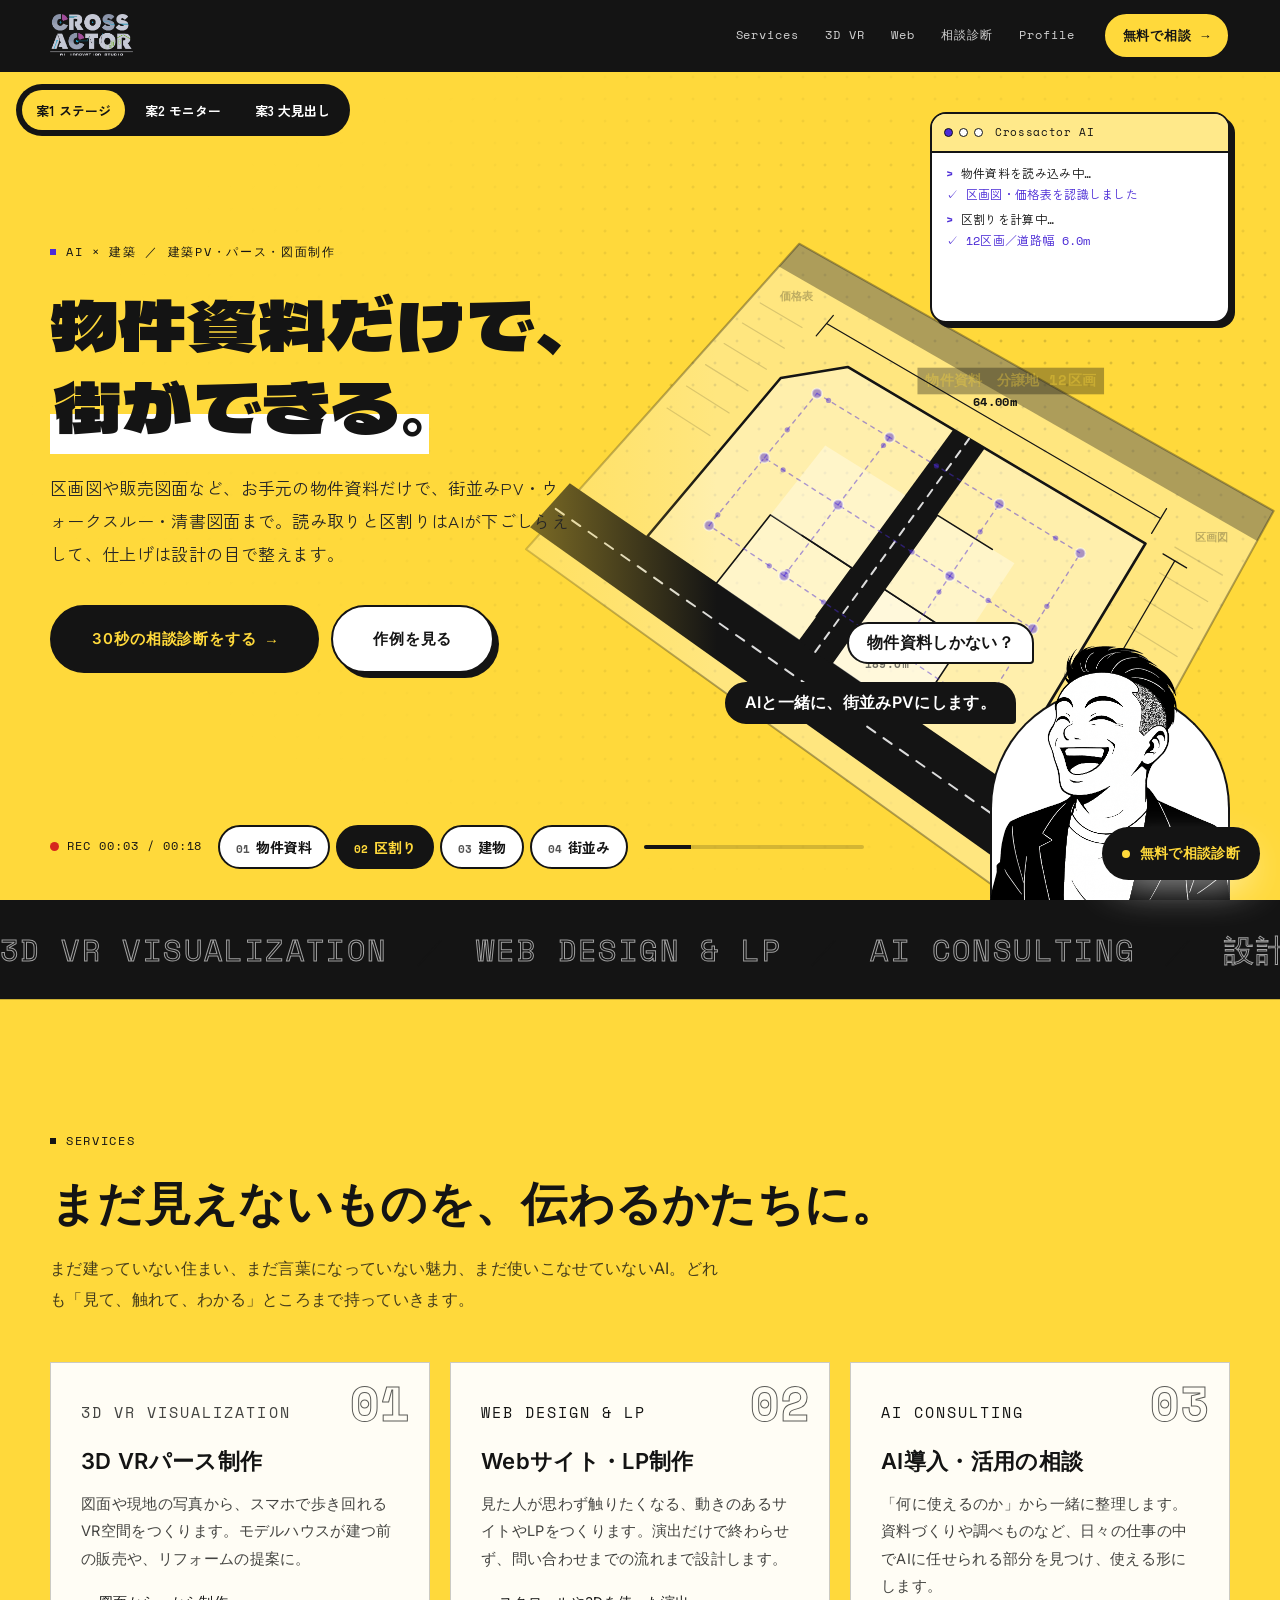
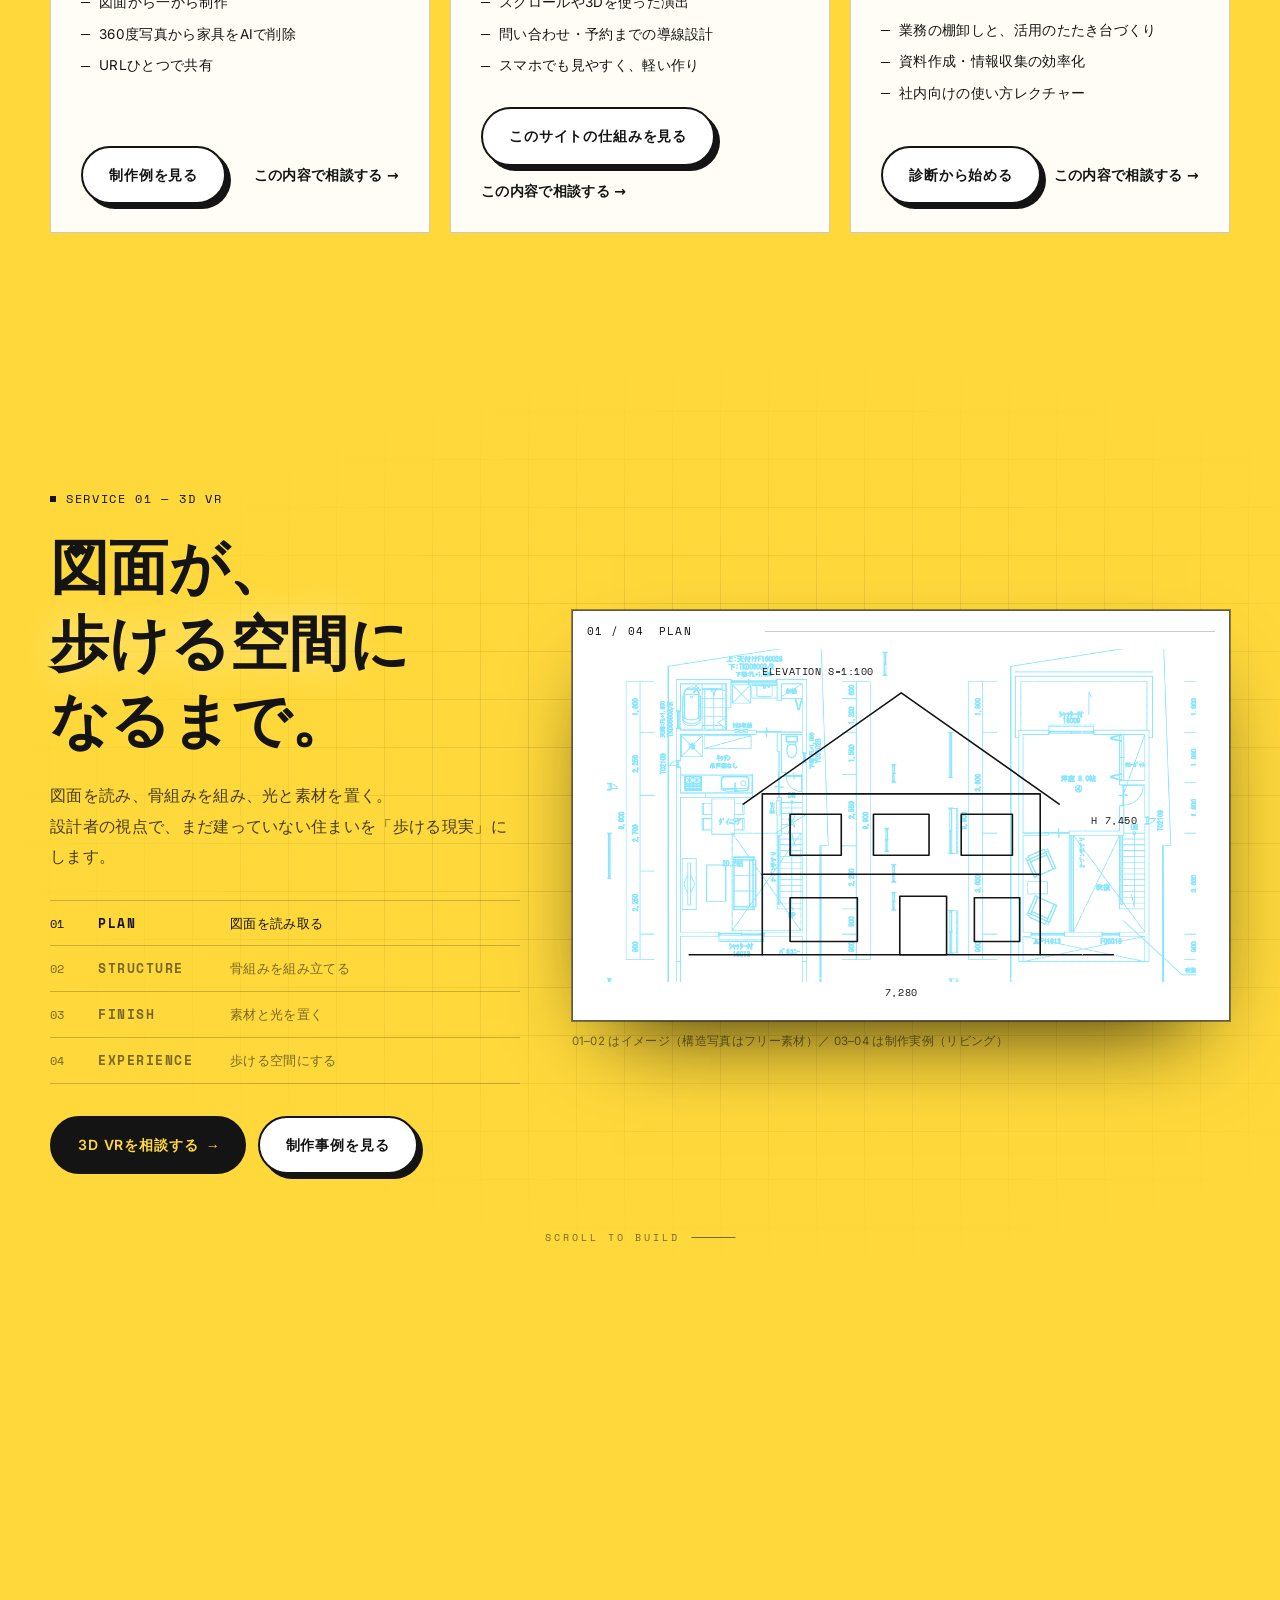
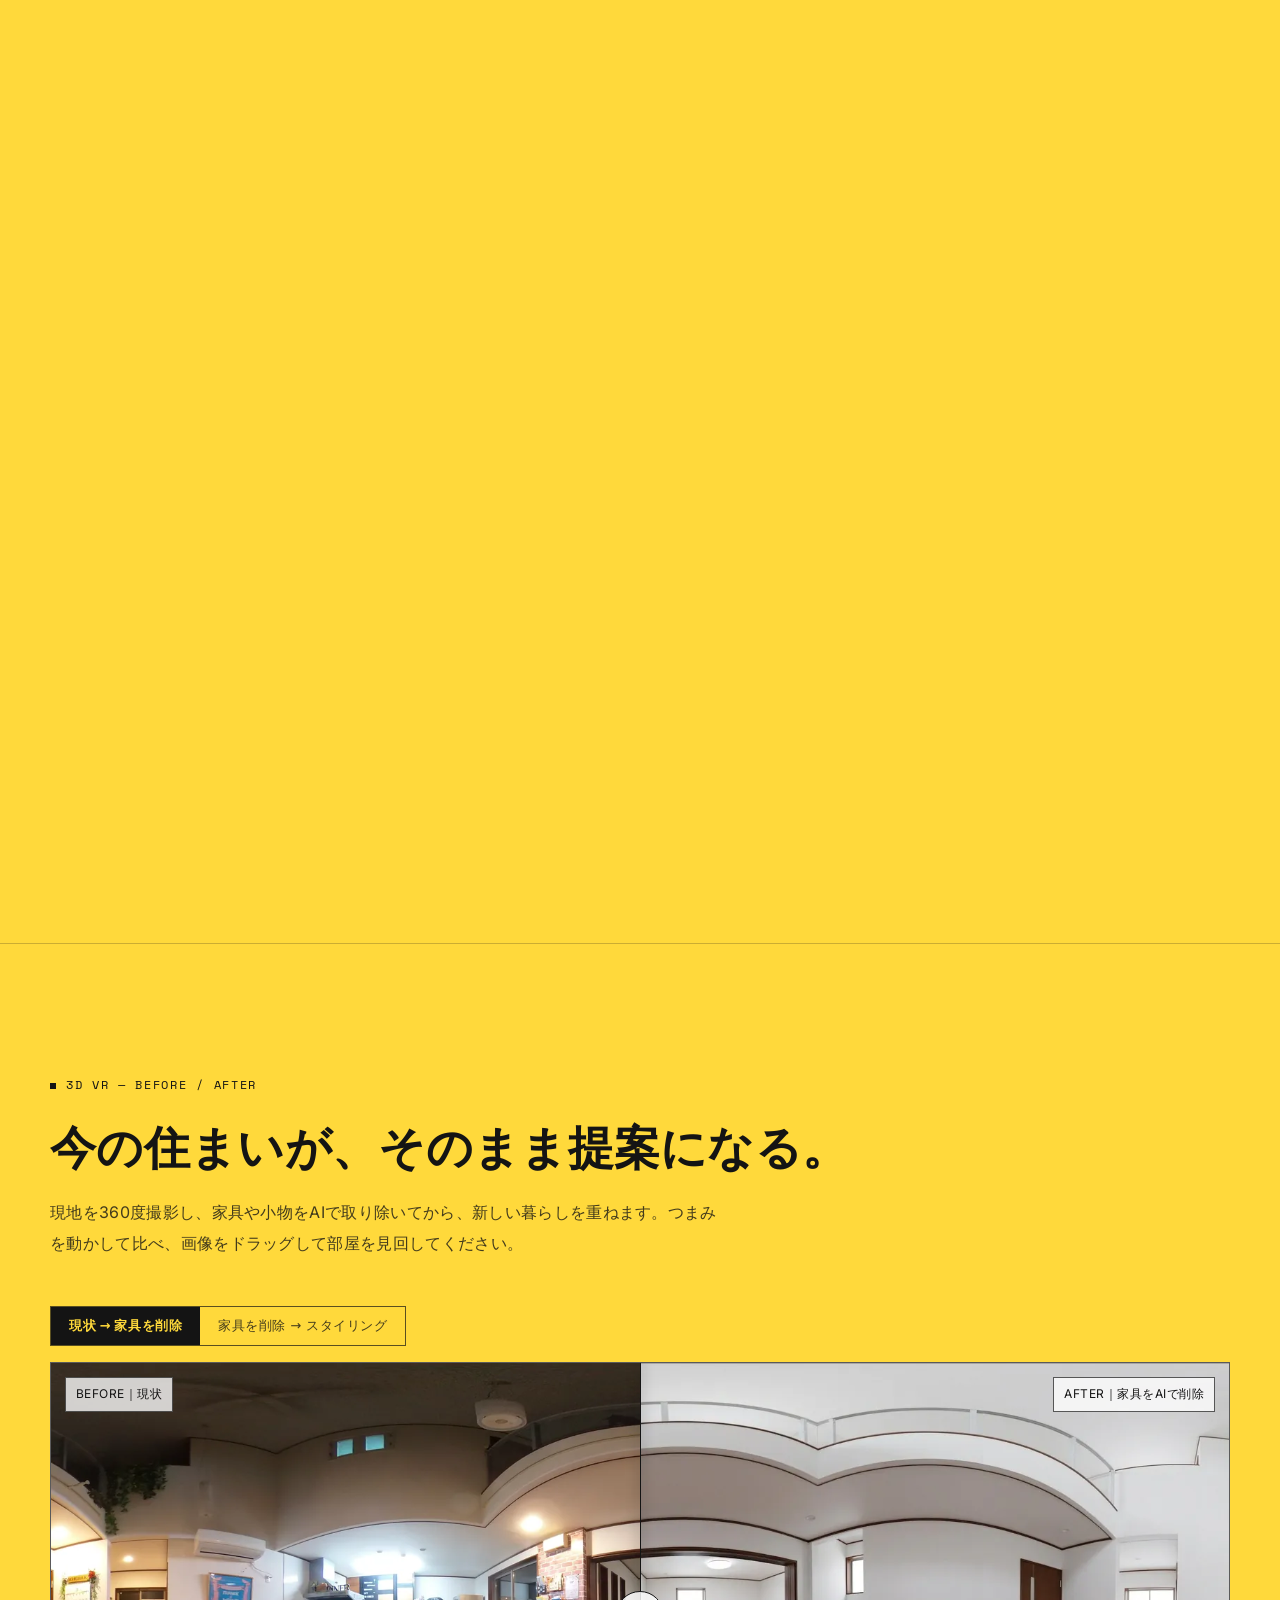
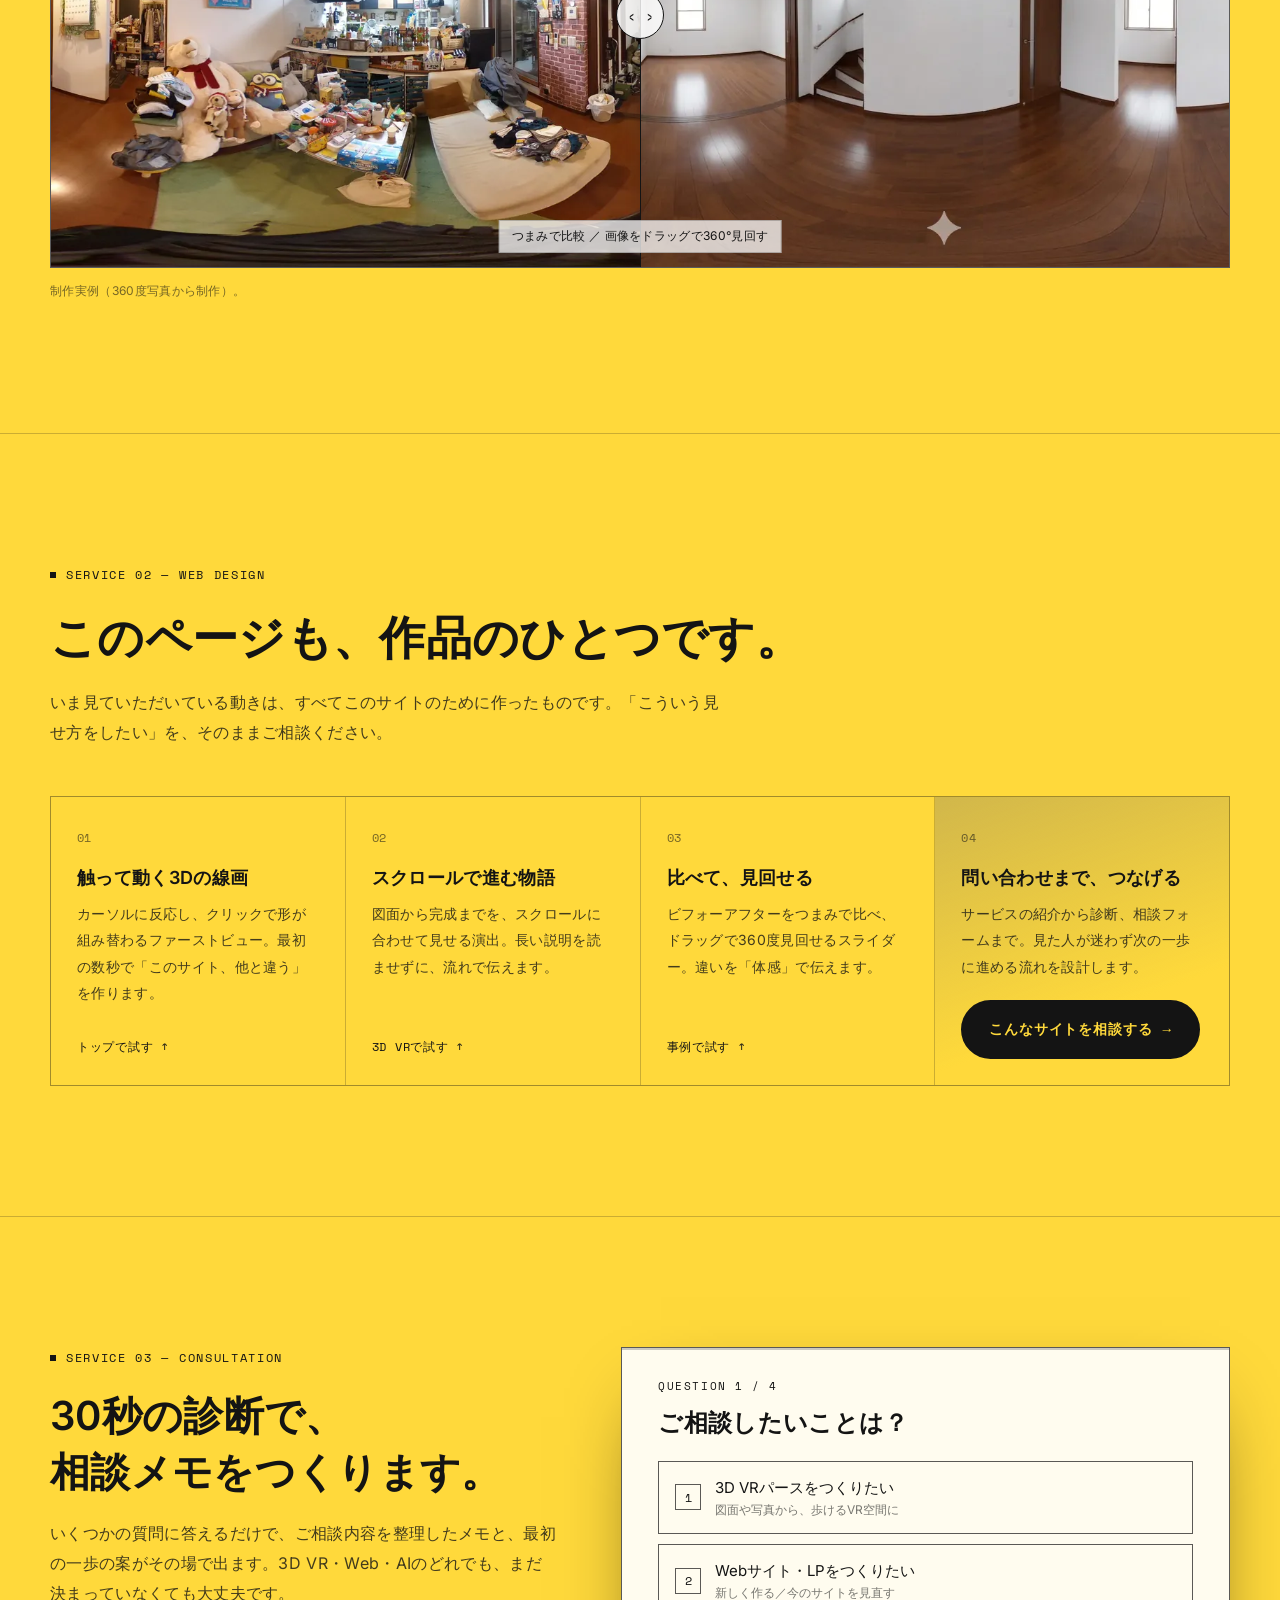
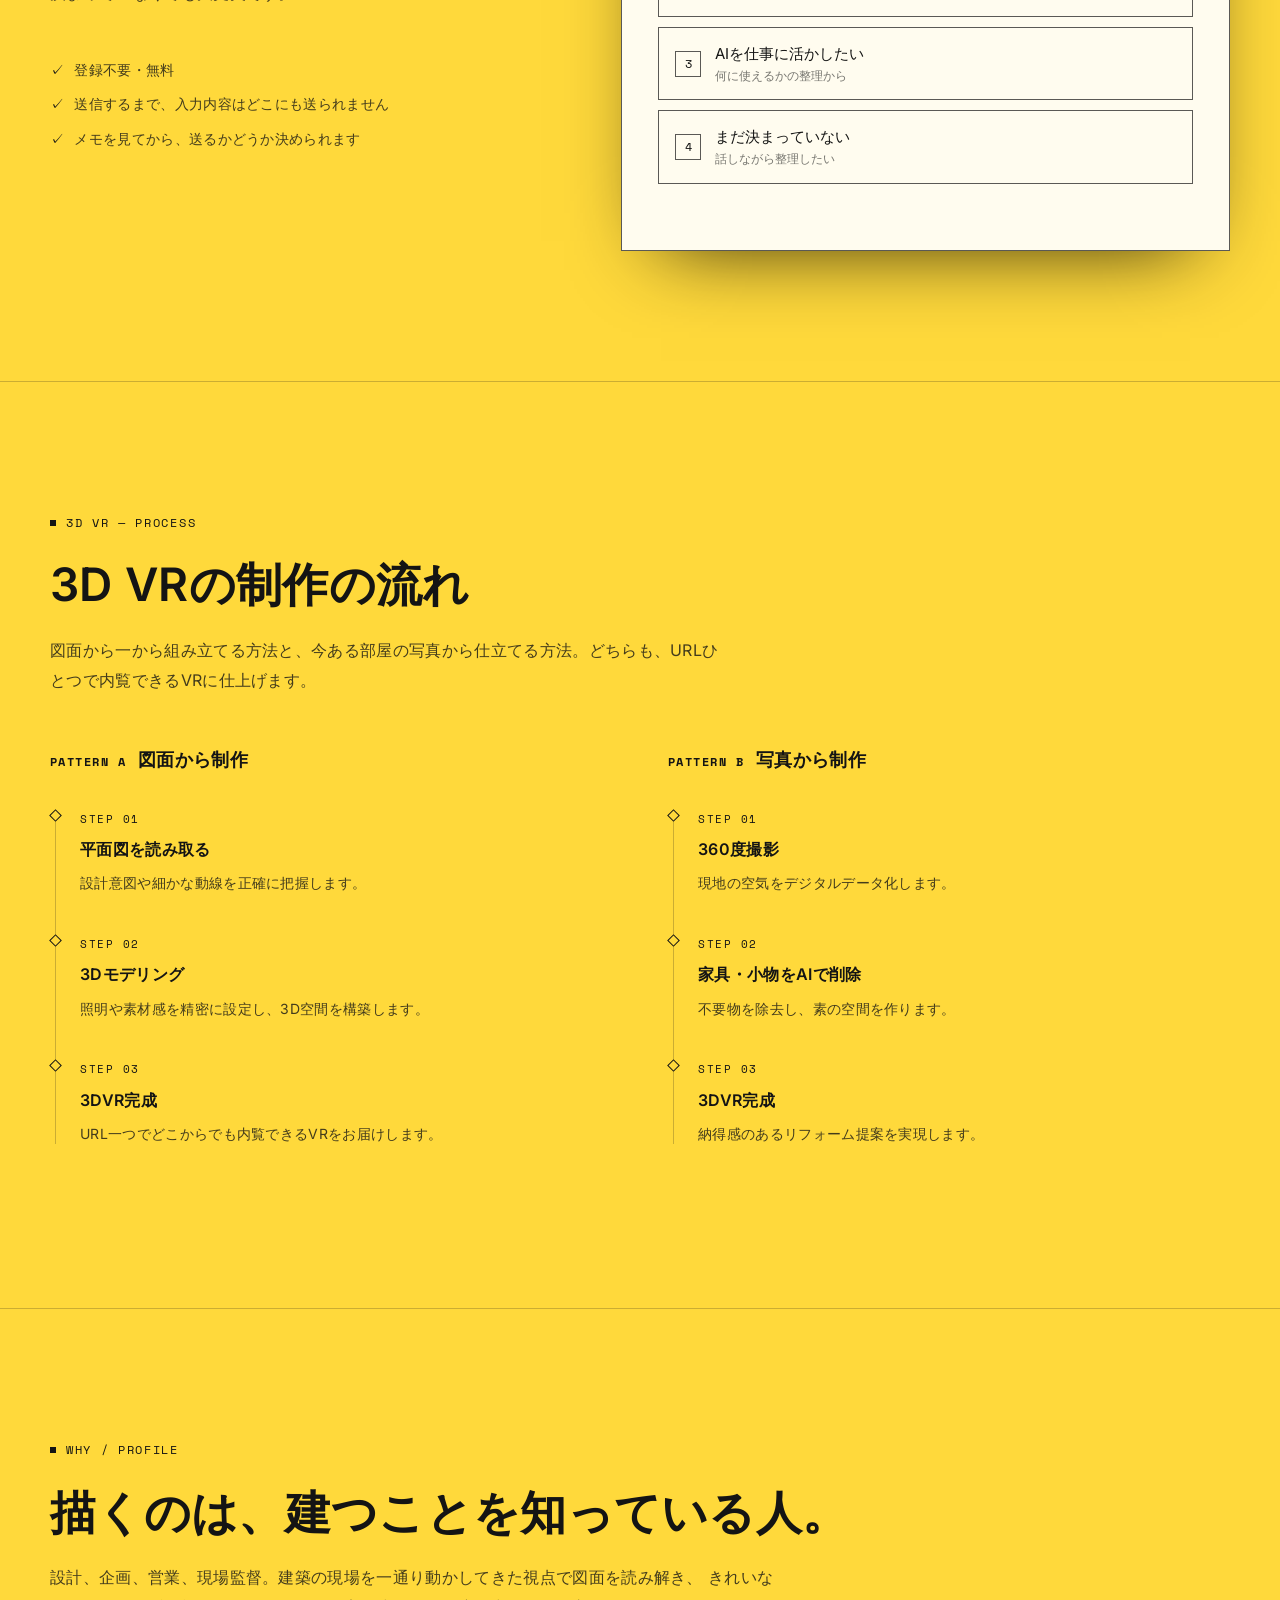
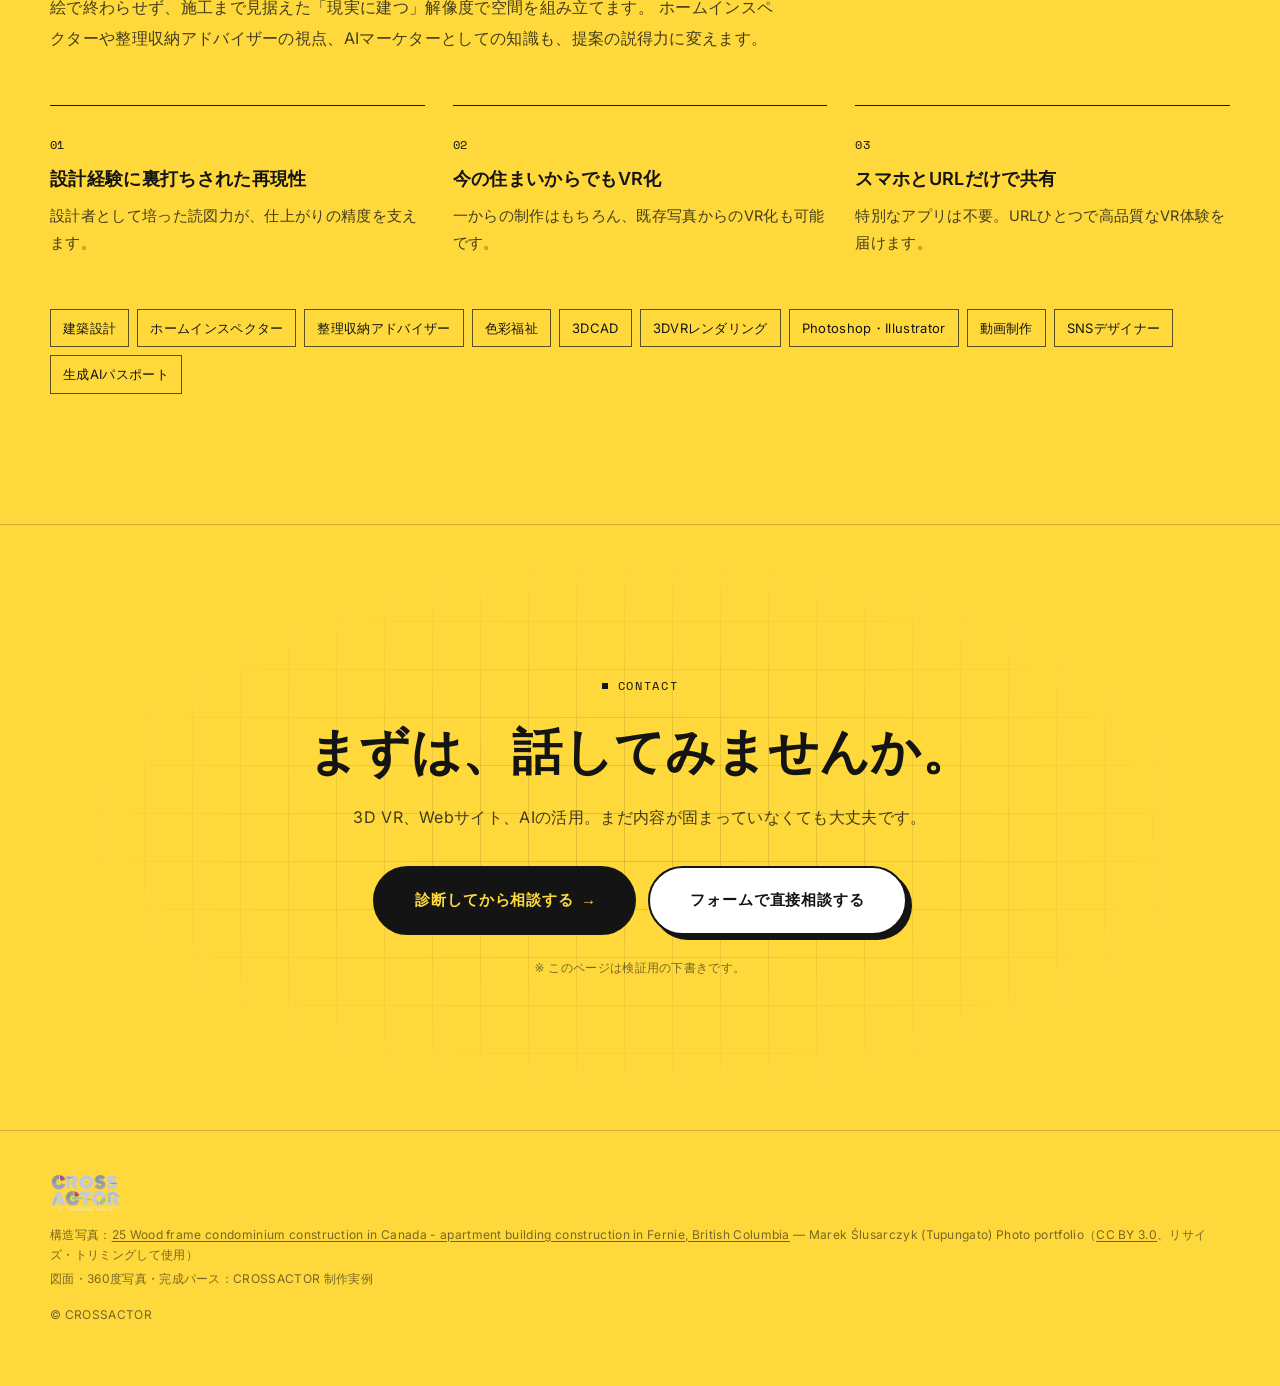
<file: index.html>
<!DOCTYPE html>
<html lang="ja">
<head>
<meta charset="UTF-8">
<meta name="viewport" content="width=device-width, initial-scale=1">
<title>CROSSACTOR — 建築も、Webも、AIも、体験に変える。</title>
<meta name="description" content="3D VRパース制作、動きのあるWebサイト・LP制作、AI導入・活用の相談。設計の現場で培った「伝わる」を、見て触れるかたちにするスタジオです。">
<link rel="stylesheet" href="styles.css">
<link rel="stylesheet" href="sections.css">
<link rel="stylesheet" href="kiiro.css">
<link rel="stylesheet" href="town.css">
</head>
<body>

<header class="nav">
  <a class="nav__logo" href="#top"><img src="assets/logo-light.png" alt="CROSSACTOR AI INNOVATION STUDIO" width="618" height="314"></a>
  <nav class="nav__links" aria-label="ページ内リンク">
    <a href="#services">Services</a>
    <a href="#vr">3D VR</a>
    <a href="#showcase">Web</a>
    <a href="#diagnosis">相談診断</a>
    <a href="#profile">Profile</a>
  </nav>
  <a class="btn btn--primary nav__cta" href="#diagnosis">無料で相談</a>
</header>

<main>

<!-- ============ HERO ============
     線だけの3Dモデルが 家 → Webサイト → AI と組み替わり、見出しの語も連動して入れ替わる -->
<section class="hero town" id="top" data-v="1">
  <canvas class="town__canvas" id="town-canvas" aria-hidden="true" data-zoom="0.6" data-cx="0.7" data-cy="0.6"></canvas>
  <p class="town__screen" aria-hidden="true">SAMPLE ／ 分譲地 12区画　PREVIEW</p>

  <div class="hero__inner">
    <p class="label rise" style="--d:.05s"><span class="label__dot"></span>AI × 建築 ／ 建築PV・パース・図面制作</p>
    <h1 class="hero__title rise tv tv1" style="--d:.15s">物件資料だけで、<br><span class="mk">街ができる。</span></h1>
    <h1 class="hero__title rise tv tv2" style="--d:.15s">物件資料から、<br><span class="mk">街並みPV</span>まで。</h1>
    <h1 class="hero__title rise tv tv3" style="--d:.15s">街は、<br>物件資料から建つ。</h1>
    <p class="hero__lead rise" style="--d:.28s">区画図や販売図面など、お手元の物件資料だけで、街並みPV・ウォークスルー・清書図面まで。読み取りと区割りはAIが下ごしらえして、仕上げは設計の目で整えます。</p>
    <div class="hero__actions rise" style="--d:.4s">
      <a class="btn btn--primary btn--lg" href="#diagnosis">30秒の相談診断をする</a>
      <a class="btn btn--line btn--lg" href="#showcase">作例を見る</a>
    </div>
  </div>

  <div class="town__ai" aria-hidden="true">
    <p class="town__ai-bar"><i></i><i></i><i></i><span>Crossactor AI</span></p>
    <div class="town__ai-log" id="town-log"></div>
  </div>

  <div class="town__hud">
    <p class="town__rec" aria-hidden="true"><i></i>REC <span id="town-tc">00:00</span> / 00:18</p>
    <ol class="town__steps" aria-label="街ができる順番。押すとその場面へ移ります">
      <li><button type="button" data-step="0"><span>01</span>物件資料</button></li>
      <li><button type="button" data-step="1"><span>02</span>区割り</button></li>
      <li><button type="button" data-step="2"><span>03</span>建物</button></li>
      <li><button type="button" data-step="3"><span>04</span>街並み</button></li>
    </ol>
    <div class="town__bar" aria-hidden="true"><i id="town-bar"></i></div>
  </div>

  <div class="hero__me" aria-hidden="true">
    <p class="bub bub1">物件資料しかない？</p>
    <p class="bub bub2">AIと一緒に、街並みPVにします。</p>
    <div class="arch"></div>
    <img src="assets/egao.png" alt="">
  </div>
</section>

<nav class="vswitch" aria-label="トップの案を切り替える（試作だけの表示）">
  <button type="button" data-v="1" aria-pressed="true">案1 ステージ</button>
  <button type="button" data-v="2" aria-pressed="false">案2 モニター</button>
  <button type="button" data-v="3" aria-pressed="false">案3 大見出し</button>
</nav>

<div class="marquee" aria-hidden="true">
  <div class="marquee__track">
    <div class="marquee__group"><span>3D VR VISUALIZATION</span><i>／</i><span>WEB DESIGN &amp; LP</span><i>／</i><span>AI CONSULTING</span><i>／</i><span>設計意図を、体験に変える</span><i>／</i></div>
    <div class="marquee__group"><span>3D VR VISUALIZATION</span><i>／</i><span>WEB DESIGN &amp; LP</span><i>／</i><span>AI CONSULTING</span><i>／</i><span>設計意図を、体験に変える</span><i>／</i></div>
  </div>
</div>

<!-- ============ SERVICES ============ -->
<section class="section" id="services">
  <div class="wrap">
    <p class="label reveal"><span class="label__dot"></span>SERVICES</p>
    <h2 class="h2 reveal">まだ見えないものを、<wbr>伝わるかたちに。</h2>
    <p class="lead reveal">まだ建っていない住まい、まだ言葉になっていない魅力、まだ使いこなせていないAI。どれも「見て、触れて、わかる」ところまで持っていきます。</p>

    <div class="svc">
      <div class="reveal">
        <article class="svc__card" data-kind="vr">
          <span class="svc__no" aria-hidden="true">01</span>
          <p class="svc__en">3D VR VISUALIZATION</p>
          <h3>3D VRパース制作</h3>
          <p>図面や現地の写真から、スマホで歩き回れるVR空間をつくります。モデルハウスが建つ前の販売や、リフォームの提案に。</p>
          <ul class="svc__list">
            <li>図面から一から制作</li>
            <li>360度写真から家具をAIで削除</li>
            <li>URLひとつで共有</li>
          </ul>
          <div class="svc__foot">
            <a class="btn btn--line" href="#vr">制作例を見る</a>
            <a class="svc__consult" href="#diagnosis" data-consult="vr">この内容で相談する →</a>
          </div>
        </article>
      </div>
      <div class="reveal" data-delay="90">
        <article class="svc__card" data-kind="web">
          <span class="svc__no" aria-hidden="true">02</span>
          <p class="svc__en">WEB DESIGN &amp; LP</p>
          <h3>Webサイト・LP制作</h3>
          <p>見た人が思わず触りたくなる、動きのあるサイトやLPをつくります。演出だけで終わらせず、問い合わせまでの流れまで設計します。</p>
          <ul class="svc__list">
            <li>スクロールや3Dを使った演出</li>
            <li>問い合わせ・予約までの導線設計</li>
            <li>スマホでも見やすく、軽い作り</li>
          </ul>
          <div class="svc__foot">
            <a class="btn btn--line" href="#showcase">このサイトの仕組みを見る</a>
            <a class="svc__consult" href="#diagnosis" data-consult="web">この内容で相談する →</a>
          </div>
        </article>
      </div>
      <div class="reveal" data-delay="180">
        <article class="svc__card" data-kind="ai">
          <span class="svc__no" aria-hidden="true">03</span>
          <p class="svc__en">AI CONSULTING</p>
          <h3>AI導入・活用の相談</h3>
          <p>「何に使えるのか」から一緒に整理します。資料づくりや調べものなど、日々の仕事の中でAIに任せられる部分を見つけ、使える形にします。</p>
          <ul class="svc__list">
            <li>業務の棚卸しと、活用のたたき台づくり</li>
            <li>資料作成・情報収集の効率化</li>
            <li>社内向けの使い方レクチャー</li>
          </ul>
          <div class="svc__foot">
            <a class="btn btn--line" href="#diagnosis" data-consult="ai">診断から始める</a>
            <a class="svc__consult" href="#diagnosis" data-consult="ai">この内容で相談する →</a>
          </div>
        </article>
      </div>
    </div>
  </div>
</section>

<!-- ============ 3D VR：SEQUENCE ============
     縦に長いセクションの中身を sticky で固定し、スクロール量で
     図面 → 構造 → 完成 → 体験 の順に建物が立ち上がっていく -->
<section class="seq" id="vr">
  <div class="seq__stage">
    <div class="grid" aria-hidden="true"></div>

    <div class="seq__copy">
      <p class="label"><span class="label__dot"></span>SERVICE 01 — 3D VR</p>
      <h2 class="seq__title">図面が、<br><span class="hl">歩ける空間</span>に<wbr>なるまで。</h2>
      <p class="seq__lead">
        図面を読み、骨組みを組み、光と素材を置く。<br>
        設計者の視点で、まだ建っていない住まいを「歩ける現実」にします。
      </p>

      <ol class="phases" aria-label="制作の段階">
        <li class="phase" data-phase="0"><span class="phase__no">01</span><span class="phase__en">PLAN</span><span class="phase__ja">図面を読み取る</span></li>
        <li class="phase" data-phase="1"><span class="phase__no">02</span><span class="phase__en">STRUCTURE</span><span class="phase__ja">骨組みを組み立てる</span></li>
        <li class="phase" data-phase="2"><span class="phase__no">03</span><span class="phase__en">FINISH</span><span class="phase__ja">素材と光を置く</span></li>
        <li class="phase" data-phase="3"><span class="phase__no">04</span><span class="phase__en">EXPERIENCE</span><span class="phase__ja">歩ける空間にする</span></li>
      </ol>

      <div class="seq__actions">
        <a class="btn btn--primary" href="#diagnosis" data-consult="vr">3D VRを相談する</a>
        <a class="btn btn--line" href="#compare">制作事例を見る</a>
      </div>
    </div>

    <div class="seq__view">
      <div class="frame" aria-hidden="true">
        <img class="layer layer--plan" src="assets/plan-lines.webp" alt="">
        <img class="layer layer--structure" src="assets/structure.webp" alt="">
        <svg class="layer layer--draw" id="drawing" viewBox="0 0 800 560" preserveAspectRatio="xMidYMid meet">
          <g id="g-plan"></g>
          <g id="g-struct"></g>
        </svg>
        <img class="layer layer--finish" src="assets/render-living.webp" alt="">

        <div class="vr">
          <span class="vr__c vr__c--tl"></span><span class="vr__c vr__c--tr"></span>
          <span class="vr__c vr__c--bl"></span><span class="vr__c vr__c--br"></span>
          <span class="vr__cross"></span>
          <span class="vr__read">VR VIEW ／ MOVE TO LOOK</span>
        </div>

        <div class="hud">
          <span class="hud__no">01 / 04</span>
          <span class="hud__name">PLAN</span>
          <span class="hud__bar"><i></i></span>
        </div>
      </div>
      <p class="view__caption">01–02 はイメージ（構造写真はフリー素材）／ 03–04 は制作実例（リビング）</p>
    </div>

    <div class="scrollcue" aria-hidden="true">SCROLL TO BUILD<span></span></div>
  </div>
</section>

<!-- ============ 3D VR：BEFORE / AFTER ============ -->
<section class="section" id="compare">
  <div class="wrap">
    <p class="label reveal"><span class="label__dot"></span>3D VR — BEFORE / AFTER</p>
    <h2 class="h2 reveal">今の住まいが、そのまま提案になる。</h2>
    <p class="lead reveal">現地を360度撮影し、家具や小物をAIで取り除いてから、新しい暮らしを重ねます。つまみを動かして比べ、画像をドラッグして部屋を見回してください。</p>

    <div class="cmp-tabs reveal" role="tablist" aria-label="比較する組み合わせ">
      <button class="cmp-tab" role="tab" aria-selected="true"
        data-a="assets/room-before.webp" data-b="assets/room-cleared.webp"
        data-la="BEFORE｜現状" data-lb="AFTER｜家具をAIで削除">現状 → 家具を削除</button>
      <button class="cmp-tab" role="tab" aria-selected="false"
        data-a="assets/room-cleared.webp" data-b="assets/room-styled.webp"
        data-la="BEFORE｜家具を削除" data-lb="AFTER｜スタイリング">家具を削除 → スタイリング</button>
    </div>

    <div class="cmp reveal" id="cmp">
      <div class="cmp__img cmp__img--a"></div>
      <div class="cmp__img cmp__img--b"></div>
      <span class="cmp__line"></span>
      <button class="cmp__handle" type="button" role="slider" aria-label="比較の位置" aria-valuemin="0" aria-valuemax="100" aria-valuenow="50">‹ ›</button>
      <span class="cmp__tag cmp__tag--a">BEFORE｜現状</span>
      <span class="cmp__tag cmp__tag--b">AFTER｜家具をAIで削除</span>
      <p class="cmp__hint">つまみで比較 ／ 画像をドラッグで360°見回す</p>
    </div>
    <p class="cmp-note">制作実例（360度写真から制作）。</p>
  </div>
</section>

<!-- ============ WEB：SHOWCASE ============ -->
<section class="section" id="showcase">
  <div class="wrap">
    <p class="label reveal"><span class="label__dot"></span>SERVICE 02 — WEB DESIGN</p>
    <h2 class="h2 reveal">このページも、<wbr>作品のひとつです。</h2>
    <p class="lead reveal">いま見ていただいている動きは、すべてこのサイトのために作ったものです。「こういう見せ方をしたい」を、そのままご相談ください。</p>

    <div class="show">
      <a class="show__item reveal" href="#top">
        <span class="show__no">01</span>
        <h3>触って動く3Dの線画</h3>
        <p>カーソルに反応し、クリックで形が組み替わるファーストビュー。最初の数秒で「このサイト、他と違う」を作ります。</p>
        <span class="show__go">トップで試す ↑</span>
      </a>
      <a class="show__item reveal" href="#vr" data-delay="80">
        <span class="show__no">02</span>
        <h3>スクロールで進む物語</h3>
        <p>図面から完成までを、スクロールに合わせて見せる演出。長い説明を読ませずに、流れで伝えます。</p>
        <span class="show__go">3D VRで試す ↑</span>
      </a>
      <a class="show__item reveal" href="#compare" data-delay="160">
        <span class="show__no">03</span>
        <h3>比べて、見回せる</h3>
        <p>ビフォーアフターをつまみで比べ、ドラッグで360度見回せるスライダー。違いを「体感」で伝えます。</p>
        <span class="show__go">事例で試す ↑</span>
      </a>
      <div class="show__item show__item--cta reveal" data-delay="240">
        <span class="show__no">04</span>
        <h3>問い合わせまで、つなげる</h3>
        <p>サービスの紹介から診断、相談フォームまで。見た人が迷わず次の一歩に進める流れを設計します。</p>
        <a class="btn btn--primary" href="#diagnosis" data-consult="web">こんなサイトを相談する</a>
      </div>
    </div>
  </div>
</section>

<!-- ============ 相談診断 ============ -->
<section class="section diag" id="diagnosis">
  <div class="wrap diag__wrap">
    <div class="diag__intro">
      <p class="label reveal"><span class="label__dot"></span>SERVICE 03 — CONSULTATION</p>
      <h2 class="h2 reveal">30秒の診断で、<br>相談メモを<wbr>つくります。</h2>
      <p class="lead reveal">いくつかの質問に答えるだけで、ご相談内容を整理したメモと、最初の一歩の案がその場で出ます。3D VR・Web・AIのどれでも、まだ決まっていなくても大丈夫です。</p>
      <ul class="diag__points reveal">
        <li>登録不要・無料</li>
        <li>送信するまで、入力内容はどこにも送られません</li>
        <li>メモを見てから、送るかどうか決められます</li>
      </ul>
    </div>

    <div class="diag__panel reveal" id="diag">
      <div class="diag__bar"><i id="diag-bar"></i></div>
      <div class="diag__view" id="diag-view" aria-live="polite"></div>
      <div class="diag__nav"><button type="button" class="diag__back" id="diag-back" hidden>← ひとつ戻る</button></div>
      <noscript><p class="diag__msg">診断には JavaScript が必要です。下のフォームから直接ご相談ください。</p></noscript>
    </div>
  </div>
</section>

<!-- ============ 3D VR：PROCESS ============ -->
<section class="section" id="process">
  <div class="wrap">
    <p class="label reveal"><span class="label__dot"></span>3D VR — PROCESS</p>
    <h2 class="h2 reveal">3D VRの制作の流れ</h2>
    <p class="lead reveal">図面から一から組み立てる方法と、今ある部屋の写真から仕立てる方法。どちらも、URLひとつで内覧できるVRに仕上げます。</p>

    <div class="tracks">
      <div class="track reveal">
        <h3><small>PATTERN A</small>図面から制作</h3>
        <ol class="steps">
          <li class="step"><span class="step__no">STEP 01</span><h4>平面図を読み取る</h4><p>設計意図や細かな動線を正確に把握します。</p></li>
          <li class="step"><span class="step__no">STEP 02</span><h4>3Dモデリング</h4><p>照明や素材感を精密に設定し、3D空間を構築します。</p></li>
          <li class="step"><span class="step__no">STEP 03</span><h4>3DVR完成</h4><p>URL一つでどこからでも内覧できるVRをお届けします。</p></li>
        </ol>
      </div>
      <div class="track reveal" data-delay="120">
        <h3><small>PATTERN B</small>写真から制作</h3>
        <ol class="steps">
          <li class="step"><span class="step__no">STEP 01</span><h4>360度撮影</h4><p>現地の空気をデジタルデータ化します。</p></li>
          <li class="step"><span class="step__no">STEP 02</span><h4>家具・小物をAIで削除</h4><p>不要物を除去し、素の空間を作ります。</p></li>
          <li class="step"><span class="step__no">STEP 03</span><h4>3DVR完成</h4><p>納得感のあるリフォーム提案を実現します。</p></li>
        </ol>
      </div>
    </div>
  </div>
</section>

<!-- ============ PROFILE ============ -->
<section class="section" id="profile">
  <div class="wrap">
    <p class="label reveal"><span class="label__dot"></span>WHY / PROFILE</p>
    <h2 class="h2 reveal">描くのは、建つことを<wbr>知っている人。</h2>
    <p class="profile__text reveal">
      設計、企画、営業、現場監督。建築の現場を一通り動かしてきた視点で図面を読み解き、
      きれいな絵で終わらせず、施工まで見据えた「現実に建つ」解像度で空間を組み立てます。
      ホームインスペクターや整理収納アドバイザーの視点、AIマーケターとしての知識も、提案の説得力に変えます。
    </p>

    <div class="why">
      <div class="why__item reveal"><span class="why__no">01</span><h3>設計経験に裏打ちされた再現性</h3><p>設計者として培った読図力が、仕上がりの精度を支えます。</p></div>
      <div class="why__item reveal" data-delay="90"><span class="why__no">02</span><h3>今の住まいからでもVR化</h3><p>一からの制作はもちろん、既存写真からのVR化も可能です。</p></div>
      <div class="why__item reveal" data-delay="180"><span class="why__no">03</span><h3>スマホとURLだけで共有</h3><p>特別なアプリは不要。URLひとつで高品質なVR体験を届けます。</p></div>
    </div>

    <ul class="skills reveal" aria-label="スキルと資格">
      <li>建築設計</li><li>ホームインスペクター</li><li>整理収納アドバイザー</li><li>色彩福祉</li>
      <li>3DCAD</li><li>3DVRレンダリング</li><li>Photoshop・Illustrator</li><li>動画制作</li>
      <li>SNSデザイナー</li><li>生成AIパスポート</li>
    </ul>
  </div>
</section>

<!-- ============ CONTACT ============ -->
<section class="cta" id="contact">
  <div class="wrap cta__inner">
    <p class="label label--center reveal"><span class="label__dot"></span>CONTACT</p>
    <h2 class="cta__title reveal">まずは、話してみませんか。</h2>
    <p class="cta__lead reveal">3D VR、Webサイト、AIの活用。まだ内容が固まっていなくても大丈夫です。</p>
    <div class="cta__actions reveal">
      <a class="btn btn--primary btn--lg" href="#diagnosis">診断してから相談する</a>
      <a class="btn btn--line btn--lg" id="form-direct" href="#contact">フォームで直接相談する</a>
    </div>
    <p class="cta__note" id="form-note">※ このページは検証用の下書きです。</p>
  </div>
</section>

</main>

<a class="float-cta" id="float-cta" href="#diagnosis"><span class="float-cta__dot" aria-hidden="true"></span>無料で相談診断</a>

<footer class="foot">
  <div class="wrap foot__inner">
    <img class="foot__logo" src="assets/logo-light.png" alt="CROSSACTOR" width="618" height="314">
    <ul class="credits">
      <li>構造写真：<a href="https://commons.wikimedia.org/wiki/File:25_Wood_frame_condominium_construction_in_Canada_-_apartment_building_construction_in_Fernie,_British_Columbia.jpg" rel="noopener">25 Wood frame condominium construction in Canada - apartment building construction in Fernie, British Columbia</a> — Marek Ślusarczyk (Tupungato) Photo portfolio（<a href="https://creativecommons.org/licenses/by/3.0" rel="noopener license">CC BY 3.0</a>、リサイズ・トリミングして使用）</li>
      <li>図面・360度写真・完成パース：CROSSACTOR 制作実例</li>
    </ul>
    <p class="foot__copy">© CROSSACTOR</p>
  </div>
</footer>

<script src="hero3d.js"></script>
<script src="town.js"></script>
<script src="town-ui.js"></script>
<script src="app.js"></script>
<script src="top.js"></script>
<script src="consult.js"></script>
</body>
</html>
</file>
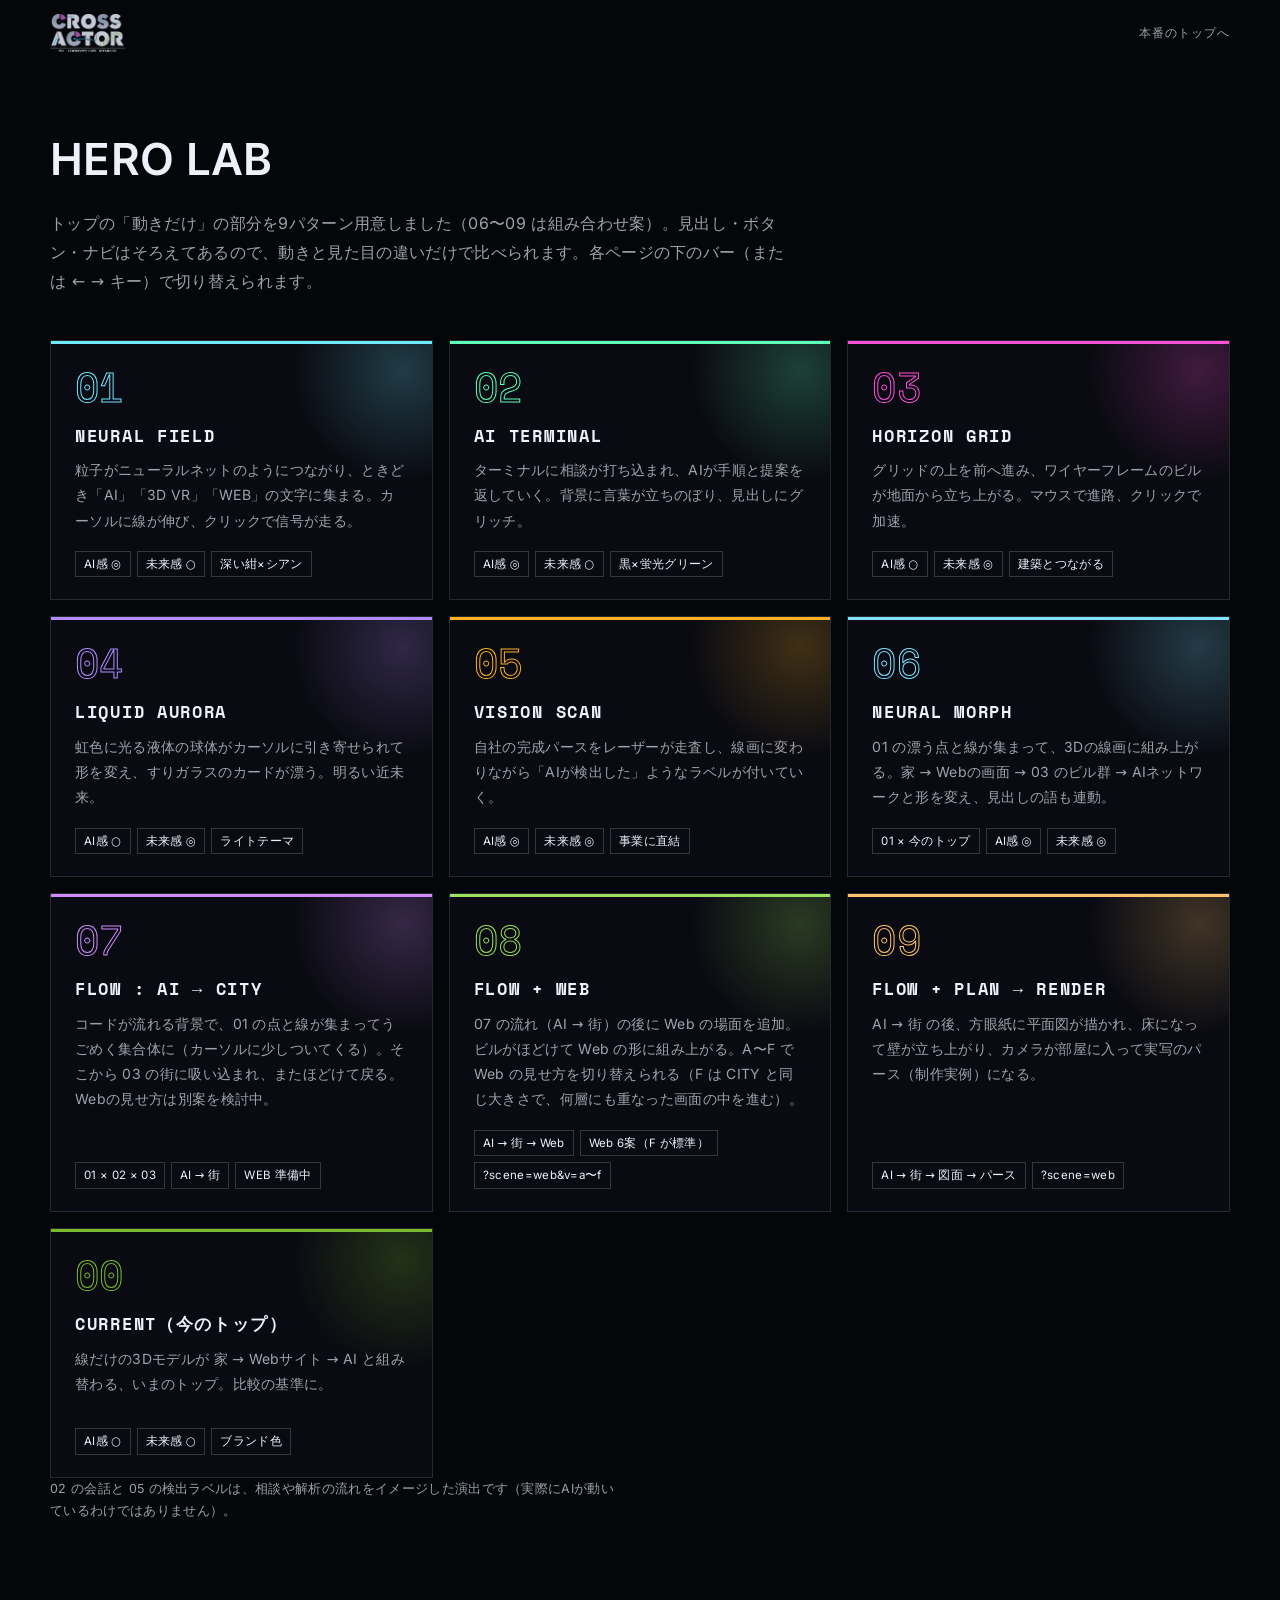
<file: hero-lab/index.html>
<!DOCTYPE html>
<html lang="ja">
<head>
<meta charset="UTF-8">
<meta name="viewport" content="width=device-width, initial-scale=1">
<title>HERO LAB — CROSSACTOR トップの9パターン</title>
<link rel="stylesheet" href="lab.css">
<style>
  body{ background:#05060a; }
  .gallery{ width:min(100% - 48px, 1180px); margin:0 auto; padding:120px 0 80px; }
  .gallery h1{ margin:0 0 10px; font-size:clamp(28px, 4vw, 44px); }
  .gallery > p{ margin:0 0 44px; color:var(--muted); max-width:46em; }
  .cards{ display:grid; grid-template-columns:repeat(auto-fit, minmax(300px, 1fr)); gap:16px; }
  .card{
    position:relative; overflow:hidden; display:flex; flex-direction:column;
    min-height:250px; padding:26px 24px 22px; text-decoration:none;
    border:1px solid rgba(255,255,255,.12); background:#0a0b12;
    transition:transform .4s var(--ease), border-color .4s var(--ease);
  }
  .card::before{ content:""; position:absolute; inset:0 0 auto 0; height:3px; background:var(--c); }
  .card::after{
    content:""; position:absolute; right:-80px; top:-80px; width:220px; height:220px; border-radius:50%;
    background:radial-gradient(circle, var(--c), transparent 70%); opacity:.22; pointer-events:none;
  }
  .card:hover{ transform:translateY(-4px); border-color:rgba(255,255,255,.3); }
  .card__no{ font-family:var(--mono); font-size:40px; line-height:1; color:transparent; -webkit-text-stroke:1px var(--c); }
  .card h2{ margin:14px 0 6px; font-family:var(--mono); font-size:17px; letter-spacing:.1em; }
  .card p{ margin:0 0 18px; color:var(--muted); font-size:14px; line-height:1.8; }
  .tags{ display:flex; flex-wrap:wrap; gap:6px; margin-top:auto; }
  .tags span{ padding:2px 8px; font-size:11.5px; border:1px solid rgba(255,255,255,.18); color:var(--text); }
  .card--now{ --c:#7aba2a; }
  .note{ margin:36px 0 0; font-size:12.5px; color:var(--faint); }
</style>
</head>
<body>

<header class="lab-nav">
  <a class="lab-nav__logo" href="../index.html"><img src="../assets/logo-light.png" alt="CROSSACTOR" width="618" height="314"></a>
  <nav class="lab-nav__links" aria-label="サイト"><a href="../index.html">本番のトップへ</a></nav>
</header>

<main class="gallery">
  <h1>HERO LAB</h1>
  <p>トップの「動きだけ」の部分を9パターン用意しました（06〜09 は組み合わせ案）。見出し・ボタン・ナビはそろえてあるので、動きと見た目の違いだけで比べられます。各ページの下のバー（または ← → キー）で切り替えられます。</p>

  <div class="cards">
    <a class="card" href="01-neural.html" style="--c:#6ee7ff">
      <span class="card__no">01</span>
      <h2>NEURAL FIELD</h2>
      <p>粒子がニューラルネットのようにつながり、ときどき「AI」「3D VR」「WEB」の文字に集まる。カーソルに線が伸び、クリックで信号が走る。</p>
      <div class="tags"><span>AI感 ◎</span><span>未来感 ○</span><span>深い紺×シアン</span></div>
    </a>
    <a class="card" href="02-terminal.html" style="--c:#5dffb6">
      <span class="card__no">02</span>
      <h2>AI TERMINAL</h2>
      <p>ターミナルに相談が打ち込まれ、AIが手順と提案を返していく。背景に言葉が立ちのぼり、見出しにグリッチ。</p>
      <div class="tags"><span>AI感 ◎</span><span>未来感 ○</span><span>黒×蛍光グリーン</span></div>
    </a>
    <a class="card" href="03-grid.html" style="--c:#ff4fd8">
      <span class="card__no">03</span>
      <h2>HORIZON GRID</h2>
      <p>グリッドの上を前へ進み、ワイヤーフレームのビルが地面から立ち上がる。マウスで進路、クリックで加速。</p>
      <div class="tags"><span>AI感 ○</span><span>未来感 ◎</span><span>建築とつながる</span></div>
    </a>
    <a class="card" href="04-aurora.html" style="--c:#b18cff">
      <span class="card__no">04</span>
      <h2>LIQUID AURORA</h2>
      <p>虹色に光る液体の球体がカーソルに引き寄せられて形を変え、すりガラスのカードが漂う。明るい近未来。</p>
      <div class="tags"><span>AI感 ○</span><span>未来感 ◎</span><span>ライトテーマ</span></div>
    </a>
    <a class="card" href="05-scan.html" style="--c:#ffb020">
      <span class="card__no">05</span>
      <h2>VISION SCAN</h2>
      <p>自社の完成パースをレーザーが走査し、線画に変わりながら「AIが検出した」ようなラベルが付いていく。</p>
      <div class="tags"><span>AI感 ◎</span><span>未来感 ◎</span><span>事業に直結</span></div>
    </a>
    <a class="card" href="06-neural-morph.html" style="--c:#7fe3ff">
      <span class="card__no">06</span>
      <h2>NEURAL MORPH</h2>
      <p>01 の漂う点と線が集まって、3Dの線画に組み上がる。家 → Webの画面 → 03 のビル群 → AIネットワークと形を変え、見出しの語も連動。</p>
      <div class="tags"><span>01 × 今のトップ</span><span>AI感 ◎</span><span>未来感 ◎</span></div>
    </a>
    <a class="card" href="07-flow.html" style="--c:#cf8bff">
      <span class="card__no">07</span>
      <h2>FLOW : AI → CITY</h2>
      <p>コードが流れる背景で、01 の点と線が集まってうごめく集合体に（カーソルに少しついてくる）。そこから 03 の街に吸い込まれ、またほどけて戻る。Webの見せ方は別案を検討中。</p>
      <div class="tags"><span>01 × 02 × 03</span><span>AI → 街</span><span>WEB 準備中</span></div>
    </a>
    <a class="card" href="08-flow-web.html" style="--c:#9be15d">
      <span class="card__no">08</span>
      <h2>FLOW + WEB</h2>
      <p>07 の流れ（AI → 街）の後に Web の場面を追加。ビルがほどけて Web の形に組み上がる。A〜F で Web の見せ方を切り替えられる（F は CITY と同じ大きさで、何層にも重なった画面の中を進む）。</p>
      <div class="tags"><span>AI → 街 → Web</span><span>Web 6案（F が標準）</span><span>?scene=web&amp;v=a〜f</span></div>
    </a>
    <a class="card" href="09-flow-plan.html" style="--c:#ffc46b">
      <span class="card__no">09</span>
      <h2>FLOW + PLAN → RENDER</h2>
      <p>AI → 街 の後、方眼紙に平面図が描かれ、床になって壁が立ち上がり、カメラが部屋に入って実写のパース（制作実例）になる。</p>
      <div class="tags"><span>AI → 街 → 図面 → パース</span><span>?scene=web</span></div>
    </a>
    <a class="card card--now" href="../index.html">
      <span class="card__no">00</span>
      <h2>CURRENT（今のトップ）</h2>
      <p>線だけの3Dモデルが 家 → Webサイト → AI と組み替わる、いまのトップ。比較の基準に。</p>
      <div class="tags"><span>AI感 ○</span><span>未来感 ○</span><span>ブランド色</span></div>
    </a>
  </div>

  <p class="note">02 の会話と 05 の検出ラベルは、相談や解析の流れをイメージした演出です（実際にAIが動いているわけではありません）。</p>
</main>

</body>
</html>
</file>
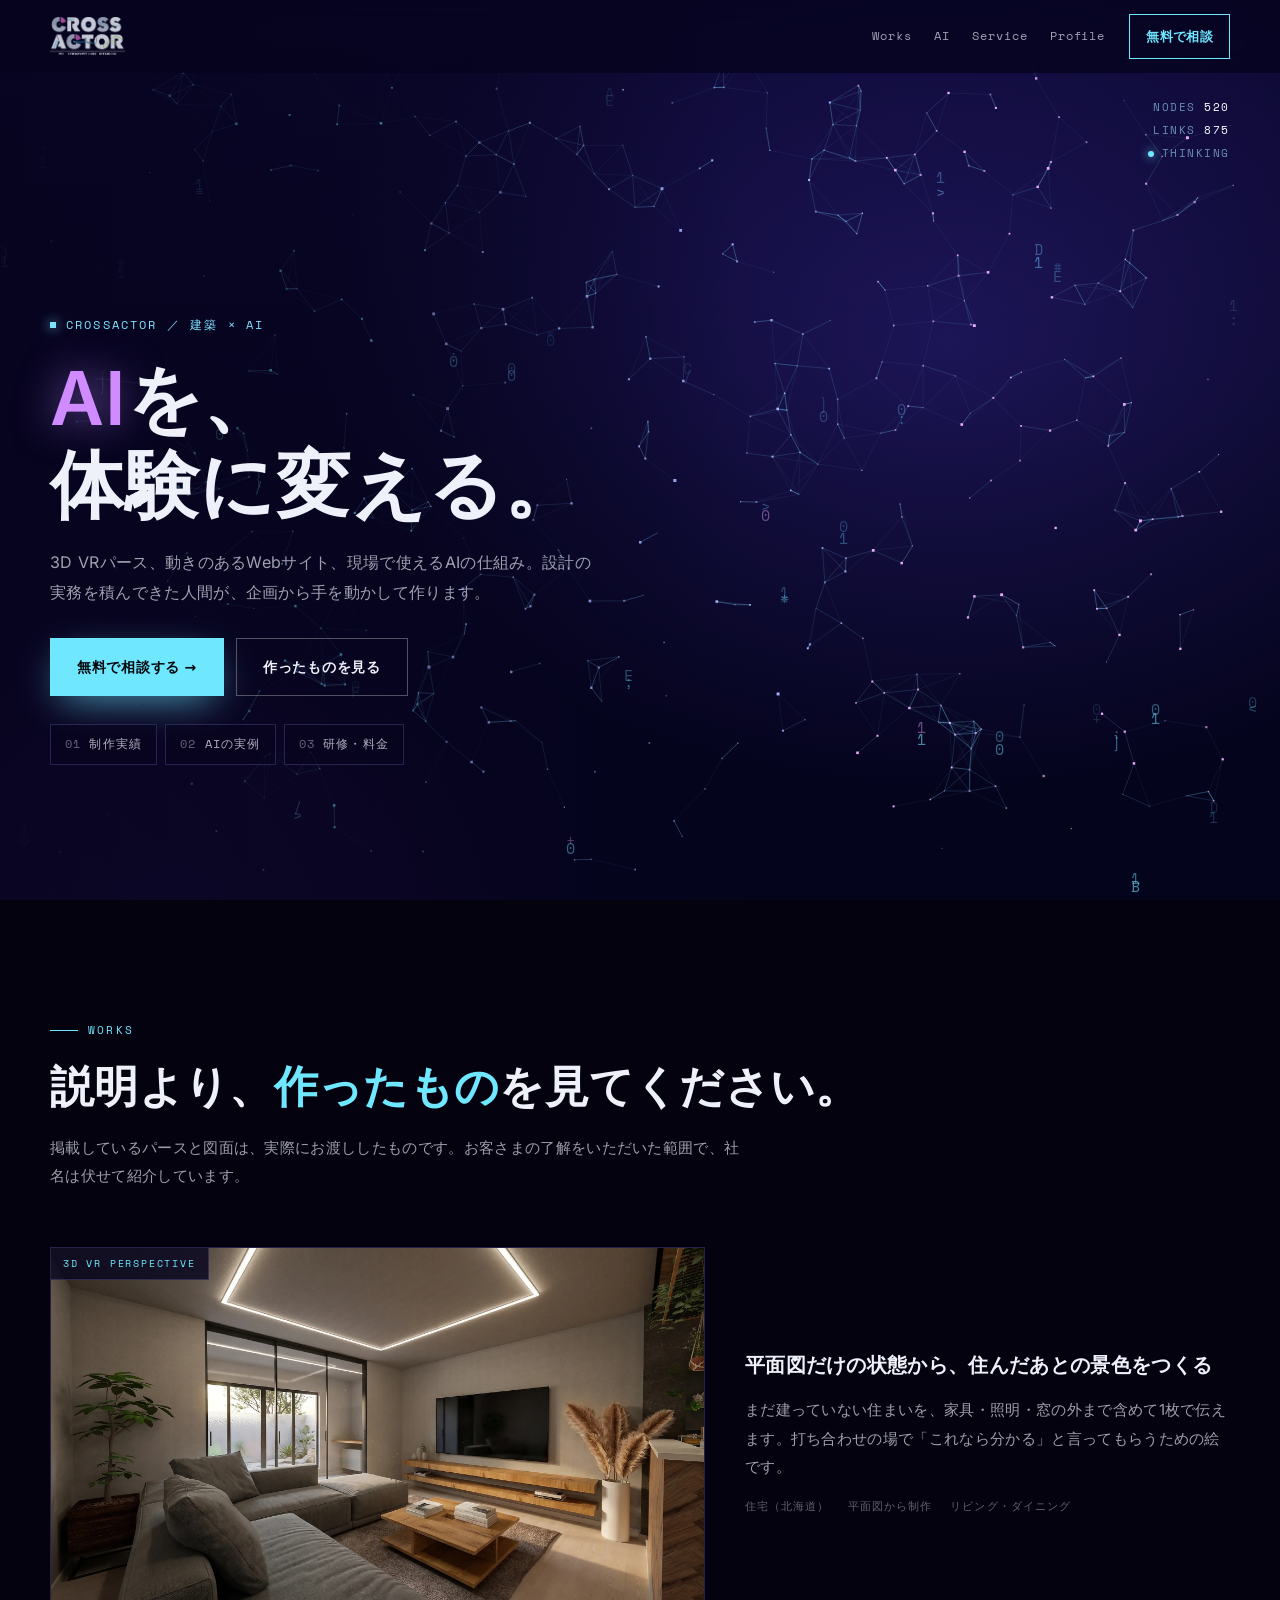
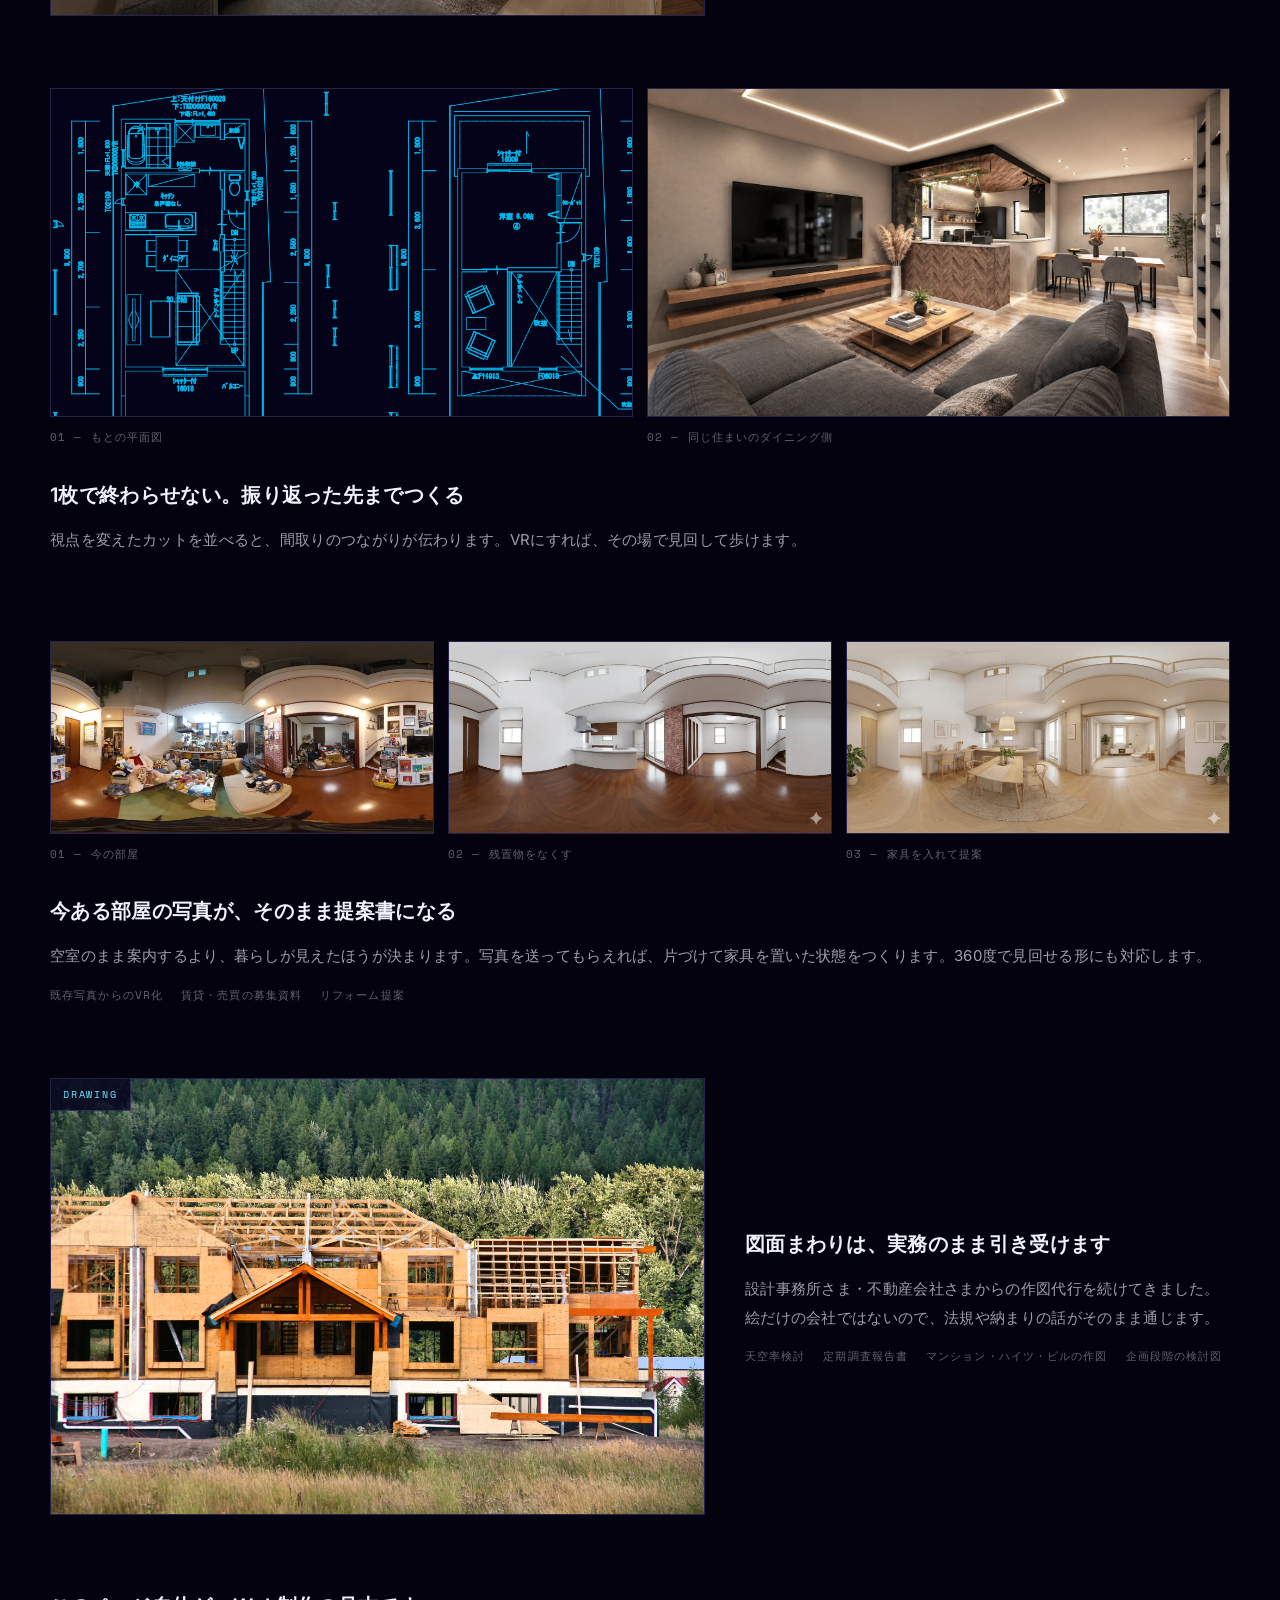
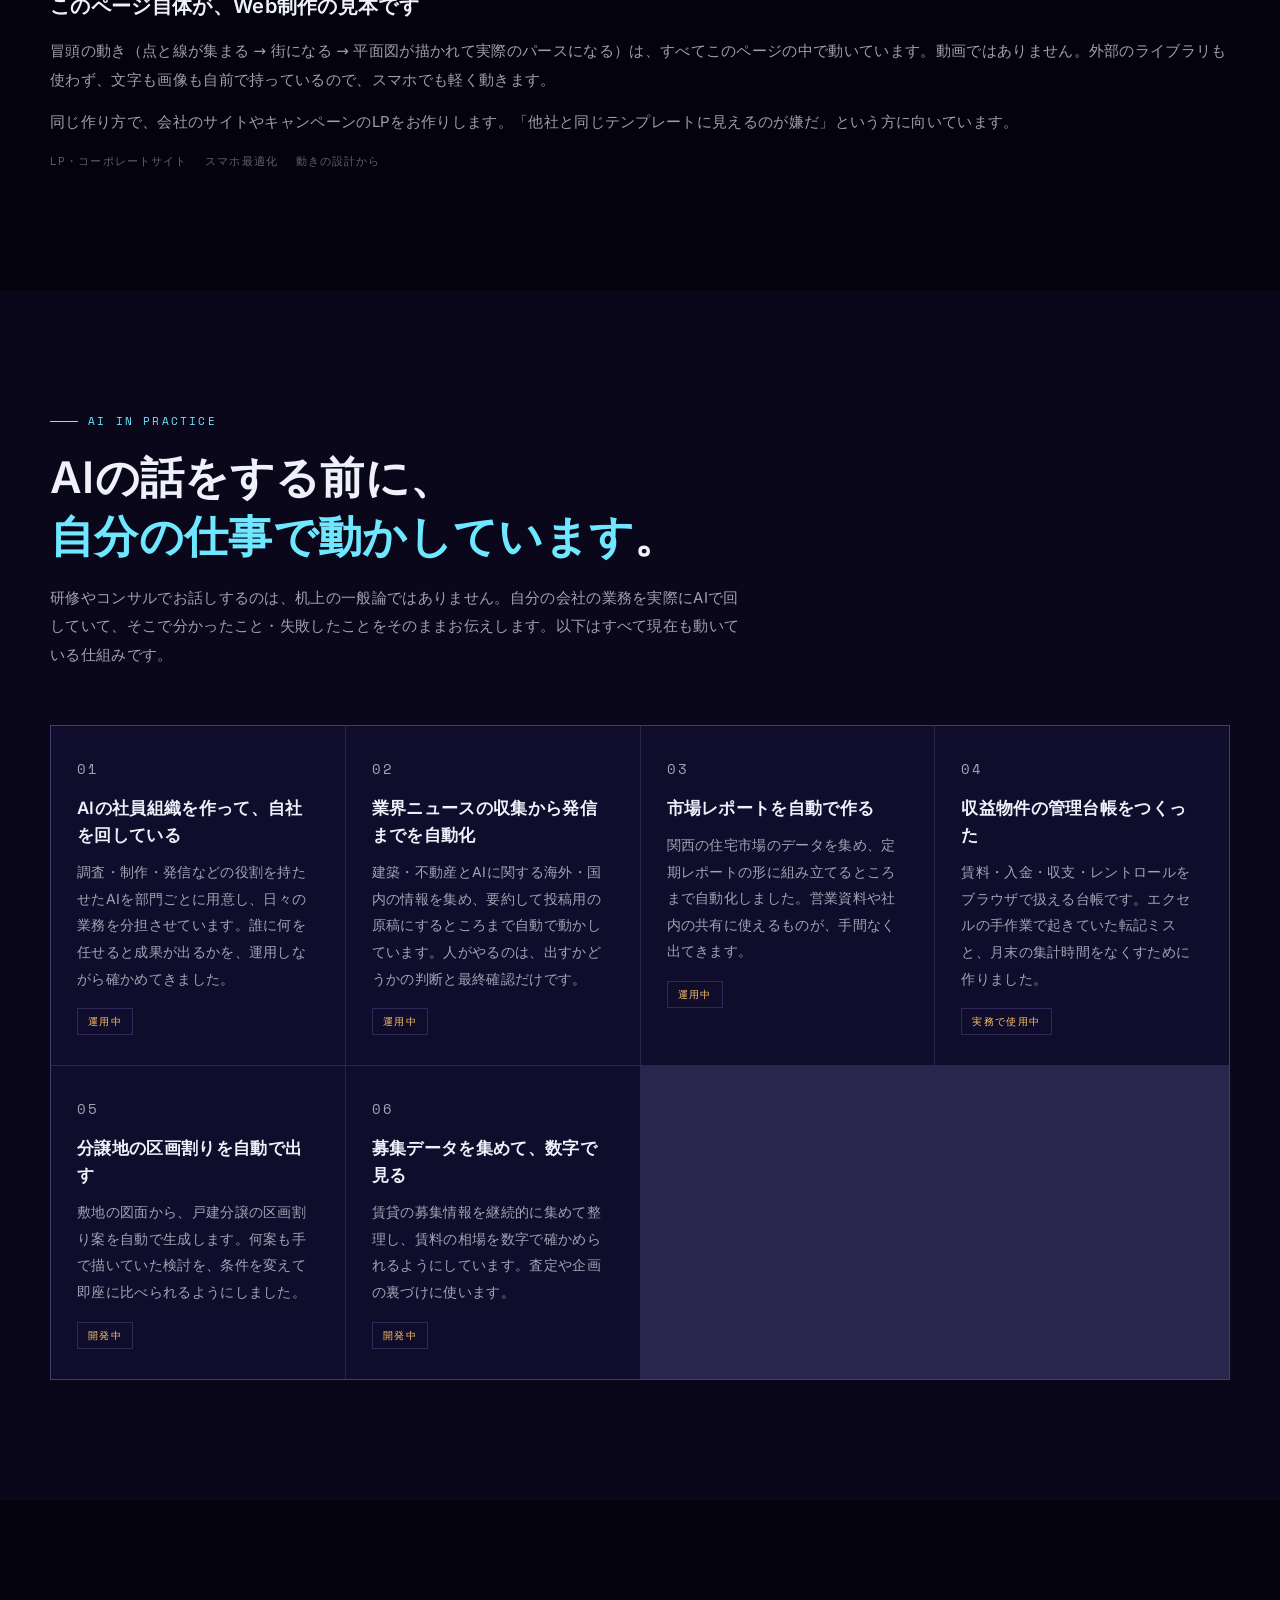
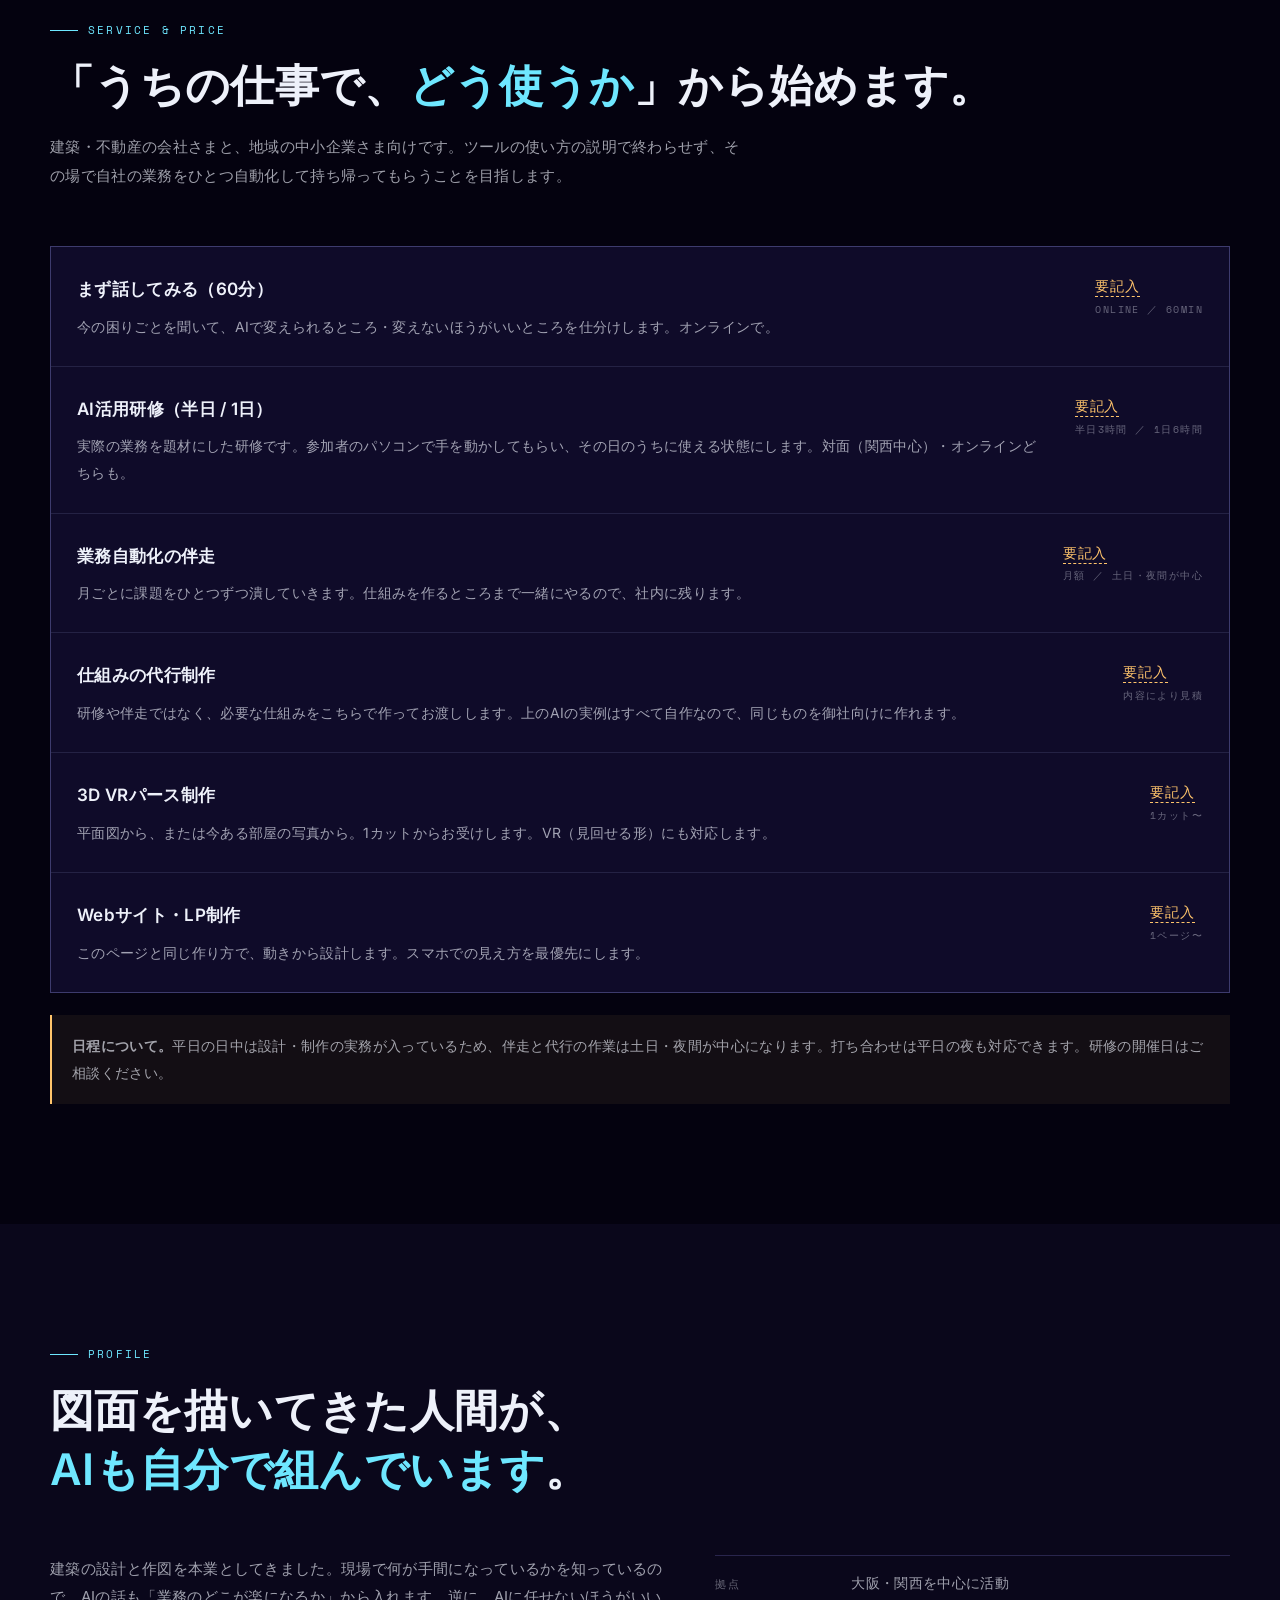
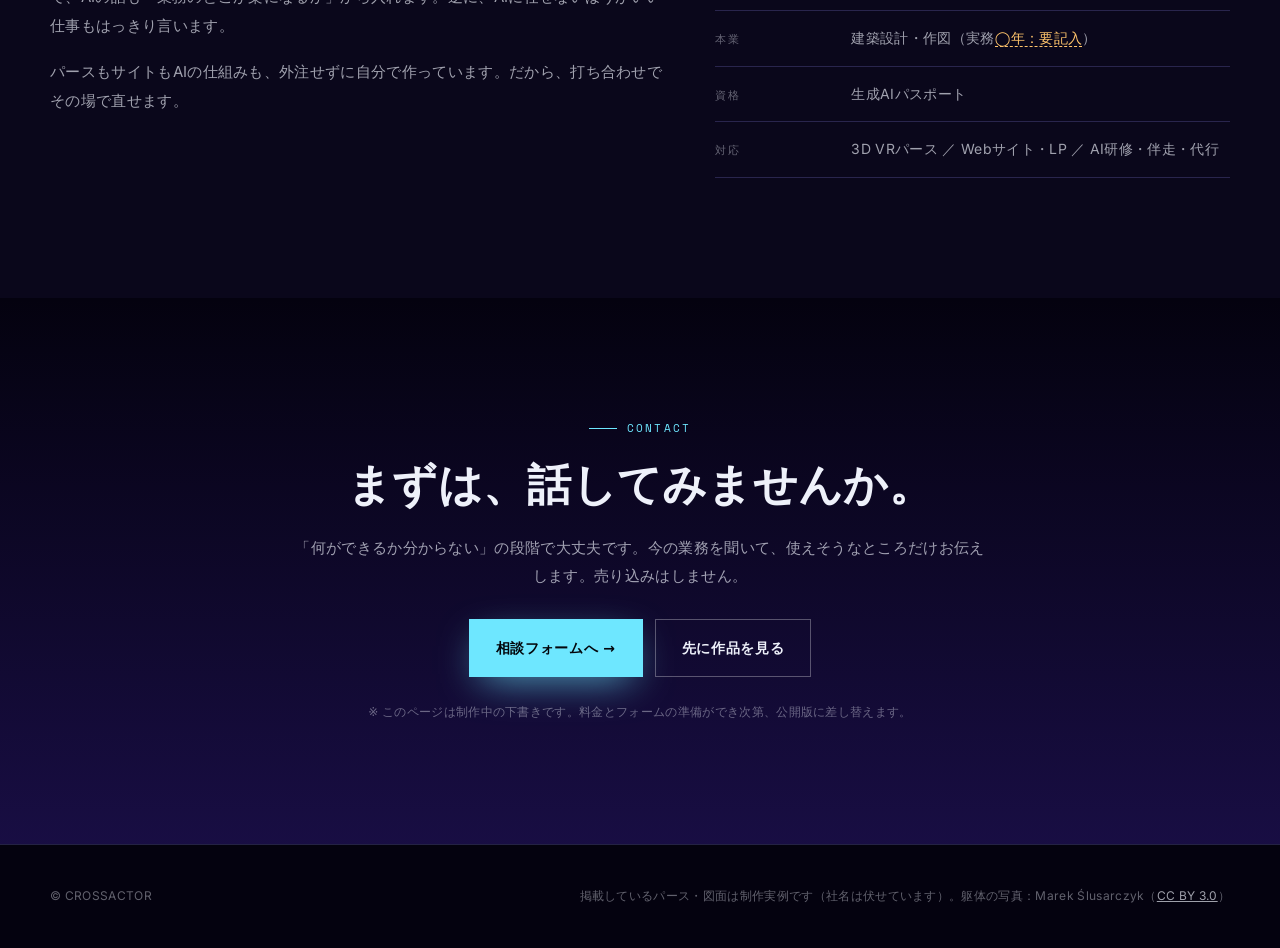
<file: top-new.html>
<!DOCTYPE html>
<html lang="ja">
<head>
<meta charset="UTF-8">
<meta name="viewport" content="width=device-width, initial-scale=1">
<title>CROSSACTOR — 図面を、体験に変える。3D VRパース・Web制作・AI活用</title>
<meta name="description" content="設計の実務とAIの両方を手を動かして作るスタジオ。3D VRパース制作、動きのあるWebサイト、建築・不動産の現場に効くAI活用の研修と伴走。大阪・関西中心。">
<link rel="stylesheet" href="top-new.css">
<link rel="stylesheet" href="ao.css">
</head>
<body>

<header class="nav" id="nav">
  <a class="nav__logo" href="#top"><img src="assets/logo-light.png" alt="CROSSACTOR" width="618" height="314"></a>
  <nav class="nav__links" aria-label="ページ内リンク">
    <a href="#works">Works</a><a href="#ai">AI</a><a href="#service">Service</a><a href="#profile">Profile</a>
  </nav>
  <a class="nav__cta" href="#contact">無料で相談</a>
</header>

<!-- ============ ヒーロー ============ -->
<section class="stage" id="top">
  <canvas id="rain" aria-hidden="true"></canvas>
  <canvas id="hero" aria-hidden="true"></canvas>
  <div class="hud" aria-hidden="true">
    <div>NODES <b id="h-nodes">0</b></div>
    <div>LINKS <b id="h-links">0</b></div>
    <div class="hud__state" id="h-state">LEARNING</div>
  </div>

  <div class="copy">
    <p class="eyebrow">CROSSACTOR ／ 建築 × AI</p>
    <h1 class="hero__title" aria-label="AIも、街も、図面も、体験に変える。">
      <span aria-hidden="true"><span class="word is-ai" id="word">AI</span>を、<br>体験に変える。</span>
    </h1>
    <p class="hero__lead">3D VRパース、動きのあるWebサイト、現場で使えるAIの仕組み。設計の実務を積んできた人間が、企画から手を動かして作ります。</p>
    <div class="actions">
      <a class="btn btn--solid" href="#contact">無料で相談する →</a>
      <a class="btn btn--ghost" href="#works">作ったものを見る</a>
    </div>
    <!-- スマホでも親指が届く位置。主要セクションへの導線 -->
    <ul class="chips" aria-label="コンテンツへ移動">
      <li><a class="chip" href="#works"><span>01</span>制作実績</a></li>
      <li><a class="chip" href="#ai"><span>02</span>AIの実例</a></li>
      <li><a class="chip" href="#service"><span>03</span>研修・料金</a></li>
    </ul>
  </div>
  <p class="cap" id="cap" hidden>※ 平面図と3Dの動きはイメージ ／ パースは制作実例</p>
</section>

<!-- ============ 制作実績 ============ -->
<section class="section" id="works">
  <div class="section__head reveal">
    <p class="label">WORKS</p>
    <h2 class="h2">説明より、<span class="hl">作ったもの</span>を見てください。</h2>
    <p class="sub">掲載しているパースと図面は、実際にお渡ししたものです。お客さまの了解をいただいた範囲で、社名は伏せて紹介しています。</p>
  </div>

  <div class="wrap">
    <!-- 01 図面 → パース -->
    <article class="work work--wide reveal">
      <div class="work__inner">
        <div class="work__media">
          <span class="work__tag">3D VR PERSPECTIVE</span>
          <img src="assets/render-living.webp" alt="平面図から制作したリビングのパース" width="2400" height="1351" loading="lazy">
        </div>
        <div class="work__body">
          <h3>平面図だけの状態から、住んだあとの景色をつくる</h3>
          <p>まだ建っていない住まいを、家具・照明・窓の外まで含めて1枚で伝えます。打ち合わせの場で「これなら分かる」と言ってもらうための絵です。</p>
          <ul class="meta">
            <li>住宅（北海道）</li><li>平面図から制作</li><li>リビング・ダイニング</li>
          </ul>
        </div>
      </div>
    </article>

    <article class="work reveal">
      <div class="pair">
        <figure>
          <div class="work__media"><img src="assets/plan-lines.webp" alt="もとになった平面図" width="2000" height="1125" loading="lazy"></div>
          <figcaption>01 — もとの平面図</figcaption>
        </figure>
        <figure>
          <div class="work__media"><img src="assets/walk-living2.webp" alt="ダイニング側から見たパース" width="1672" height="941" loading="lazy"></div>
          <figcaption>02 — 同じ住まいのダイニング側</figcaption>
        </figure>
      </div>
      <div class="work__body">
        <h3>1枚で終わらせない。振り返った先までつくる</h3>
        <p>視点を変えたカットを並べると、間取りのつながりが伝わります。VRにすれば、その場で見回して歩けます。</p>
      </div>
    </article>

    <!-- 02 今ある部屋から -->
    <article class="work reveal">
      <div class="trio">
        <figure>
          <div class="work__media"><img src="assets/room-before.webp" alt="現況の部屋" width="1440" height="720" loading="lazy"></div>
          <figcaption>01 — 今の部屋</figcaption>
        </figure>
        <figure>
          <div class="work__media"><img src="assets/room-cleared.webp" alt="家具を撤去した状態" width="1440" height="720" loading="lazy"></div>
          <figcaption>02 — 残置物をなくす</figcaption>
        </figure>
        <figure>
          <div class="work__media"><img src="assets/room-styled.webp" alt="家具を入れた提案" width="1440" height="720" loading="lazy"></div>
          <figcaption>03 — 家具を入れて提案</figcaption>
        </figure>
      </div>
      <div class="work__body">
        <h3>今ある部屋の写真が、そのまま提案書になる</h3>
        <p>空室のまま案内するより、暮らしが見えたほうが決まります。写真を送ってもらえれば、片づけて家具を置いた状態をつくります。360度で見回せる形にも対応します。</p>
        <ul class="meta"><li>既存写真からのVR化</li><li>賃貸・売買の募集資料</li><li>リフォーム提案</li></ul>
      </div>
    </article>

    <!-- 03 図面・作図 -->
    <article class="work work--wide reveal">
      <div class="work__inner">
        <div class="work__media">
          <span class="work__tag">DRAWING</span>
          <img src="assets/structure.webp" alt="木造の躯体" width="2400" height="1600" loading="lazy">
        </div>
        <div class="work__body">
          <h3>図面まわりは、実務のまま引き受けます</h3>
          <p>設計事務所さま・不動産会社さまからの作図代行を続けてきました。絵だけの会社ではないので、法規や納まりの話がそのまま通じます。</p>
          <ul class="meta"><li>天空率検討</li><li>定期調査報告書</li><li>マンション・ハイツ・ビルの作図</li><li>企画段階の検討図</li></ul>
        </div>
      </div>
    </article>

    <!-- 04 Web -->
    <article class="work reveal">
      <div class="work__body">
        <h3>このページ自体が、Web制作の見本です</h3>
        <p>冒頭の動き（点と線が集まる → 街になる → 平面図が描かれて実際のパースになる）は、すべてこのページの中で動いています。動画ではありません。外部のライブラリも使わず、文字も画像も自前で持っているので、スマホでも軽く動きます。</p>
        <p>同じ作り方で、会社のサイトやキャンペーンのLPをお作りします。「他社と同じテンプレートに見えるのが嫌だ」という方に向いています。</p>
        <ul class="meta"><li>LP・コーポレートサイト</li><li>スマホ最適化</li><li>動きの設計から</li></ul>
      </div>
    </article>
  </div>
</section>

<!-- ============ AIの実例 ============ -->
<section class="section section--alt" id="ai">
  <div class="section__head reveal">
    <p class="label">AI IN PRACTICE</p>
    <h2 class="h2">AIの話をする前に、<br><span class="hl">自分の仕事で動かしています</span>。</h2>
    <p class="sub">研修やコンサルでお話しするのは、机上の一般論ではありません。自分の会社の業務を実際にAIで回していて、そこで分かったこと・失敗したことをそのままお伝えします。以下はすべて現在も動いている仕組みです。</p>
  </div>

  <div class="wrap cards reveal">
    <div class="card">
      <p class="card__no">01</p>
      <h3>AIの社員組織を作って、自社を回している</h3>
      <p>調査・制作・発信などの役割を持たせたAIを部門ごとに用意し、日々の業務を分担させています。誰に何を任せると成果が出るかを、運用しながら確かめてきました。</p>
      <span class="state">運用中</span>
    </div>
    <div class="card">
      <p class="card__no">02</p>
      <h3>業界ニュースの収集から発信までを自動化</h3>
      <p>建築・不動産とAIに関する海外・国内の情報を集め、要約して投稿用の原稿にするところまで自動で動かしています。人がやるのは、出すかどうかの判断と最終確認だけです。</p>
      <span class="state">運用中</span>
    </div>
    <div class="card">
      <p class="card__no">03</p>
      <h3>市場レポートを自動で作る</h3>
      <p>関西の住宅市場のデータを集め、定期レポートの形に組み立てるところまで自動化しました。営業資料や社内の共有に使えるものが、手間なく出てきます。</p>
      <span class="state">運用中</span>
    </div>
    <div class="card">
      <p class="card__no">04</p>
      <h3>収益物件の管理台帳をつくった</h3>
      <p>賃料・入金・収支・レントロールをブラウザで扱える台帳です。エクセルの手作業で起きていた転記ミスと、月末の集計時間をなくすために作りました。</p>
      <span class="state">実務で使用中</span>
    </div>
    <div class="card">
      <p class="card__no">05</p>
      <h3>分譲地の区画割りを自動で出す</h3>
      <p>敷地の図面から、戸建分譲の区画割り案を自動で生成します。何案も手で描いていた検討を、条件を変えて即座に比べられるようにしました。</p>
      <span class="state">開発中</span>
    </div>
    <div class="card">
      <p class="card__no">06</p>
      <h3>募集データを集めて、数字で見る</h3>
      <p>賃貸の募集情報を継続的に集めて整理し、賃料の相場を数字で確かめられるようにしています。査定や企画の裏づけに使います。</p>
      <span class="state">開発中</span>
    </div>
  </div>
</section>

<!-- ============ 研修・コンサル・料金 ============ -->
<section class="section" id="service">
  <div class="section__head reveal">
    <p class="label">SERVICE &amp; PRICE</p>
    <h2 class="h2">「うちの仕事で、<span class="hl">どう使うか</span>」から始めます。</h2>
    <p class="sub">建築・不動産の会社さまと、地域の中小企業さま向けです。ツールの使い方の説明で終わらせず、その場で自社の業務をひとつ自動化して持ち帰ってもらうことを目指します。</p>
  </div>

  <div class="wrap menu reveal">
    <div class="menu__row">
      <div>
        <h3>まず話してみる（60分）</h3>
        <p>今の困りごとを聞いて、AIで変えられるところ・変えないほうがいいところを仕分けします。オンラインで。</p>
      </div>
      <p class="price"><span class="tbd">要記入</span><small>ONLINE ／ 60MIN</small></p>
    </div>
    <div class="menu__row">
      <div>
        <h3>AI活用研修（半日 / 1日）</h3>
        <p>実際の業務を題材にした研修です。参加者のパソコンで手を動かしてもらい、その日のうちに使える状態にします。対面（関西中心）・オンラインどちらも。</p>
      </div>
      <p class="price"><span class="tbd">要記入</span><small>半日3時間 ／ 1日6時間</small></p>
    </div>
    <div class="menu__row">
      <div>
        <h3>業務自動化の伴走</h3>
        <p>月ごとに課題をひとつずつ潰していきます。仕組みを作るところまで一緒にやるので、社内に残ります。</p>
      </div>
      <p class="price"><span class="tbd">要記入</span><small>月額 ／ 土日・夜間が中心</small></p>
    </div>
    <div class="menu__row">
      <div>
        <h3>仕組みの代行制作</h3>
        <p>研修や伴走ではなく、必要な仕組みをこちらで作ってお渡しします。上のAIの実例はすべて自作なので、同じものを御社向けに作れます。</p>
      </div>
      <p class="price"><span class="tbd">要記入</span><small>内容により見積</small></p>
    </div>
    <div class="menu__row">
      <div>
        <h3>3D VRパース制作</h3>
        <p>平面図から、または今ある部屋の写真から。1カットからお受けします。VR（見回せる形）にも対応します。</p>
      </div>
      <p class="price"><span class="tbd">要記入</span><small>1カット〜</small></p>
    </div>
    <div class="menu__row">
      <div>
        <h3>Webサイト・LP制作</h3>
        <p>このページと同じ作り方で、動きから設計します。スマホでの見え方を最優先にします。</p>
      </div>
      <p class="price"><span class="tbd">要記入</span><small>1ページ〜</small></p>
    </div>
  </div>

  <div class="wrap">
    <p class="note reveal"><strong>日程について。</strong>平日の日中は設計・制作の実務が入っているため、伴走と代行の作業は土日・夜間が中心になります。打ち合わせは平日の夜も対応できます。研修の開催日はご相談ください。</p>
  </div>
</section>

<!-- ============ プロフィール ============ -->
<section class="section section--alt" id="profile">
  <div class="section__head reveal">
    <p class="label">PROFILE</p>
    <h2 class="h2">図面を描いてきた人間が、<br><span class="hl">AIも自分で組んでいます</span>。</h2>
  </div>
  <div class="wrap profile">
    <div class="reveal">
      <p class="sub" style="margin-bottom:18px">建築の設計と作図を本業としてきました。現場で何が手間になっているかを知っているので、AIの話も「業務のどこが楽になるか」から入れます。逆に、AIに任せないほうがいい仕事もはっきり言います。</p>
      <p class="sub">パースもサイトもAIの仕組みも、外注せずに自分で作っています。だから、打ち合わせでその場で直せます。</p>
    </div>
    <dl class="facts reveal">
      <div><dt>拠点</dt><dd>大阪・関西を中心に活動</dd></div>
      <div><dt>本業</dt><dd>建築設計・作図（実務<span class="tbd">◯年：要記入</span>）</dd></div>
      <div><dt>資格</dt><dd>生成AIパスポート</dd></div>
      <div><dt>対応</dt><dd>3D VRパース ／ Webサイト・LP ／ AI研修・伴走・代行</dd></div>
    </dl>
  </div>
</section>

<!-- ============ 相談 ============ -->
<section class="cta" id="contact">
  <div class="wrap">
    <p class="label reveal" style="justify-content:center">CONTACT</p>
    <h2 class="h2 reveal">まずは、話してみませんか。</h2>
    <p class="sub reveal" style="margin:0 auto 28px">「何ができるか分からない」の段階で大丈夫です。今の業務を聞いて、使えそうなところだけお伝えします。売り込みはしません。</p>
    <div class="actions reveal" style="justify-content:center">
      <a class="btn btn--solid" href="#contact" id="form-link">相談フォームへ →</a>
      <a class="btn btn--ghost" href="#works">先に作品を見る</a>
    </div>
    <p class="cta__note">※ このページは制作中の下書きです。料金とフォームの準備ができ次第、公開版に差し替えます。</p>
  </div>
</section>

<footer class="footer">
  <div class="footer__row">
    <span>© CROSSACTOR</span>
    <span>掲載しているパース・図面は制作実例です（社名は伏せています）。躯体の写真：Marek Ślusarczyk（<a href="https://creativecommons.org/licenses/by/3.0" rel="noopener">CC BY 3.0</a>）</span>
  </div>
</footer>

<script src="hero-lab/flow-scene.js"></script>
<script src="hero-lab/plan-render.js"></script>
<script>
(() => {
  /* ---------- ヒーローの動き（hero-lab の 09 と同じ） ---------- */
  const reduce = matchMedia('(prefers-reduced-motion: reduce)').matches;
  const word = document.getElementById('word');
  const cap = document.getElementById('cap');
  const hud = { nodes: document.getElementById('h-nodes'), links: document.getElementById('h-links'), state: document.getElementById('h-state') };
  const WORDS = { ai: 'AI', city: '街', web: '図面' };

  FlowScene.mount({
    canvas: document.getElementById('hero'),
    rainCanvas: document.getElementById('rain'),
    pointerTarget: document.querySelector('.stage'),
    web: PlanRender.make({ image: 'assets/render-living.webp', walk: ['assets/walk-living2.webp'] }),
    durations: { toWeb: 2600, web: 21200, toAI: 3400 },
    webRain: 0,                 // 図面の場面はコードレインではなく方眼紙
    touchAction: 'pan-y',       // 縦スワイプはページのスクロールに渡す
    stateNames: { toWeb: 'DRAFTING', web: 'PLAN → RENDER' },
    onScene: name => {
      cap.hidden = name !== 'web';
      if (reduce) { word.textContent = WORDS[name]; word.className = `word is-${name}`; return; }
      word.classList.add('is-out');
      setTimeout(() => { word.textContent = WORDS[name]; word.className = `word is-in is-${name}`; }, 260);
    },
    onStats: s => {
      hud.nodes.textContent = s.nodes.toLocaleString();
      hud.links.textContent = s.links.toLocaleString();
      hud.state.textContent = s.state;
    },
  });

  /* ---------- スクロールで出てくる ---------- */
  const io = new IntersectionObserver((es) => {
    es.forEach(e => { if (e.isIntersecting) { e.target.classList.add('is-in'); io.unobserve(e.target); } });
  }, { rootMargin: '0px 0px -12% 0px' });
  document.querySelectorAll('.reveal').forEach((el, i) => { el.style.setProperty('--d', `${(i % 3) * 90}ms`); io.observe(el); });

  /* ---------- ヘッダーの背景（ヒーローを抜けたら敷く） ---------- */
  const nav = document.getElementById('nav');
  new IntersectionObserver(([e]) => nav.classList.toggle('is-stuck', !e.isIntersecting), { threshold: 0.1 })
    .observe(document.getElementById('top'));
})();
</script>
</body>
</html>
</file>
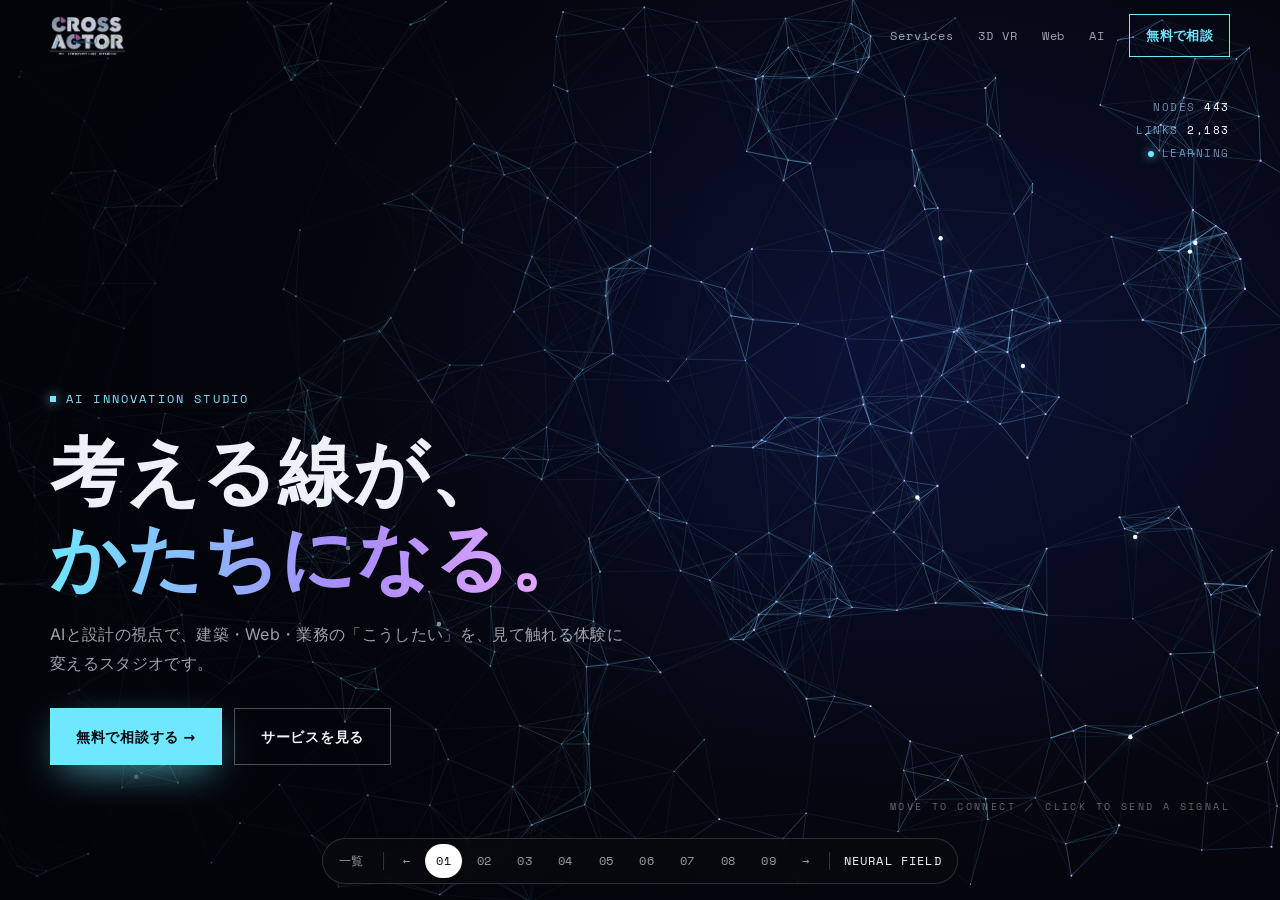
<file: hero-lab/01-neural.html>
<!DOCTYPE html>
<html lang="ja">
<head>
<meta charset="UTF-8">
<meta name="viewport" content="width=device-width, initial-scale=1">
<title>01 NEURAL FIELD — CROSSACTOR HERO LAB</title>
<link rel="stylesheet" href="lab.css">
<style>
  :root{ --accent:#6ee7ff; }
  body{ background:#03040a; }
  .stage{ background:radial-gradient(1200px 800px at 70% 40%, #0c1236 0%, #05060f 55%, #020308 100%); }
  #c{ position:absolute; inset:0; z-index:1; width:100%; height:100%; cursor:crosshair; }
  /* 文字側だけ暗くする */
  .stage::after{
    content:""; position:absolute; inset:0; z-index:2; pointer-events:none;
    background:linear-gradient(90deg, rgba(3,4,10,.86) 0%, rgba(3,4,10,.42) 36%, rgba(3,4,10,0) 58%);
  }
  .eyebrow{ color:#7fe3ff; }
  .grad{ background:linear-gradient(95deg, #6ee7ff, #a78bfa 55%, #f0abfc); -webkit-background-clip:text; background-clip:text; color:transparent; }
  .btn--solid{ box-shadow:0 12px 40px -12px rgba(110,231,255,.8); }
  .lab-nav__cta{ color:#6ee7ff; }

  .hud{
    position:absolute; z-index:4; right:var(--edge); top:96px;
    font-family:var(--mono); font-size:11px; letter-spacing:.14em; line-height:2.1; text-align:right;
    color:rgba(160,220,255,.62);
  }
  .hud b{ font-weight:400; color:#fff; }
  .hud__state::before{
    content:""; display:inline-block; width:6px; height:6px; margin-right:8px; border-radius:50%;
    background:#6ee7ff; box-shadow:0 0 10px #6ee7ff; animation:blink 1.2s infinite;
  }
  @keyframes blink{ 50%{ opacity:.2; } }
  .hint{
    position:absolute; z-index:4; right:var(--edge); bottom:84px; margin:0;
    font-family:var(--mono); font-size:10px; letter-spacing:.24em; color:rgba(255,255,255,.38);
  }
  @media (max-width:760px){
    .stage::after{ background:linear-gradient(180deg, rgba(3,4,10,0) 38%, rgba(3,4,10,.88) 68%); }
    .hud{ top:70px; font-size:10px; }
    .hint{ display:none; }
  }
</style>
</head>
<body>

<header class="lab-nav">
  <a class="lab-nav__logo" href="index.html"><img src="../assets/logo-light.png" alt="CROSSACTOR" width="618" height="314"></a>
  <nav class="lab-nav__links" aria-label="ページ内リンク"><a href="#">Services</a><a href="#">3D VR</a><a href="#">Web</a><a href="#">AI</a></nav>
  <a class="lab-nav__cta" href="#">無料で相談</a>
</header>

<section class="stage">
  <canvas id="c" aria-hidden="true"></canvas>
  <div class="hud" aria-hidden="true">
    <div>NODES <b id="h-nodes">0</b></div>
    <div>LINKS <b id="h-links">0</b></div>
    <div class="hud__state" id="h-state">LEARNING</div>
  </div>

  <div class="copy">
    <p class="eyebrow rise" style="--d:.05s">AI INNOVATION STUDIO</p>
    <h1 class="title rise" style="--d:.15s">考える線が、<br><span class="grad">かたちになる。</span></h1>
    <p class="lead rise" style="--d:.28s">AIと設計の視点で、建築・Web・業務の「こうしたい」を、見て触れる体験に変えるスタジオです。</p>
    <div class="actions rise" style="--d:.4s">
      <a class="btn btn--solid" href="#">無料で相談する →</a>
      <a class="btn btn--ghost" href="#">サービスを見る</a>
    </div>
  </div>
  <p class="hint" aria-hidden="true">MOVE TO CONNECT ／ CLICK TO SEND A SIGNAL</p>
</section>

<script src="lab.js"></script>
<script>
/* 粒子のニューラルネット：漂ってつながる → ときどき文字に集まる → またほどける */
(() => {
  const reduce = matchMedia('(prefers-reduced-motion: reduce)').matches;
  const cv = document.getElementById('c');
  const ctx = cv.getContext('2d');
  const hud = { nodes: document.getElementById('h-nodes'), links: document.getElementById('h-links'), state: document.getElementById('h-state') };
  const WORDS = ['AI', '3D VR', 'WEB'];
  const COLORS = ['#6ee7ff', '#a5b4fc', '#f0abfc'];
  const rand = (a, b) => a + Math.random() * (b - a);

  let W = 0, H = 0, narrow = false;
  let parts = [], mode = 'drift', modeStart = performance.now(), word = 0, linkCount = 0;
  const pulses = [], signals = [];
  const mouse = { x: -1e4, y: -1e4 };

  function resize () {
    const dpr = Math.min(devicePixelRatio || 1, 2);
    W = cv.clientWidth; H = cv.clientHeight; narrow = W < 760;
    cv.width = Math.round(W * dpr); cv.height = Math.round(H * dpr);
    ctx.setTransform(dpr, 0, 0, dpr, 0, 0);
    const n = Math.round(Math.min(640, Math.max(240, (W * H) / 2600)));
    while (parts.length < n) parts.push({ x: rand(0, W), y: rand(0, H), vx: rand(-0.3, 0.3), vy: rand(-0.3, 0.3), tx: null, ty: null, s: rand(0.8, 2), c: 0 });
    parts.length = n;
    if (mode === 'form') assign();
  }

  // 文字を裏のキャンバスに描いて、塗られた画素の位置を集合地点にする
  function sample (text) {
    const box = narrow
      ? { x: W * 0.06, y: H * 0.12, w: W * 0.88, h: H * 0.3 }
      : { x: W * 0.44, y: H * 0.18, w: W * 0.52, h: H * 0.52 };
    const off = document.createElement('canvas');
    off.width = Math.max(1, Math.round(box.w)); off.height = Math.max(1, Math.round(box.h));
    const o = off.getContext('2d');
    let fs = off.height * 0.8;
    const setFont = () => { o.font = `700 ${fs}px "Space Mono", monospace`; };
    setFont();
    while (o.measureText(text).width > off.width * 0.94 && fs > 10) { fs *= 0.92; setFont(); }
    o.fillStyle = '#fff'; o.textAlign = 'center'; o.textBaseline = 'middle';
    o.fillText(text, off.width / 2, off.height / 2);
    const data = o.getImageData(0, 0, off.width, off.height).data;
    const step = Math.max(3, Math.round(Math.sqrt((off.width * off.height * 0.2) / parts.length)));
    const pts = [];
    for (let y = 0; y < off.height; y += step)
      for (let x = 0; x < off.width; x += step)
        if (data[(y * off.width + x) * 4 + 3] > 140) pts.push([box.x + x, box.y + y]);
    for (let i = pts.length - 1; i > 0; i--) { const j = (Math.random() * (i + 1)) | 0; [pts[i], pts[j]] = [pts[j], pts[i]]; }
    return pts;
  }

  function assign () {
    const pts = sample(WORDS[word]);
    parts.forEach((p, i) => {
      const t = pts[i];
      p.tx = t ? t[0] : null; p.ty = t ? t[1] : null;
      p.c = t ? Math.min(2, Math.floor(((t[0] - (narrow ? 0 : W * 0.44)) / (narrow ? W : W * 0.52)) * 3)) : 0;
    });
  }

  function update (dt, now) {
    const el = now - modeStart;
    if (mode === 'drift' && el > 4200) {
      mode = 'form'; modeStart = now; assign();
      hud.state.textContent = `THINKING : ${WORDS[word]}`;
    } else if (mode === 'form' && el > 3400) {
      mode = 'drift'; modeStart = now;
      parts.forEach(p => { p.tx = null; p.vx += rand(-1.6, 1.6); p.vy += rand(-1.6, 1.6); });
      word = (word + 1) % WORDS.length;
      hud.state.textContent = 'LEARNING';
    }

    for (const p of parts) {
      if (p.tx != null) {
        p.vx += (p.tx - p.x) * 0.012; p.vy += (p.ty - p.y) * 0.012;
        p.vx *= 0.86; p.vy *= 0.86;
      } else {
        p.vx += rand(-0.03, 0.03); p.vy += rand(-0.03, 0.03);
        p.vx *= 0.985; p.vy *= 0.985;
        const sp = Math.hypot(p.vx, p.vy);
        if (sp > 1.3) { p.vx *= 1.3 / sp; p.vy *= 1.3 / sp; }
        const dx = p.x - mouse.x, dy = p.y - mouse.y, d = Math.hypot(dx, dy);
        if (d < 110 && d > 0.1) { p.vx += (dx / d) * 0.25 * (1 - d / 110); p.vy += (dy / d) * 0.25 * (1 - d / 110); }
      }
      for (const u of pulses) {
        const dx = p.x - u.x, dy = p.y - u.y, d = Math.hypot(dx, dy);
        if (Math.abs(d - u.r) < 28 && d > 0.1) { p.vx += (dx / d) * 2; p.vy += (dy / d) * 2; }
      }
      p.x += p.vx * dt; p.y += p.vy * dt;
      if (p.tx == null) {
        if (p.x < -20) p.x = W + 20; else if (p.x > W + 20) p.x = -20;
        if (p.y < -20) p.y = H + 20; else if (p.y > H + 20) p.y = -20;
      }
    }
    for (let i = pulses.length - 1; i >= 0; i--) { pulses[i].r += 7 * dt; pulses[i].a -= 0.018 * dt; if (pulses[i].a <= 0) pulses.splice(i, 1); }
  }

  function draw () {
    ctx.clearRect(0, 0, W, H);
    const L = mode === 'form' ? 20 : narrow ? 70 : 94;
    const grid = new Map();
    parts.forEach((p, i) => {
      const k = `${Math.floor(p.x / L)},${Math.floor(p.y / L)}`;
      if (!grid.has(k)) grid.set(k, []);
      grid.get(k).push(i);
    });

    // 線は透明度ごとにまとめて描く（1本ずつ色を変えると重い）
    const buckets = [new Path2D(), new Path2D(), new Path2D(), new Path2D()];
    const alphas = [0.5, 0.3, 0.16, 0.07];
    linkCount = 0;
    const L2 = L * L;
    parts.forEach((p, i) => {
      const cx = Math.floor(p.x / L), cy = Math.floor(p.y / L);
      for (let gx = cx - 1; gx <= cx + 1; gx++) for (let gy = cy - 1; gy <= cy + 1; gy++) {
        const cell = grid.get(`${gx},${gy}`);
        if (!cell) continue;
        for (const j of cell) {
          if (j <= i) continue;
          const q = parts[j];
          const dx = p.x - q.x, dy = p.y - q.y, d2 = dx * dx + dy * dy;
          if (d2 > L2) continue;
          const b = Math.min(3, Math.floor((Math.sqrt(d2) / L) * 4));
          buckets[b].moveTo(p.x, p.y); buckets[b].lineTo(q.x, q.y);
          linkCount++;
          if (signals.length < 14 && Math.random() < 0.00025) signals.push({ a: p, b: q, t: 0 });
        }
      }
    });
    ctx.lineWidth = 1;
    buckets.forEach((path, b) => { ctx.strokeStyle = `rgba(120,210,255,${alphas[b]})`; ctx.stroke(path); });

    // カーソルへ伸びる線
    if (mouse.x > -1e3) {
      const path = new Path2D();
      for (const p of parts) {
        const d = Math.hypot(p.x - mouse.x, p.y - mouse.y);
        if (d < 170) { path.moveTo(mouse.x, mouse.y); path.lineTo(p.x, p.y); }
      }
      ctx.strokeStyle = 'rgba(200,165,255,.28)';
      ctx.stroke(path);
    }

    // 粒
    const size = mode === 'form' ? 1.7 : 1;
    for (let c = 0; c < 3; c++) {
      ctx.fillStyle = COLORS[c];
      for (const p of parts) {
        const pc = p.tx != null ? p.c : Math.min(2, Math.floor((p.x / W) * 3));
        if (pc !== c) continue;
        ctx.fillRect(p.x - p.s * size / 2, p.y - p.s * size / 2, p.s * size, p.s * size);
      }
    }

    // 線を伝う信号
    ctx.fillStyle = '#fff';
    ctx.shadowColor = '#6ee7ff'; ctx.shadowBlur = 14;
    for (let i = signals.length - 1; i >= 0; i--) {
      const s = signals[i];
      s.t += 0.035;
      if (s.t >= 1) { signals.splice(i, 1); continue; }
      const x = s.a.x + (s.b.x - s.a.x) * s.t, y = s.a.y + (s.b.y - s.a.y) * s.t;
      ctx.beginPath(); ctx.arc(x, y, 2.2, 0, Math.PI * 2); ctx.fill();
    }
    ctx.shadowBlur = 0;

    for (const u of pulses) {
      ctx.strokeStyle = `rgba(180,150,255,${Math.max(0, u.a)})`;
      ctx.lineWidth = 1.5;
      ctx.beginPath(); ctx.arc(u.x, u.y, u.r, 0, Math.PI * 2); ctx.stroke();
    }
  }

  let last = performance.now(), hudAt = 0;
  function loop (now) {
    const dt = Math.min((now - last) / 16.667, 3); last = now;
    update(dt, now); draw();
    if (now - hudAt > 250) { hud.nodes.textContent = parts.length.toLocaleString(); hud.links.textContent = linkCount.toLocaleString(); hudAt = now; }
    requestAnimationFrame(loop);
  }

  const stage = cv.parentElement;
  stage.addEventListener('pointermove', e => { const r = cv.getBoundingClientRect(); mouse.x = e.clientX - r.left; mouse.y = e.clientY - r.top; });
  stage.addEventListener('pointerleave', () => { mouse.x = mouse.y = -1e4; });
  cv.addEventListener('click', e => {
    const r = cv.getBoundingClientRect();
    pulses.push({ x: e.clientX - r.left, y: e.clientY - r.top, r: 4, a: 0.9 });
  });
  window.addEventListener('resize', resize);

  document.fonts.load('700 40px "Space Mono"').finally(() => {
    resize();
    if (reduce) {
      mode = 'form'; assign(); parts.forEach(p => { if (p.tx != null) { p.x = p.tx; p.y = p.ty; } });
      draw(); hud.state.textContent = 'AI';
      return;
    }
    requestAnimationFrame(loop);
  });
})();
</script>
</body>
</html>
</file>
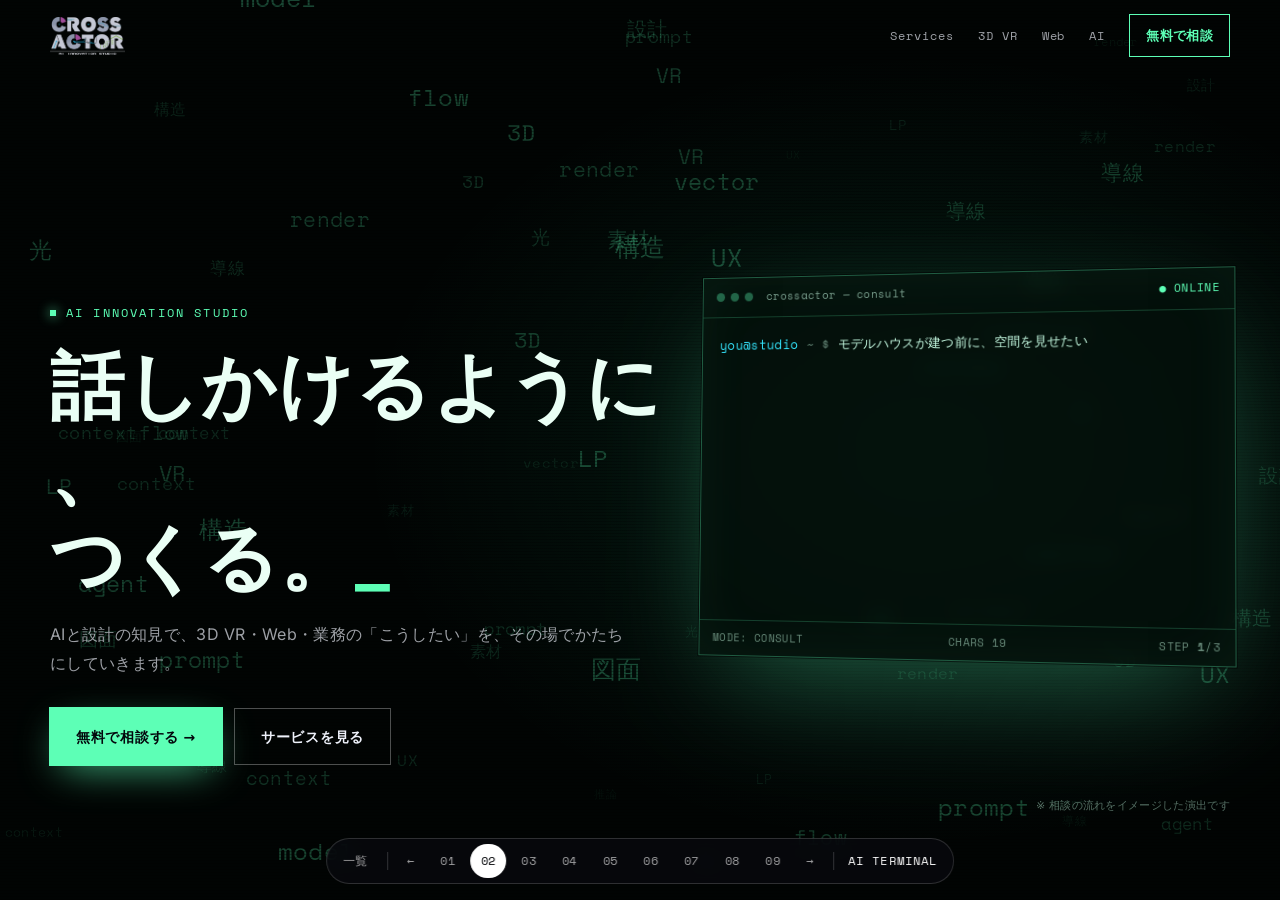
<file: hero-lab/02-terminal.html>
<!DOCTYPE html>
<html lang="ja">
<head>
<meta charset="UTF-8">
<meta name="viewport" content="width=device-width, initial-scale=1">
<title>02 AI TERMINAL — CROSSACTOR HERO LAB</title>
<link rel="stylesheet" href="lab.css">
<style>
  :root{ --accent:#5dffb6; --green:#5dffb6; --cyan:#34e7ff; --pink:#ff3dd8; }
  body{ background:#010403; }
  .stage{ background:radial-gradient(900px 640px at 72% 50%, rgba(40,255,170,.1), transparent 62%), #010403; }
  #rain{ position:absolute; inset:0; z-index:1; width:100%; height:100%; }
  /* 走査線と、上から下へ流れる光の帯 */
  .stage::before{
    content:""; position:absolute; inset:0; z-index:3; pointer-events:none;
    background:repeating-linear-gradient(0deg, rgba(0,0,0,.3) 0 1px, transparent 1px 3px);
  }
  .stage::after{
    content:""; position:absolute; left:0; right:0; top:-24vh; height:24vh; z-index:3; pointer-events:none;
    background:linear-gradient(180deg, transparent, rgba(93,255,182,.06), transparent);
    animation:sweep 6s linear infinite;
  }
  @keyframes sweep{ to{ transform:translateY(150vh); } }

  .eyebrow{ color:var(--green); }
  .lab-nav__cta{ color:var(--green); }
  .title{ font-family:var(--sans); color:#eafff5; }
  .btn--solid{ box-shadow:0 0 0 1px var(--green), 0 12px 40px -12px rgba(93,255,182,.8); }

  /* グリッチ：普段は静かで、数秒おきに一瞬だけずれる */
  .glitch{ position:relative; display:inline-block; }
  .glitch::before, .glitch::after{
    content:attr(data-text); position:absolute; left:0; top:0; width:100%; height:100%;
    clip-path:inset(0 0 100% 0);
  }
  .glitch::before{ color:var(--pink); animation:g1 5s infinite steps(1); }
  .glitch::after { color:var(--cyan); animation:g2 5s infinite steps(1); }
  @keyframes g1{
    0%, 86%, 100%{ clip-path:inset(0 0 100% 0); transform:none; }
    87%{ clip-path:inset(8% 0 62% 0); transform:translate(-5px, 0); }
    89%{ clip-path:inset(56% 0 18% 0); transform:translate(5px, 0); }
    91%{ clip-path:inset(30% 0 44% 0); transform:translate(-3px, 0); }
    93%{ clip-path:inset(0 0 100% 0); }
  }
  @keyframes g2{
    0%, 86%, 100%{ clip-path:inset(0 0 100% 0); transform:none; }
    88%{ clip-path:inset(64% 0 8% 0); transform:translate(5px, 0); }
    90%{ clip-path:inset(18% 0 58% 0); transform:translate(-5px, 0); }
    92%{ clip-path:inset(0 0 100% 0); }
  }
  .caret::after{ content:"_"; color:var(--green); animation:blink 1s steps(1) infinite; }
  @keyframes blink{ 50%{ opacity:0; } }

  .term{
    position:absolute; z-index:5; right:var(--edge); top:50%;
    width:min(540px, 44vw);
    transform:translateY(-46%) perspective(1200px) rotateY(var(--ry, -8deg)) rotateX(var(--rx, 2deg));
    background:rgba(3,16,10,.74); border:1px solid rgba(93,255,182,.32);
    box-shadow:0 0 0 1px rgba(0,0,0,.6), 0 40px 120px -30px rgba(93,255,182,.35), inset 0 0 60px rgba(93,255,182,.05);
    backdrop-filter:blur(8px); -webkit-backdrop-filter:blur(8px);
    font-family:var(--mono); font-size:13px; color:#c9ffe6;
    transition:transform .5s var(--ease);
  }
  .term__bar{ display:flex; align-items:center; gap:6px; padding:10px 14px; border-bottom:1px solid rgba(93,255,182,.2); font-size:11px; color:rgba(201,255,230,.6); }
  .term__bar i{ width:9px; height:9px; border-radius:50%; background:rgba(93,255,182,.35); }
  .term__bar span{ margin-left:8px; }
  .term__bar em{ margin-left:auto; font-style:normal; color:var(--green); }
  .term__body{ height:310px; padding:16px 18px; overflow:hidden; line-height:1.95; transition:opacity .45s; }
  .term__body.is-fade{ opacity:0; }
  .term__foot{ display:flex; justify-content:space-between; gap:10px; padding:8px 14px; border-top:1px solid rgba(93,255,182,.2); font-size:10.5px; color:rgba(201,255,230,.5); }
  .ln{ white-space:pre-wrap; word-break:break-all; }
  .u{ color:var(--cyan); } .dim{ color:rgba(201,255,230,.45); } .ok{ color:var(--green); }
  .ans{ color:#fff; } .t{ float:right; color:rgba(201,255,230,.4); }
  .tag{ display:inline-block; margin-left:8px; padding:0 6px; border:1px solid var(--green); color:var(--green); font-size:10px; line-height:1.6; vertical-align:middle; }
  .term-cap{ position:absolute; z-index:5; right:var(--edge); bottom:84px; margin:0; font-size:11px; color:rgba(201,255,230,.42); }

  @media (max-width:900px){
    .term{ left:var(--edge); right:var(--edge); width:auto; top:78px; transform:none; }
    .term__body{ height:176px; font-size:11.5px; line-height:1.8; }
    .copy .lead{ display:none; }
    .term-cap{ display:none; }
  }
</style>
</head>
<body>

<header class="lab-nav">
  <a class="lab-nav__logo" href="index.html"><img src="../assets/logo-light.png" alt="CROSSACTOR" width="618" height="314"></a>
  <nav class="lab-nav__links" aria-label="ページ内リンク"><a href="#">Services</a><a href="#">3D VR</a><a href="#">Web</a><a href="#">AI</a></nav>
  <a class="lab-nav__cta" href="#">無料で相談</a>
</header>

<section class="stage">
  <canvas id="rain" aria-hidden="true"></canvas>

  <div class="copy">
    <p class="eyebrow rise" style="--d:.05s">AI INNOVATION STUDIO</p>
    <h1 class="title rise" style="--d:.15s"><span class="glitch" data-text="話しかけるように、">話しかけるように、</span><br><span class="caret">つくる。</span></h1>
    <p class="lead rise" style="--d:.28s">AIと設計の知見で、3D VR・Web・業務の「こうしたい」を、その場でかたちにしていきます。</p>
    <div class="actions rise" style="--d:.4s">
      <a class="btn btn--solid" href="#">無料で相談する →</a>
      <a class="btn btn--ghost" href="#">サービスを見る</a>
    </div>
  </div>

  <div class="term" id="term" aria-hidden="true">
    <div class="term__bar"><i></i><i></i><i></i><span>crossactor — consult</span><em id="t-status">● ONLINE</em></div>
    <div class="term__body" id="t-body"></div>
    <div class="term__foot"><span>MODE: CONSULT</span><span id="t-tokens">CHARS 0</span><span>STEP <b id="t-step">1</b>/3</span></div>
  </div>
  <p class="term-cap">※ 相談の流れをイメージした演出です</p>
</section>

<script src="lab.js"></script>
<script>
(() => {
  const reduce = matchMedia('(prefers-reduced-motion: reduce)').matches;

  /* ---------- 背景：立ちのぼる言葉 ---------- */
  const cv = document.getElementById('rain');
  const ctx = cv.getContext('2d');
  const WORDS = ['設計', '推論', '3D', 'VR', 'LP', 'prompt', 'context', 'render', '図面', '構造', '体験', 'vector', 'agent', 'flow', 'UX', 'AI', 'model', '光', '素材', '導線'];
  let W = 0, H = 0, tokens = [];
  const mouse = { x: -1e4, y: -1e4 };
  const rand = (a, b) => a + Math.random() * (b - a);

  function resize () {
    const dpr = Math.min(devicePixelRatio || 1, 2);
    W = cv.clientWidth; H = cv.clientHeight;
    cv.width = Math.round(W * dpr); cv.height = Math.round(H * dpr);
    ctx.setTransform(dpr, 0, 0, dpr, 0, 0);
    const n = Math.round(W / 16);
    while (tokens.length < n) tokens.push(make(rand(0, H)));
    tokens.length = n;
  }
  function make (y) {
    const z = Math.random();
    return { x: rand(0, W), y, z, text: WORDS[(Math.random() * WORDS.length) | 0], sp: 0.15 + z * 0.7, size: 11 + z * 14 };
  }
  function drawRain (dt) {
    ctx.clearRect(0, 0, W, H);
    ctx.textBaseline = 'middle';
    for (const t of tokens) {
      t.y -= t.sp * dt;
      if (t.y < -30) Object.assign(t, make(H + 30));
      const d = Math.hypot(t.x - mouse.x, t.y - mouse.y);
      const near = Math.max(0, 1 - d / 180);
      ctx.font = `${t.size}px "Space Mono", monospace`;
      ctx.fillStyle = near > 0
        ? `rgba(52,231,255,${0.15 + near * 0.8})`
        : `rgba(93,255,182,${0.05 + t.z * 0.22})`;
      ctx.fillText(t.text, t.x + (near ? (t.x - mouse.x) * near * 0.15 : 0), t.y);
    }
  }

  /* ---------- ターミナル ---------- */
  const body = document.getElementById('t-body');
  const chars = document.getElementById('t-tokens');
  const stepEl = document.getElementById('t-step');
  const term = document.getElementById('term');
  const SCRIPTS = [
    { ask: 'モデルハウスが建つ前に、空間を見せたい', tag: '3D VR',
      steps: ['平面図を読み取る', '3D空間を組み立てる', 'URLで見られるVRにする'],
      answer: '図面1枚から、歩ける3D VRをつくりましょう。' },
    { ask: '問い合わせにつながるサイトにしたい', tag: 'WEB',
      steps: ['伝えたい魅力を整理する', '動きのある見せ方を設計する', '相談までの流れを設計する'],
      answer: '見た瞬間に触りたくなる、動くサイトを提案します。' },
    { ask: '資料づくりの時間を減らしたい', tag: 'AI',
      steps: ['よく作る資料を洗い出す', 'AIでたたき台を作る流れを組む', '社内で使える形に整える'],
      answer: 'AIに任せる所と、人が仕上げる所を一緒に決めましょう。' },
  ];
  let count = 0;
  const sleep = ms => new Promise(r => setTimeout(r, ms));
  const line = (...nodes) => { const d = document.createElement('div'); d.className = 'ln'; d.append(...nodes); body.append(d); return d; };
  const span = (cls, text) => { const s = document.createElement('span'); s.className = cls; s.textContent = text; return s; };

  async function type (el, text, min = 35, max = 85) {
    for (const ch of text) {
      el.textContent += ch;
      count++; chars.textContent = `CHARS ${count}`;
      await sleep(reduce ? 0 : rand(min, max));
    }
  }

  async function run () {
    for (let k = 0; ; k = (k + 1) % SCRIPTS.length) {
      const s = SCRIPTS[k];
      body.classList.remove('is-fade');
      body.replaceChildren();

      const ask = span('', '');
      line(span('u', 'you@studio'), span('dim', ' ~ $ '), ask);
      await type(ask, s.ask);
      await sleep(350);

      // 解析中のバー
      const bar = span('ok', '');
      const pct = span('dim', '');
      line(span('dim', 'analyzing '), bar, pct);
      for (let i = 0; i <= 20; i++) {
        bar.textContent = '█'.repeat(i) + '░'.repeat(20 - i);
        pct.textContent = ` ${String(i * 5).padStart(3, ' ')}%`;
        await sleep(reduce ? 0 : 38);
      }
      await sleep(200);

      for (let i = 0; i < s.steps.length; i++) {
        stepEl.textContent = String(i + 1);
        line(span('ok', '✓ '), span('', s.steps[i]), span('t', `${rand(0.3, 1.2).toFixed(1)}s`));
        await sleep(reduce ? 0 : 420);
      }
      await sleep(250);

      const ans = span('ans', '');
      const l = line(span('ok', '→ '), ans);
      await type(ans, s.answer, 22, 50);
      l.append(span('tag', s.tag));

      await sleep(2800);
      body.classList.add('is-fade');
      await sleep(500);
    }
  }

  // ターミナルはカーソルの方へ少し向く
  const stage = cv.parentElement;
  stage.addEventListener('pointermove', e => {
    const r = cv.getBoundingClientRect();
    mouse.x = e.clientX - r.left; mouse.y = e.clientY - r.top;
    if (innerWidth > 900) {
      term.style.setProperty('--ry', `${(-8 + (mouse.x / W - 0.5) * 10).toFixed(2)}deg`);
      term.style.setProperty('--rx', `${(2 - (mouse.y / H - 0.5) * 6).toFixed(2)}deg`);
    }
  });
  stage.addEventListener('pointerleave', () => { mouse.x = mouse.y = -1e4; });
  window.addEventListener('resize', resize);

  resize();
  let last = performance.now();
  (function loop (now) {
    const dt = Math.min((now - last) / 16.667, 3); last = now;
    drawRain(reduce ? 0 : dt);
    if (!reduce) requestAnimationFrame(loop);
  })(last);
  run();
})();
</script>
</body>
</html>
</file>
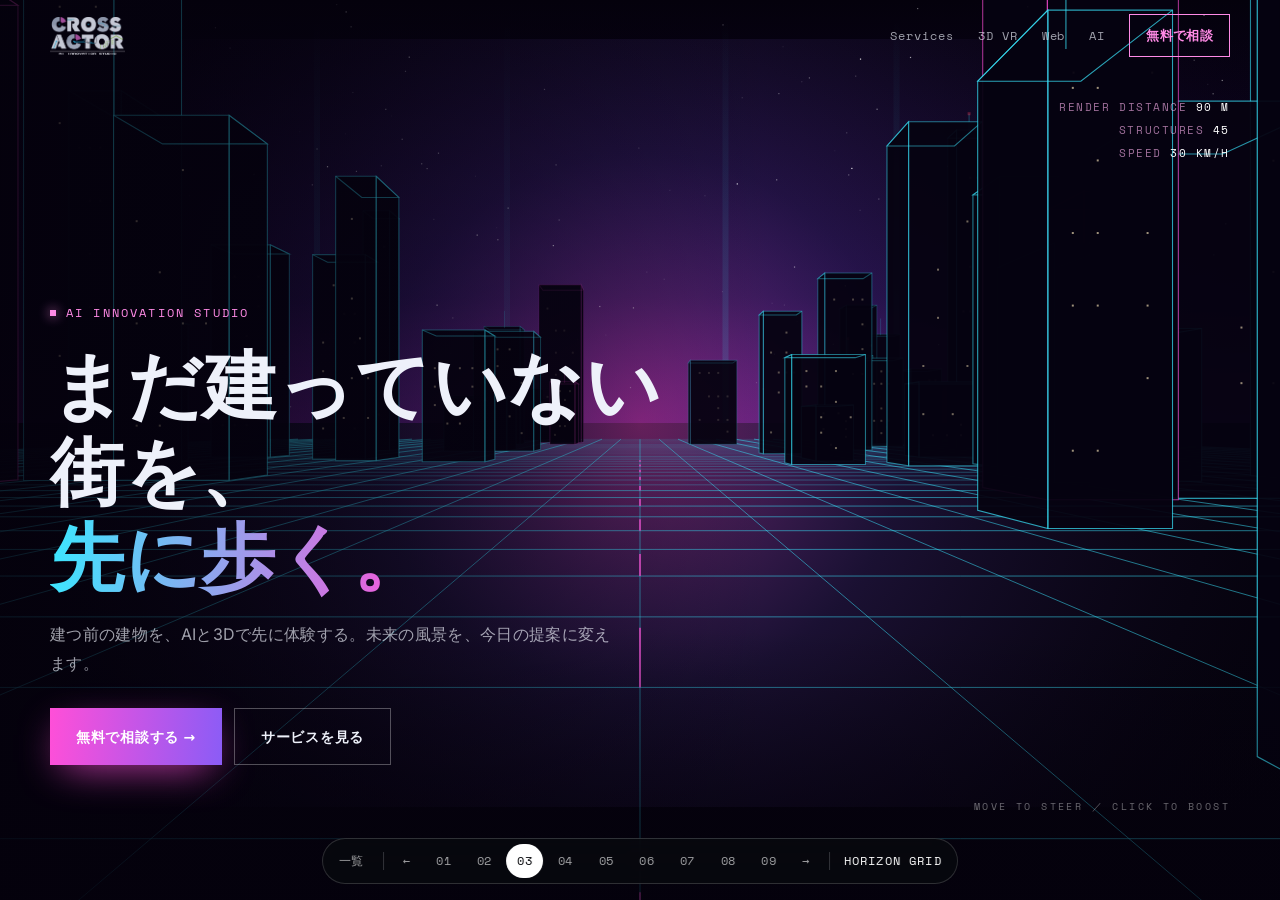
<file: hero-lab/03-grid.html>
<!DOCTYPE html>
<html lang="ja">
<head>
<meta charset="UTF-8">
<meta name="viewport" content="width=device-width, initial-scale=1">
<title>03 HORIZON GRID — CROSSACTOR HERO LAB</title>
<link rel="stylesheet" href="lab.css">
<style>
  :root{ --accent:#ff4fd8; }
  body{ background:#04010c; }
  .stage{ background:#04010c; }
  #c{ position:absolute; inset:0; z-index:1; width:100%; height:100%; cursor:pointer; }
  .stage::after{
    content:""; position:absolute; inset:0; z-index:2; pointer-events:none;
    background:
      linear-gradient(90deg, rgba(4,1,12,.8) 0%, rgba(4,1,12,.3) 40%, rgba(4,1,12,0) 60%),
      linear-gradient(180deg, rgba(4,1,12,0) 70%, rgba(4,1,12,.7) 100%);
  }
  .eyebrow{ color:#ff8ae6; }
  .lab-nav__cta{ color:#ff8ae6; }
  .grad{ background:linear-gradient(95deg, #3ae8ff, #ff4fd8); -webkit-background-clip:text; background-clip:text; color:transparent; }
  .btn--solid{ color:#fff; background:linear-gradient(95deg, #ff4fd8, #8b5cf6); box-shadow:0 12px 40px -12px rgba(255,79,216,.85); }

  .hud{
    position:absolute; z-index:4; right:var(--edge); top:96px; margin:0;
    font-family:var(--mono); font-size:11px; letter-spacing:.14em; line-height:2.1; text-align:right;
    color:rgba(255,180,240,.62);
  }
  .hud b{ font-weight:400; color:#fff; }
  .hint{
    position:absolute; z-index:4; right:var(--edge); bottom:84px; margin:0;
    font-family:var(--mono); font-size:10px; letter-spacing:.24em; color:rgba(255,255,255,.4);
  }
  @media (max-width:760px){
    .stage::after{ background:linear-gradient(180deg, rgba(4,1,12,0) 40%, rgba(4,1,12,.9) 72%); }
    .hud{ top:70px; font-size:10px; }
    .hint{ display:none; }
  }
</style>
</head>
<body>

<header class="lab-nav">
  <a class="lab-nav__logo" href="index.html"><img src="../assets/logo-light.png" alt="CROSSACTOR" width="618" height="314"></a>
  <nav class="lab-nav__links" aria-label="ページ内リンク"><a href="#">Services</a><a href="#">3D VR</a><a href="#">Web</a><a href="#">AI</a></nav>
  <a class="lab-nav__cta" href="#">無料で相談</a>
</header>

<section class="stage">
  <canvas id="c" aria-hidden="true"></canvas>
  <div class="hud" aria-hidden="true">
    <div>RENDER DISTANCE <b>90 M</b></div>
    <div>STRUCTURES <b id="h-count">0</b></div>
    <div>SPEED <b id="h-speed">0</b></div>
  </div>

  <div class="copy">
    <p class="eyebrow rise" style="--d:.05s">AI INNOVATION STUDIO</p>
    <h1 class="title rise" style="--d:.15s">まだ建っていない<wbr>街を、<br><span class="grad">先に歩く。</span></h1>
    <p class="lead rise" style="--d:.28s">建つ前の建物を、AIと3Dで先に体験する。未来の風景を、今日の提案に変えます。</p>
    <div class="actions rise" style="--d:.4s">
      <a class="btn btn--solid" href="#">無料で相談する →</a>
      <a class="btn btn--ghost" href="#">サービスを見る</a>
    </div>
  </div>
  <p class="hint" aria-hidden="true">MOVE TO STEER ／ CLICK TO BOOST</p>
</section>

<script src="lab.js"></script>
<script>
/* グリッドの上を前進し、ワイヤーフレームのビルが地面から立ち上がる */
(() => {
  const reduce = matchMedia('(prefers-reduced-motion: reduce)').matches;
  const cv = document.getElementById('c');
  const ctx = cv.getContext('2d');
  const hudCount = document.getElementById('h-count');
  const hudSpeed = document.getElementById('h-speed');
  const rand = (a, b) => a + Math.random() * (b - a);
  const clamp = (v, a = 0, b = 1) => Math.min(Math.max(v, a), b);

  const FAR = 90;
  let W = 0, H = 0, narrow = false;
  const cam = { x: 0, tx: 0, y: 1.7, z: 0, pitch: 0, tpitch: 0 };
  let boost = 0;
  const stars = [];
  const beams = [-34, -14, 9, 27, 46].map(x => ({ x, ph: rand(0, 6) }));

  function spawn (z) {
    const side = Math.random() < 0.5 ? -1 : 1;
    const x = side * rand(4.5, 24);
    return {
      x, z, w: rand(1.6, 4), d: rand(1.6, 4),
      h: rand(2.5, Math.abs(x) < 10 ? 9 : 17) * (Math.random() < 0.14 ? 1.8 : 1),
      pink: Math.random() < 0.22, ant: Math.random() < 0.25,
      win: Array.from({ length: 24 }, () => Math.random() < 0.35),
    };
  }
  const blds = Array.from({ length: 48 }, () => spawn(rand(3, FAR)));

  function resize () {
    const dpr = Math.min(devicePixelRatio || 1, 2);
    W = cv.clientWidth; H = cv.clientHeight; narrow = W < 760;
    cv.width = Math.round(W * dpr); cv.height = Math.round(H * dpr);
    ctx.setTransform(dpr, 0, 0, dpr, 0, 0);
    stars.length = 0;
    for (let i = 0; i < 160; i++) stars.push({ x: rand(0, W), y: rand(0, H * 0.5), a: rand(0.2, 0.9), p: rand(0, 6) });
  }

  const horizon = () => H * (narrow ? 0.36 : 0.47) + cam.pitch;
  function proj (x, y, z) {
    const dz = z - cam.z;
    if (dz < 0.4) return null;
    const f = H * 0.95;
    return [W / 2 + ((x - cam.x) * f) / dz, horizon() - ((y - cam.y) * f) / dz];
  }

  function draw (t) {
    const hz = horizon();
    // 空と地平の光
    const sky = ctx.createLinearGradient(0, 0, 0, hz);
    sky.addColorStop(0, '#04010c'); sky.addColorStop(0.7, '#12052a'); sky.addColorStop(1, '#3b0c4f');
    ctx.fillStyle = sky; ctx.fillRect(0, 0, W, hz);
    ctx.fillStyle = '#05020d'; ctx.fillRect(0, hz, W, H - hz);
    const glow = ctx.createRadialGradient(W / 2, hz, 0, W / 2, hz, W * 0.6);
    glow.addColorStop(0, 'rgba(255,79,216,.45)'); glow.addColorStop(0.35, 'rgba(139,92,246,.16)'); glow.addColorStop(1, 'rgba(0,0,0,0)');
    ctx.fillStyle = glow; ctx.fillRect(0, hz - W * 0.3, W, W * 0.6);

    for (const s of stars) {
      if (s.y > hz - 6) continue;
      ctx.fillStyle = `rgba(255,255,255,${(s.a * (0.6 + 0.4 * Math.sin(t * 0.002 + s.p))).toFixed(3)})`;
      ctx.fillRect(s.x, s.y, 1.2, 1.2);
    }

    // 地平から立ちのぼる光の柱
    for (const b of beams) {
      const p = proj(b.x, 0, cam.z + FAR);
      if (!p) continue;
      const a = 0.08 + 0.1 * (0.5 + 0.5 * Math.sin(t * 0.0012 + b.ph));
      const g = ctx.createLinearGradient(0, hz, 0, hz - H * 0.45);
      g.addColorStop(0, `rgba(58,232,255,${a})`); g.addColorStop(1, 'rgba(58,232,255,0)');
      ctx.fillStyle = g; ctx.fillRect(p[0] - 3, hz - H * 0.45, 6, H * 0.45);
    }

    // グリッド
    const alphaPaths = [new Path2D(), new Path2D(), new Path2D(), new Path2D()];
    const bucket = dz => Math.min(3, Math.floor((dz / FAR) * 4));
    for (let x = -40; x <= 40; x += 2) {
      const a = proj(x, 0, cam.z + 0.5), b = proj(x, 0, cam.z + FAR);
      if (a && b) { alphaPaths[0].moveTo(a[0], a[1]); alphaPaths[0].lineTo(b[0], b[1]); }
    }
    for (let z = Math.ceil(cam.z / 2) * 2; z < cam.z + FAR; z += 2) {
      const a = proj(-40, 0, z), b = proj(40, 0, z);
      if (a && b) { const k = bucket(z - cam.z); alphaPaths[k].moveTo(a[0], a[1]); alphaPaths[k].lineTo(b[0], b[1]); }
    }
    const ga = [0.5, 0.28, 0.14, 0.06];
    ctx.lineWidth = 1;
    alphaPaths.forEach((p, k) => { ctx.strokeStyle = `rgba(58,232,255,${ga[k]})`; ctx.stroke(p); });

    // 中央の破線
    ctx.strokeStyle = 'rgba(255,79,216,.8)'; ctx.lineWidth = 2;
    for (let z = Math.ceil(cam.z / 4) * 4; z < cam.z + 40; z += 4) {
      const a = proj(0, 0, z), b = proj(0, 0, z + 1.6);
      if (a && b) { ctx.beginPath(); ctx.moveTo(a[0], a[1]); ctx.lineTo(b[0], b[1]); ctx.stroke(); }
    }

    // ビル：遠い順に描いて、手前が奥を隠すようにする
    blds.sort((a, b) => b.z - a.z);
    let visible = 0;
    for (const b of blds) {
      const dz = b.z - cam.z;
      if (dz < 1.2 || dz > FAR) continue;
      visible++;
      const rise = 1 - Math.pow(1 - clamp((FAR - dz) / 16), 3);
      const h = b.h * rise;
      const fog = Math.pow(clamp(1 - dz / FAR), 1.1);
      const x0 = b.x - b.w / 2, x1 = b.x + b.w / 2, zf = b.z - b.d / 2, zb = b.z + b.d / 2;
      const P = [
        proj(x0, 0, zf), proj(x1, 0, zf), proj(x1, h, zf), proj(x0, h, zf),
        proj(x0, 0, zb), proj(x1, 0, zb), proj(x1, h, zb), proj(x0, h, zb),
      ];
      if (P.some(p => !p)) continue;
      const poly = idx => { ctx.beginPath(); idx.forEach((i, k) => (k ? ctx.lineTo(P[i][0], P[i][1]) : ctx.moveTo(P[i][0], P[i][1]))); ctx.closePath(); };

      ctx.fillStyle = 'rgba(6,3,16,.94)';
      const side = b.x > cam.x ? [0, 3, 7, 4] : [1, 2, 6, 5];
      poly(side); ctx.fill();
      poly([0, 1, 2, 3]); ctx.fill();

      const col = b.pink ? '255,79,216' : '58,232,255';
      ctx.strokeStyle = `rgba(${col},${(0.85 * fog).toFixed(3)})`;
      ctx.lineWidth = 1.1;
      poly([0, 1, 2, 3]); ctx.stroke();
      poly(side); ctx.stroke();
      ctx.beginPath(); ctx.moveTo(P[3][0], P[3][1]); ctx.lineTo(P[7][0], P[7][1]); ctx.lineTo(P[6][0], P[6][1]); ctx.lineTo(P[2][0], P[2][1]); ctx.stroke();

      // 窓の灯り
      ctx.fillStyle = `rgba(255,236,190,${(0.75 * fog * rise).toFixed(3)})`;
      for (let r = 0; r < 6; r++) for (let c = 0; c < 4; c++) {
        if (!b.win[r * 4 + c]) continue;
        const wy = h * (0.15 + r * 0.14);
        if (wy > h - 0.3) continue;
        const p = proj(x0 + b.w * (0.2 + c * 0.2), wy, zf);
        if (p) ctx.fillRect(p[0] - 1, p[1] - 1, 2, 2);
      }
      if (b.ant && rise > 0.95) {
        const a = proj(b.x, h, b.z), c = proj(b.x, h + 1.4, b.z);
        if (a && c) {
          ctx.beginPath(); ctx.moveTo(a[0], a[1]); ctx.lineTo(c[0], c[1]); ctx.stroke();
          if (Math.sin(t * 0.006 + b.x) > 0.3) { ctx.fillStyle = `rgba(255,60,90,${fog})`; ctx.fillRect(c[0] - 1.5, c[1] - 1.5, 3, 3); }
        }
      }
    }
    return visible;
  }

  let last = performance.now(), hudAt = 0;
  function loop (now) {
    const dt = Math.min((now - last) / 16.667, 3); last = now;
    cam.x += (cam.tx - cam.x) * 0.04;
    cam.pitch += (cam.tpitch - cam.pitch) * 0.05;
    const speed = 0.14 + boost;
    cam.z += speed * dt;
    boost *= Math.pow(0.95, dt);
    for (const b of blds) if (b.z - cam.z < 1.2) Object.assign(b, spawn(cam.z + FAR + rand(0, 12)));
    const v = draw(now);
    if (now - hudAt > 200) { hudCount.textContent = String(v); hudSpeed.textContent = `${Math.round(speed * 216)} KM/H`; hudAt = now; }
    requestAnimationFrame(loop);
  }

  const stage = cv.parentElement;
  stage.addEventListener('pointermove', e => {
    cam.tx = (e.clientX / innerWidth - 0.5) * 10;
    cam.tpitch = -(e.clientY / innerHeight - 0.5) * 60;
  });
  stage.addEventListener('pointerleave', () => { cam.tx = 0; cam.tpitch = 0; });
  cv.addEventListener('click', () => { boost = 0.7; });
  window.addEventListener('resize', resize);

  resize();
  if (reduce) { cam.z = 10; draw(0); return; }
  requestAnimationFrame(loop);
})();
</script>
</body>
</html>
</file>
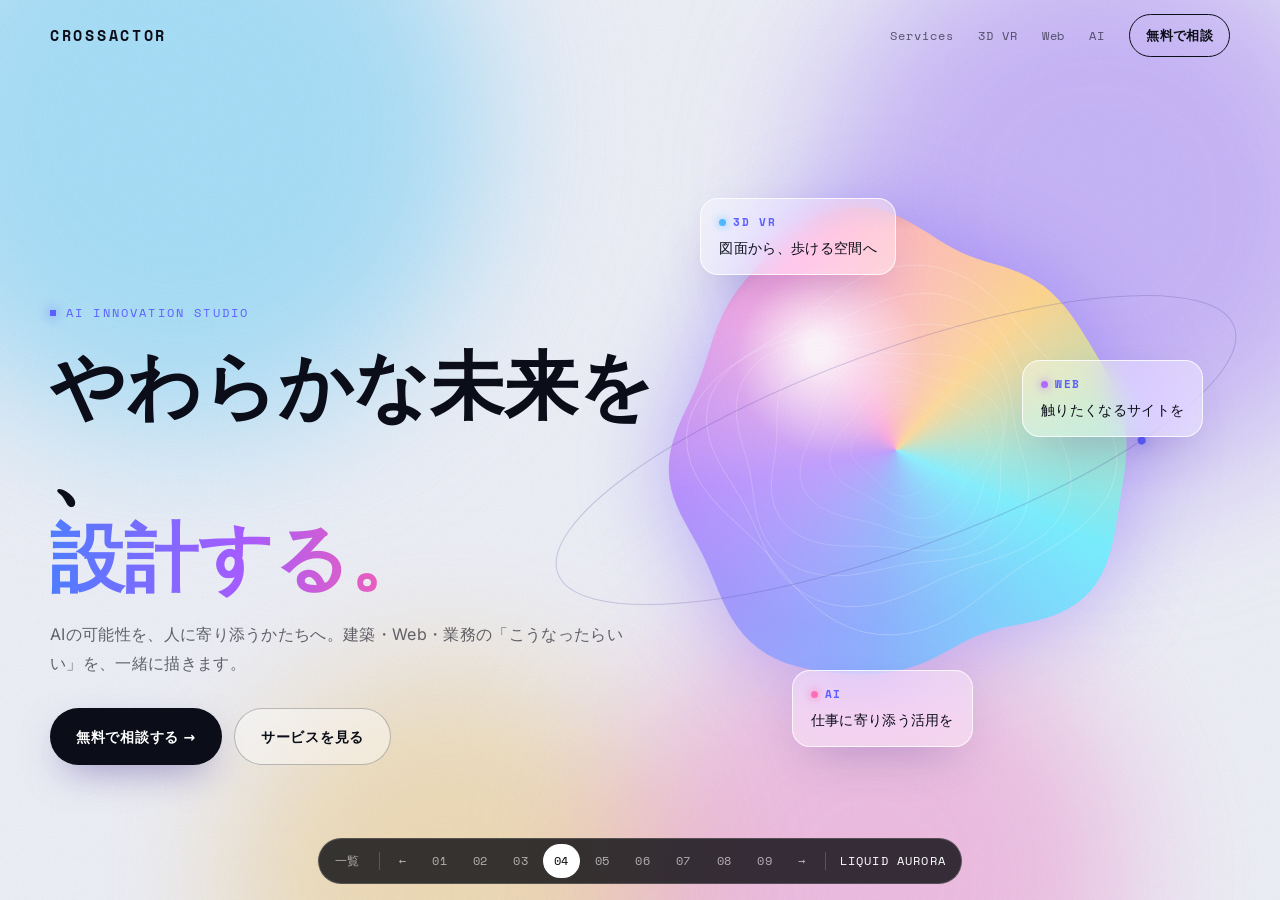
<file: hero-lab/04-aurora.html>
<!DOCTYPE html>
<html lang="ja">
<head>
<meta charset="UTF-8">
<meta name="viewport" content="width=device-width, initial-scale=1">
<title>04 LIQUID AURORA — CROSSACTOR HERO LAB</title>
<link rel="stylesheet" href="lab.css">
<style>
  /* ライトテーマ：他の4つと違う「やわらかい近未来」 */
  :root{ --text:#0b0d18; --muted:rgba(11,13,24,.62); --faint:rgba(11,13,24,.4); --accent:#0b0d18; }
  body{ background:#eef0f7; color:var(--text); }
  .stage{ background:#eef0f7; }
  .blob{
    position:absolute; z-index:0; border-radius:50%; pointer-events:none;
    filter:blur(70px); opacity:.75; mix-blend-mode:multiply;
    animation:drift var(--t, 18s) ease-in-out infinite alternate;
  }
  .blob--1{ width:48vmax; height:48vmax; left:-10vmax; top:-14vmax; background:#9be7ff; --t:16s; }
  .blob--2{ width:44vmax; height:44vmax; right:-8vmax; top:-6vmax; background:#c9adff; --t:21s; }
  .blob--3{ width:40vmax; height:40vmax; right:12vmax; bottom:-18vmax; background:#ffb8e2; --t:19s; }
  .blob--4{ width:34vmax; height:34vmax; left:18vmax; bottom:-16vmax; background:#ffe2a6; --t:24s; }
  @keyframes drift{
    from{ transform:translate(0, 0) scale(1); }
    to  { transform:translate(6vmax, 4vmax) scale(1.12); }
  }
  /* 粒子感（紙のようなノイズ）を薄く重ねる */
  .grain{
    position:absolute; inset:0; z-index:3; pointer-events:none; opacity:.22; mix-blend-mode:multiply;
    background-image:url("data:image/svg+xml;utf8,<svg xmlns='http://www.w3.org/2000/svg' width='160' height='160'><filter id='n'><feTurbulence type='fractalNoise' baseFrequency='.9' numOctaves='2' stitchTiles='stitch'/><feColorMatrix values='0 0 0 0 0.4  0 0 0 0 0.4  0 0 0 0 0.5  0 0 0 .5 0'/></filter><rect width='100%' height='100%' filter='url(%23n)'/></svg>");
  }
  #orb{ position:absolute; inset:0; z-index:2; width:100%; height:100%; }

  .lab-nav__word{ color:var(--text); }
  .lab-nav__links a{ color:var(--muted); }
  .lab-nav__links a:hover{ color:var(--text); }
  .lab-nav__cta{ color:var(--text); }
  .eyebrow{ color:#5b5fff; }
  .title{ font-weight:700; letter-spacing:0; }
  .grad{ background:linear-gradient(90deg, #4f7cff, #a35cff 50%, #ff5fa8); -webkit-background-clip:text; background-clip:text; color:transparent; }
  .btn--solid{ background:#0b0d18; color:#fff; border-radius:999px; box-shadow:0 14px 40px -14px rgba(60,40,140,.6); }
  .btn--ghost{ border-color:rgba(11,13,24,.25); color:var(--text); border-radius:999px; background:rgba(255,255,255,.4); }

  .glass{
    position:absolute; z-index:5; pointer-events:none;
    padding:14px 18px 12px; min-width:170px;
    background:rgba(255,255,255,.38); border:1px solid rgba(255,255,255,.8); border-radius:18px;
    backdrop-filter:blur(16px) saturate(1.3); -webkit-backdrop-filter:blur(16px) saturate(1.3);
    box-shadow:0 20px 50px -20px rgba(60,40,140,.35);
    transform:translate3d(var(--px, 0), var(--py, 0), 0);
    transition:transform .6s var(--ease);
  }
  .glass__in{ animation:bob var(--b, 6s) ease-in-out infinite alternate; }
  @keyframes bob{ to{ transform:translateY(-10px); } }
  .glass b{ display:block; font-family:var(--mono); font-size:11px; letter-spacing:.14em; color:#5b5fff; }
  .glass span{ font-size:13.5px; color:var(--text); }
  .glass i{ display:inline-block; width:7px; height:7px; margin-right:7px; border-radius:50%; background:var(--c); box-shadow:0 0 10px var(--c); }
  .glass--1{ right:30%; top:22%; --c:#4fb8ff; }
  .glass--2{ right:6%; top:40%; --c:#b06bff; --b:7s; }
  .glass--3{ right:24%; bottom:17%; --c:#ff6fb5; --b:5.5s; }

  @media (max-width:760px){
    .glass{ min-width:0; padding:10px 12px; }
    .glass span{ display:none; }
    .glass--1{ right:auto; left:8%; top:16%; }
    .glass--2{ right:8%; top:24%; }
    .glass--3{ right:auto; left:40%; top:42%; bottom:auto; }
  }
</style>
</head>
<body>

<header class="lab-nav">
  <a class="lab-nav__word" href="index.html">CROSSACTOR</a>
  <nav class="lab-nav__links" aria-label="ページ内リンク"><a href="#">Services</a><a href="#">3D VR</a><a href="#">Web</a><a href="#">AI</a></nav>
  <a class="lab-nav__cta" href="#" style="border-radius:999px">無料で相談</a>
</header>

<section class="stage">
  <div class="blob blob--1"></div><div class="blob blob--2"></div><div class="blob blob--3"></div><div class="blob blob--4"></div>
  <canvas id="orb" aria-hidden="true"></canvas>
  <div class="grain" aria-hidden="true"></div>

  <div class="glass glass--1" data-depth="18" aria-hidden="true"><div class="glass__in"><b><i></i>3D VR</b><span>図面から、歩ける空間へ</span></div></div>
  <div class="glass glass--2" data-depth="30" aria-hidden="true"><div class="glass__in"><b><i></i>WEB</b><span>触りたくなるサイトを</span></div></div>
  <div class="glass glass--3" data-depth="12" aria-hidden="true"><div class="glass__in"><b><i></i>AI</b><span>仕事に寄り添う活用を</span></div></div>

  <div class="copy">
    <p class="eyebrow rise" style="--d:.05s">AI INNOVATION STUDIO</p>
    <h1 class="title rise" style="--d:.15s">やわらかな未来を、<br><span class="grad">設計する。</span></h1>
    <p class="lead rise" style="--d:.28s">AIの可能性を、人に寄り添うかたちへ。建築・Web・業務の「こうなったらいい」を、一緒に描きます。</p>
    <div class="actions rise" style="--d:.4s">
      <a class="btn btn--solid" href="#">無料で相談する →</a>
      <a class="btn btn--ghost" href="#">サービスを見る</a>
    </div>
  </div>
</section>

<script src="lab.js"></script>
<script>
/* 虹色の液体の球体。輪郭を波で揺らし、カーソルの方向へふくらむ */
(() => {
  const reduce = matchMedia('(prefers-reduced-motion: reduce)').matches;
  const cv = document.getElementById('orb');
  const ctx = cv.getContext('2d');
  const TAU = Math.PI * 2;
  let W = 0, H = 0, narrow = false;
  const mouse = { x: 0, y: 0, on: false };
  let pull = 0;

  function resize () {
    const dpr = Math.min(devicePixelRatio || 1, 2);
    W = cv.clientWidth; H = cv.clientHeight; narrow = W < 760;
    cv.width = Math.round(W * dpr); cv.height = Math.round(H * dpr);
    ctx.setTransform(dpr, 0, 0, dpr, 0, 0);
  }

  function draw (t) {
    ctx.clearRect(0, 0, W, H);
    const cx = narrow ? W * 0.5 : W * 0.7;
    const cy = narrow ? H * 0.3 : H * 0.5;
    const R = Math.min(W, H) * (narrow ? 0.22 : 0.25);
    const phi = Math.atan2(mouse.y - cy, mouse.x - cx);
    const near = mouse.on ? Math.max(0, 1 - Math.hypot(mouse.x - cx, mouse.y - cy) / (R * 3)) : 0;
    pull += (near - pull) * 0.08;

    const outline = new Path2D();
    const N = 150;
    for (let i = 0; i <= N; i++) {
      const th = (i / N) * TAU;
      let r = R * (1 + 0.055 * Math.sin(3 * th + t * 0.0007) + 0.035 * Math.sin(5 * th - t * 0.0011) + 0.02 * Math.sin(8 * th + t * 0.0017));
      const c = Math.cos(th - phi);
      if (c > 0) r += R * 0.24 * pull * Math.pow(c, 6);
      const x = cx + Math.cos(th) * r, y = cy + Math.sin(th) * r;
      i ? outline.lineTo(x, y) : outline.moveTo(x, y);
    }
    outline.closePath();

    // 外側のやわらかい影
    ctx.save();
    ctx.shadowColor = 'rgba(120,90,255,.45)'; ctx.shadowBlur = 90;
    let fill;
    if (ctx.createConicGradient) {
      fill = ctx.createConicGradient(t * 0.0003, cx, cy);
      ['#7af0ff', '#8fb2ff', '#b58cff', '#ff9bd7', '#ffd58a', '#7af0ff'].forEach((c, i, a) => fill.addColorStop(i / (a.length - 1), c));
    } else {
      fill = ctx.createLinearGradient(cx - R, cy - R, cx + R, cy + R);
      fill.addColorStop(0, '#7af0ff'); fill.addColorStop(0.5, '#b58cff'); fill.addColorStop(1, '#ff9bd7');
    }
    ctx.fillStyle = fill;
    ctx.fill(outline);
    ctx.restore();

    ctx.save();
    ctx.clip(outline);
    // 光沢と、下側の陰
    const hl = ctx.createRadialGradient(cx - R * 0.35, cy - R * 0.45, R * 0.05, cx - R * 0.2, cy - R * 0.3, R * 1.1);
    hl.addColorStop(0, 'rgba(255,255,255,.9)'); hl.addColorStop(0.35, 'rgba(255,255,255,.2)'); hl.addColorStop(1, 'rgba(255,255,255,0)');
    ctx.fillStyle = hl; ctx.fillRect(cx - R * 2, cy - R * 2, R * 4, R * 4);
    const sh = ctx.createRadialGradient(cx + R * 0.2, cy + R * 0.3, R * 0.3, cx, cy, R * 1.3);
    sh.addColorStop(0, 'rgba(40,20,90,0)'); sh.addColorStop(0.75, 'rgba(40,20,90,0)'); sh.addColorStop(1, 'rgba(40,20,90,.32)');
    ctx.fillStyle = sh; ctx.fillRect(cx - R * 2, cy - R * 2, R * 4, R * 4);
    // 中を流れる等高線（考えている感じ）
    for (let k = 0; k < 7; k++) {
      ctx.beginPath();
      for (let i = 0; i <= 90; i++) {
        const th = (i / 90) * TAU;
        const rr = R * (0.22 + k * 0.11) * (1 + 0.09 * Math.sin(4 * th + t * 0.001 + k));
        const x = cx + Math.cos(th) * rr + Math.sin(t * 0.0005 + k) * R * 0.06;
        const y = cy + Math.sin(th) * rr * 0.86;
        i ? ctx.lineTo(x, y) : ctx.moveTo(x, y);
      }
      ctx.strokeStyle = `rgba(255,255,255,${0.1 + k * 0.025})`;
      ctx.lineWidth = 1;
      ctx.stroke();
    }
    ctx.restore();

    // 軌道の輪と、回る小さな点
    ctx.save();
    ctx.translate(cx, cy); ctx.rotate(-0.35);
    ctx.strokeStyle = 'rgba(70,60,150,.22)'; ctx.lineWidth = 1;
    ctx.beginPath(); ctx.ellipse(0, 0, R * 1.6, R * 0.44, 0, 0, TAU); ctx.stroke();
    const a = t * 0.0006;
    ctx.fillStyle = '#5b5fff'; ctx.shadowColor = '#8b8bff'; ctx.shadowBlur = 12;
    ctx.beginPath(); ctx.arc(Math.cos(a) * R * 1.6, Math.sin(a) * R * 0.44, 4, 0, TAU); ctx.fill();
    ctx.restore();
  }

  const glasses = [...document.querySelectorAll('.glass')];
  const stage = cv.parentElement;
  stage.addEventListener('pointermove', e => {
    const r = cv.getBoundingClientRect();
    mouse.x = e.clientX - r.left; mouse.y = e.clientY - r.top; mouse.on = true;
    const nx = mouse.x / W - 0.5, ny = mouse.y / H - 0.5;
    glasses.forEach(g => {
      const d = Number(g.dataset.depth);
      g.style.setProperty('--px', `${(-nx * d).toFixed(1)}px`);
      g.style.setProperty('--py', `${(-ny * d).toFixed(1)}px`);
    });
  });
  stage.addEventListener('pointerleave', () => { mouse.on = false; });
  window.addEventListener('resize', resize);

  resize();
  if (reduce) { draw(0); return; }
  (function loop (now) { draw(now); requestAnimationFrame(loop); })(performance.now());
})();
</script>
</body>
</html>
</file>
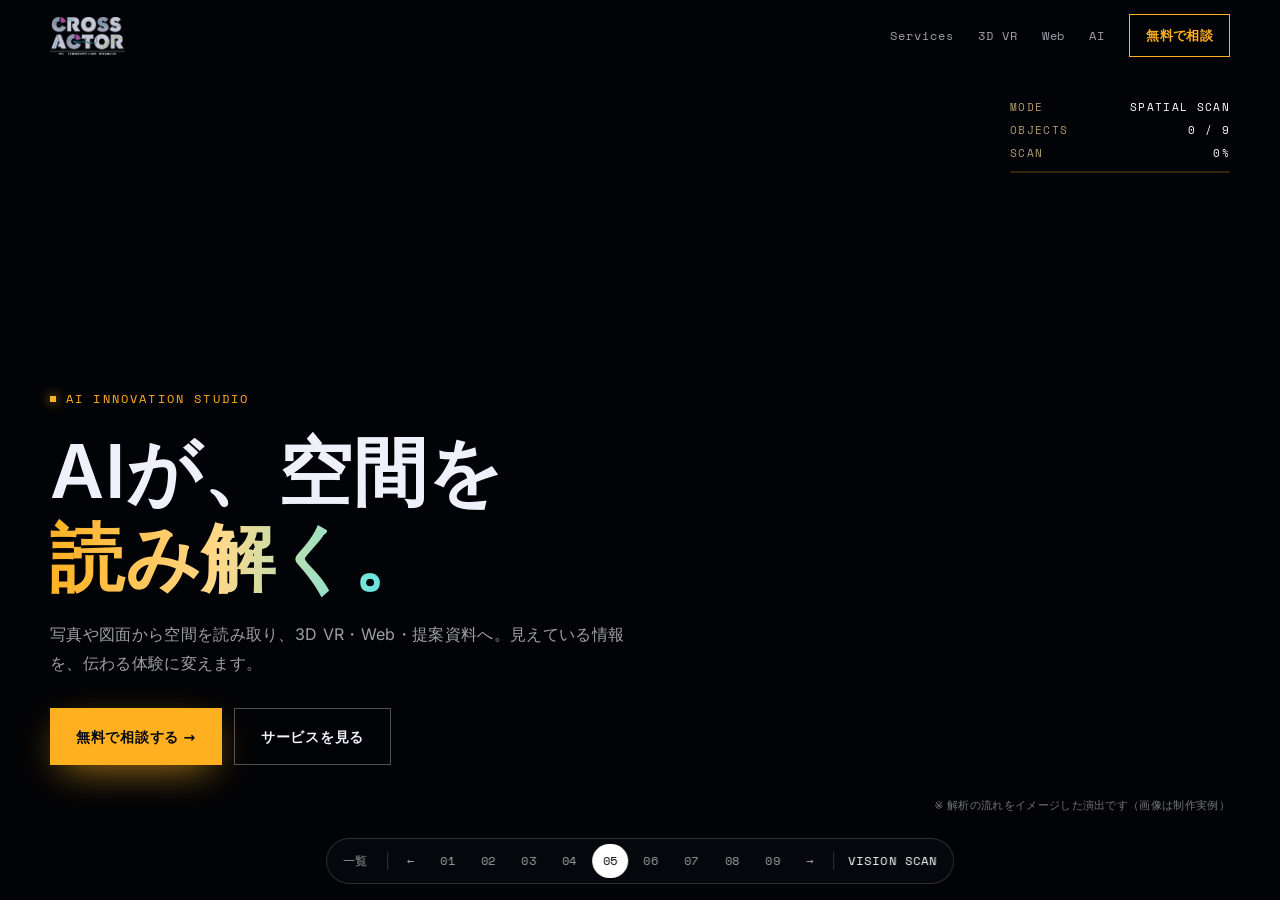
<file: hero-lab/05-scan.html>
<!DOCTYPE html>
<html lang="ja">
<head>
<meta charset="UTF-8">
<meta name="viewport" content="width=device-width, initial-scale=1">
<title>05 VISION SCAN — CROSSACTOR HERO LAB</title>
<link rel="stylesheet" href="lab.css">
<style>
  :root{ --accent:#ffb020; --amber:#ffb020; --cyan:#3ae8ff; }
  body{ background:#020306; }
  .stage{ background:#020306; }
  #c{ position:absolute; inset:0; z-index:1; width:100%; height:100%; cursor:none; }
  .stage::after{
    content:""; position:absolute; inset:0; z-index:2; pointer-events:none;
    background:
      linear-gradient(90deg, rgba(2,3,6,.88) 0%, rgba(2,3,6,.5) 34%, rgba(2,3,6,0) 56%),
      linear-gradient(180deg, rgba(2,3,6,.55) 0%, rgba(2,3,6,0) 18%, rgba(2,3,6,0) 70%, rgba(2,3,6,.7) 100%);
  }
  .eyebrow{ color:var(--amber); }
  .lab-nav__cta{ color:var(--amber); }
  .grad{ background:linear-gradient(95deg, #ffb020, #ffd98a 45%, #3ae8ff); -webkit-background-clip:text; background-clip:text; color:transparent; }
  .btn--solid{ box-shadow:0 12px 40px -12px rgba(255,176,32,.8); }

  .hud{
    position:absolute; z-index:4; right:var(--edge); top:96px; width:220px;
    font-family:var(--mono); font-size:11px; letter-spacing:.12em; line-height:2.1;
    color:rgba(255,220,160,.7);
  }
  .hud div{ display:flex; justify-content:space-between; }
  .hud b{ font-weight:400; color:#fff; }
  .hud__bar{ height:2px; margin-top:6px; background:rgba(255,176,32,.2); }
  .hud__bar i{ display:block; height:100%; width:0; background:var(--amber); box-shadow:0 0 8px var(--amber); }
  .cap{
    position:absolute; z-index:4; right:var(--edge); bottom:84px; margin:0;
    font-size:11px; color:rgba(255,255,255,.45);
  }
  @media (max-width:760px){
    .stage::after{ background:linear-gradient(180deg, rgba(2,3,6,.5) 0%, rgba(2,3,6,0) 20%, rgba(2,3,6,0) 38%, rgba(2,3,6,.92) 66%); }
    .hud{ top:70px; width:170px; font-size:10px; }
    .cap{ display:none; }
    #c{ cursor:auto; }
  }
</style>
</head>
<body>

<header class="lab-nav">
  <a class="lab-nav__logo" href="index.html"><img src="../assets/logo-light.png" alt="CROSSACTOR" width="618" height="314"></a>
  <nav class="lab-nav__links" aria-label="ページ内リンク"><a href="#">Services</a><a href="#">3D VR</a><a href="#">Web</a><a href="#">AI</a></nav>
  <a class="lab-nav__cta" href="#">無料で相談</a>
</header>

<section class="stage">
  <canvas id="c" aria-hidden="true"></canvas>
  <div class="hud" aria-hidden="true">
    <div><span>MODE</span><b id="h-mode">SPATIAL SCAN</b></div>
    <div><span>OBJECTS</span><b id="h-obj">0 / 9</b></div>
    <div><span>SCAN</span><b id="h-pct">0%</b></div>
    <div class="hud__bar"><i id="h-bar"></i></div>
  </div>

  <div class="copy">
    <p class="eyebrow rise" style="--d:.05s">AI INNOVATION STUDIO</p>
    <h1 class="title rise" style="--d:.15s">AIが、空間を<wbr><span class="grad">読み解く。</span></h1>
    <p class="lead rise" style="--d:.28s">写真や図面から空間を読み取り、3D VR・Web・提案資料へ。見えている情報を、伝わる体験に変えます。</p>
    <div class="actions rise" style="--d:.4s">
      <a class="btn btn--solid" href="#">無料で相談する →</a>
      <a class="btn btn--ghost" href="#">サービスを見る</a>
    </div>
  </div>
  <p class="cap">※ 解析の流れをイメージした演出です（画像は制作実例）</p>
</section>

<script src="lab.js"></script>
<script>
/* 完成パースをレーザーで走査する。未走査は輪郭線、走査済みは写真。通過した物にラベルが付く */
(() => {
  const reduce = matchMedia('(prefers-reduced-motion: reduce)').matches;
  const cv = document.getElementById('c');
  const ctx = cv.getContext('2d');
  const hud = { mode: document.getElementById('h-mode'), obj: document.getElementById('h-obj'), pct: document.getElementById('h-pct'), bar: document.getElementById('h-bar') };
  const clamp = (v, a = 0, b = 1) => Math.min(Math.max(v, a), b);

  // 画像内の位置（0〜1）。ARCH は建物側の要素、FURN は家具
  const ARCH = '58,232,255', FURN = '255,176,32';
  const OBJECTS = [
    { en: 'CEILING LIGHT', ja: '間接照明', box: [0.26, 0.02, 0.75, 0.27], c: ARCH, p: 0.96 },
    { en: 'PLANT', ja: '観葉植物', box: [0.03, 0.33, 0.19, 0.67], c: FURN, p: 0.91 },
    { en: 'WINDOW', ja: '引き違い窓', box: [0.23, 0.2, 0.48, 0.62], c: ARCH, p: 0.94 },
    { en: 'SOFA', ja: 'ソファ', box: [0.1, 0.55, 0.58, 0.99], c: FURN, p: 0.97 },
    { en: 'COFFEE TABLE', ja: 'センターテーブル', box: [0.5, 0.69, 0.72, 0.93], c: FURN, p: 0.93 },
    { en: 'TV', ja: 'テレビ', box: [0.59, 0.38, 0.77, 0.56], c: FURN, p: 0.98 },
    { en: 'TV BOARD', ja: '造作カウンター', box: [0.54, 0.57, 0.84, 0.72], c: ARCH, p: 0.89 },
    { en: 'DECOR', ja: '装飾', box: [0.78, 0.41, 0.95, 0.8], c: FURN, p: 0.86 },
    { en: 'COUNTER', ja: 'キッチンカウンター', box: [0.91, 0.51, 1.0, 0.99], c: ARCH, p: 0.9 },
  ];
  const SCAN = 5600, HOLD = 2600, RESET = 900;

  let W = 0, H = 0, narrow = false;
  let photo = null, edges = null;
  let phase = 'scan', phaseStart = performance.now();
  const mouse = { x: -1e4, y: -1e4, on: false };

  // 画像の輪郭を Sobel で取り出して、シアンの線画にしておく
  function buildEdges (img) {
    const w = 960, h = Math.round((img.height / img.width) * w);
    const src = document.createElement('canvas'); src.width = w; src.height = h;
    const s = src.getContext('2d'); s.drawImage(img, 0, 0, w, h);
    const px = s.getImageData(0, 0, w, h).data;
    const g = new Float32Array(w * h);
    for (let i = 0; i < w * h; i++) g[i] = px[i * 4] * 0.3 + px[i * 4 + 1] * 0.59 + px[i * 4 + 2] * 0.11;
    const out = s.createImageData(w, h);
    for (let y = 1; y < h - 1; y++) for (let x = 1; x < w - 1; x++) {
      const i = y * w + x;
      const gx = -g[i - w - 1] - 2 * g[i - 1] - g[i + w - 1] + g[i - w + 1] + 2 * g[i + 1] + g[i + w + 1];
      const gy = -g[i - w - 1] - 2 * g[i - w] - g[i - w + 1] + g[i + w - 1] + 2 * g[i + w] + g[i + w + 1];
      const m = Math.min(255, Math.hypot(gx, gy) * 1.4);
      const a = m < 40 ? 0 : m;
      out.data[i * 4] = 90; out.data[i * 4 + 1] = 225; out.data[i * 4 + 2] = 255; out.data[i * 4 + 3] = a;
    }
    const e = document.createElement('canvas'); e.width = w; e.height = h;
    e.getContext('2d').putImageData(out, 0, 0);
    return e;
  }

  // 画面いっぱいに収める（はみ出す分は切る）ときの、画像→画面の対応
  function cover (iw, ih) {
    const s = Math.max(W / iw, H / ih);
    const dw = iw * s, dh = ih * s;
    const ox = narrow ? (W - dw) * 0.35 : W - dw;   // PC は右寄せにして文字の側を空ける
    return { dx: ox, dy: (H - dh) / 2, dw, dh };
  }
  const toScreen = (m, nx, ny) => [m.dx + nx * m.dw, m.dy + ny * m.dh];

  function resize () {
    const dpr = Math.min(devicePixelRatio || 1, 2);
    W = cv.clientWidth; H = cv.clientHeight; narrow = W < 760;
    cv.width = Math.round(W * dpr); cv.height = Math.round(H * dpr);
    ctx.setTransform(dpr, 0, 0, dpr, 0, 0);
  }

  function drawPhoto (m) {
    ctx.save();
    ctx.filter = 'saturate(1.05) contrast(1.05)';
    ctx.drawImage(photo, m.dx, m.dy, m.dw, m.dh);
    ctx.restore();
  }
  function drawWire (m, t) {
    ctx.fillStyle = '#03060b'; ctx.fillRect(0, 0, W, H);
    ctx.globalAlpha = 0.85;
    ctx.drawImage(edges, m.dx, m.dy, m.dw, m.dh);
    ctx.globalAlpha = 1;
    // 奥行きを測っているような点の格子
    ctx.fillStyle = 'rgba(58,232,255,.16)';
    const step = 26, off = (t * 0.01) % step;
    for (let y = off; y < H; y += step) for (let x = 0; x < W; x += step) ctx.fillRect(x, y, 1, 1);
  }

  function bracket (x0, y0, x1, y1, len, col, a) {
    ctx.strokeStyle = `rgba(${col},${a})`; ctx.lineWidth = 1.6;
    ctx.beginPath();
    [[x0, y0, 1, 1], [x1, y0, -1, 1], [x0, y1, 1, -1], [x1, y1, -1, -1]].forEach(([x, y, sx, sy]) => {
      ctx.moveTo(x + sx * len, y); ctx.lineTo(x, y); ctx.lineTo(x, y + sy * len);
    });
    ctx.stroke();
    ctx.fillStyle = `rgba(${col},${a * 0.06})`;
    ctx.fillRect(x0, y0, x1 - x0, y1 - y0);
  }

  function frame (now) {
    if (!photo) return;
    const m = cover(photo.width, photo.height);
    const el = now - phaseStart;
    let k = 1, fade = 1;
    if (phase === 'scan') { k = clamp(el / SCAN); if (k >= 1) { phase = 'hold'; phaseStart = now; } }
    else if (phase === 'hold') { k = 1; if (el > HOLD) { phase = 'reset'; phaseStart = now; } }
    else { k = 1; fade = 1 - clamp(el / RESET); if (el > RESET) { phase = 'scan'; phaseStart = now; k = 0; } }
    if (reduce) { phase = 'hold'; k = 1; fade = 1; }

    // 走査線の位置（画像の左端から右端まで）
    const left = Math.max(0, m.dx), right = Math.min(W, m.dx + m.dw);
    const sx = phase === 'reset' ? left + (right - left) * fade : left + (right - left) * (1 - Math.pow(1 - k, 1.6));

    drawWire(m, now);
    ctx.save(); ctx.beginPath(); ctx.rect(0, 0, sx, H); ctx.clip(); drawPhoto(m); ctx.restore();

    // 走査線：光の帯と目盛り
    if (sx > left + 1 && sx < right - 1) {
      const band = ctx.createLinearGradient(sx - 140, 0, sx, 0);
      band.addColorStop(0, 'rgba(255,176,32,0)'); band.addColorStop(1, 'rgba(255,176,32,.28)');
      ctx.fillStyle = band; ctx.fillRect(sx - 140, 0, 140, H);
      ctx.fillStyle = '#ffd98a'; ctx.shadowColor = '#ffb020'; ctx.shadowBlur = 18;
      ctx.fillRect(sx - 1, 0, 2, H);
      ctx.shadowBlur = 0;
      ctx.fillStyle = 'rgba(255,217,138,.8)';
      for (let y = 0; y < H; y += 24) ctx.fillRect(sx + 4, y, y % 120 === 0 ? 10 : 4, 1);
    }

    // 検出ラベル
    let found = 0;
    const fs = narrow ? 9 : 11;
    OBJECTS.forEach(o => {
      const [x0, y0] = toScreen(m, o.box[0], o.box[1]);
      const [x1, y1] = toScreen(m, o.box[2], o.box[3]);
      const a = clamp((sx - x0) / 90) * fade;
      if (a <= 0) return;
      found++;
      const inset = 4;
      bracket(x0 + inset, y0 + inset, x1 - inset, y1 - inset, 16 * a, o.c, a);
      const conf = (o.p * clamp((sx - x0) / 160)).toFixed(2);
      const label = `${o.en}  ${o.ja}  ${conf}`;
      ctx.font = `${fs}px "Space Mono", monospace`;
      const tw = ctx.measureText(label).width + 12;
      const ly = y0 + inset < 72 ? y0 + inset + 2 : y0 + inset - fs - 10;
      // スマホではナビとHUDの帯（上から150px）にかかるラベルは出さない。枠だけ残す
      if (narrow && ly < 150) return;
      ctx.fillStyle = `rgba(2,3,6,${0.78 * a})`; ctx.fillRect(x0 + inset, ly, tw, fs + 8);
      ctx.fillStyle = `rgba(${o.c},${a})`; ctx.fillRect(x0 + inset, ly, 2, fs + 8);
      ctx.fillStyle = `rgba(255,255,255,${a})`; ctx.textBaseline = 'top';
      ctx.fillText(label, x0 + inset + 7, ly + 4);
    });

    // カーソルのレンズ：円の中だけ、もう一方の見え方を出す
    if (mouse.on && !narrow) {
      const r = 90;
      ctx.save();
      ctx.beginPath(); ctx.arc(mouse.x, mouse.y, r, 0, Math.PI * 2); ctx.clip();
      if (mouse.x < sx) drawWire(m, now); else drawPhoto(m);
      ctx.restore();
      ctx.strokeStyle = 'rgba(255,217,138,.9)'; ctx.lineWidth = 1.2;
      ctx.beginPath(); ctx.arc(mouse.x, mouse.y, r, 0, Math.PI * 2); ctx.stroke();
      ctx.beginPath();
      ctx.moveTo(mouse.x - 10, mouse.y); ctx.lineTo(mouse.x + 10, mouse.y);
      ctx.moveTo(mouse.x, mouse.y - 10); ctx.lineTo(mouse.x, mouse.y + 10);
      ctx.stroke();
      const nx = (mouse.x - m.dx) / m.dw, ny = (mouse.y - m.dy) / m.dh;
      ctx.font = '10px "Space Mono", monospace'; ctx.fillStyle = 'rgba(255,217,138,.95)'; ctx.textBaseline = 'top';
      ctx.fillText(`X ${nx.toFixed(3)}  Y ${ny.toFixed(3)}`, mouse.x + r * 0.72, mouse.y + r * 0.72);
    }

    hud.obj.textContent = `${found} / ${OBJECTS.length}`;
    const pct = Math.round(clamp((sx - left) / (right - left)) * 100);
    hud.pct.textContent = `${pct}%`;
    hud.bar.style.width = `${pct}%`;
    hud.mode.textContent = phase === 'hold' ? 'COMPLETE' : phase === 'reset' ? 'RESET' : 'SPATIAL SCAN';
  }

  const stage = cv.parentElement;
  stage.addEventListener('pointermove', e => { const r = cv.getBoundingClientRect(); mouse.x = e.clientX - r.left; mouse.y = e.clientY - r.top; mouse.on = true; });
  stage.addEventListener('pointerleave', () => { mouse.on = false; });
  cv.addEventListener('click', () => { phase = 'scan'; phaseStart = performance.now(); });   // クリックで走査をやり直す
  window.addEventListener('resize', () => { resize(); if (reduce) frame(performance.now()); });

  const img = new Image();
  img.src = '../assets/render-living.webp';
  img.decode().then(() => document.fonts.load('11px "Space Mono"')).then(() => {
    photo = img; edges = buildEdges(img);
    resize();
    if (reduce) { frame(performance.now()); return; }
    (function loop (now) { frame(now); requestAnimationFrame(loop); })(performance.now());
  });
})();
</script>
</body>
</html>
</file>
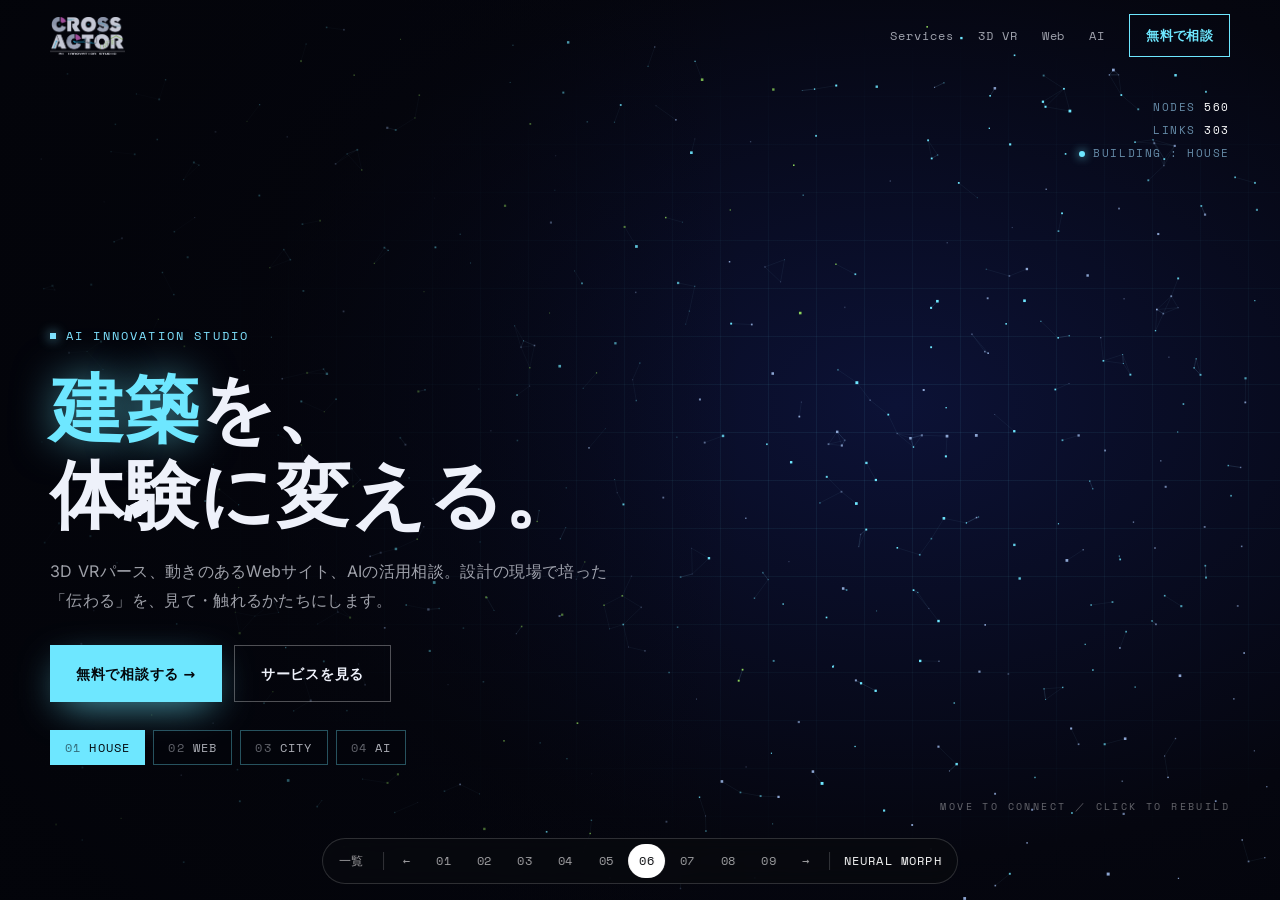
<file: hero-lab/06-neural-morph.html>
<!DOCTYPE html>
<html lang="ja">
<head>
<meta charset="UTF-8">
<meta name="viewport" content="width=device-width, initial-scale=1">
<title>06 NEURAL MORPH — CROSSACTOR HERO LAB</title>
<link rel="stylesheet" href="lab.css">
<style>
  :root{ --accent:#6ee7ff; }
  body{ background:#03040a; }
  .stage{ background:radial-gradient(1200px 820px at 70% 45%, #0c1236 0%, #05060f 55%, #020308 100%); }
  /* 設計図の方眼をうっすら */
  .stage::before{
    content:""; position:absolute; inset:0; z-index:0; pointer-events:none;
    background-image:
      linear-gradient(rgba(110,231,255,.07) 1px, transparent 1px),
      linear-gradient(90deg, rgba(110,231,255,.07) 1px, transparent 1px);
    background-size:48px 48px;
    -webkit-mask-image:radial-gradient(ellipse at 70% 50%, #000 10%, transparent 68%);
            mask-image:radial-gradient(ellipse at 70% 50%, #000 10%, transparent 68%);
  }
  #c{ position:absolute; inset:0; z-index:1; width:100%; height:100%; cursor:pointer; }
  .stage::after{
    content:""; position:absolute; inset:0; z-index:2; pointer-events:none;
    background:linear-gradient(90deg, rgba(3,4,10,.86) 0%, rgba(3,4,10,.44) 36%, rgba(3,4,10,0) 58%);
  }
  .eyebrow{ color:#7fe3ff; }
  .lab-nav__cta{ color:#6ee7ff; }
  .btn--solid{ box-shadow:0 12px 40px -12px rgba(110,231,255,.8); }

  .word{ display:inline-block; transition:transform .45s var(--ease), opacity .45s var(--ease), filter .45s var(--ease); }
  .word.is-cyan  { color:#6ee7ff; text-shadow:0 0 40px rgba(110,231,255,.55); }
  .word.is-green { color:#9be15d; text-shadow:0 0 40px rgba(140,210,90,.5); }
  .word.is-purple{ color:#cf8bff; text-shadow:0 0 40px rgba(190,140,255,.55); }
  .word.is-out{ transform:translateY(-.45em); opacity:0; filter:blur(8px); }
  .word.is-in{ animation:wordIn .6s var(--ease); }
  @keyframes wordIn{
    from{ transform:translateY(.45em); opacity:0; filter:blur(8px); }
    to  { transform:none; opacity:1; filter:none; }
  }

  .chips{ display:flex; flex-wrap:wrap; gap:8px; list-style:none; margin:28px 0 0; padding:0; }
  .chip{
    appearance:none; cursor:pointer;
    display:inline-flex; align-items:center; gap:8px;
    padding:8px 14px; border:1px solid rgba(110,231,255,.34);
    background:rgba(3,4,10,.6); color:rgba(238,241,250,.72);
    font-family:var(--mono); font-size:12px; letter-spacing:.1em;
    transition:color .3s var(--ease), background .3s var(--ease), border-color .3s var(--ease);
  }
  .chip span{ color:rgba(238,241,250,.4); }
  .chip:hover{ color:#fff; border-color:#6ee7ff; }
  .chip.is-active{ background:#6ee7ff; border-color:#6ee7ff; color:#03070c; }
  .chip.is-active span{ color:rgba(3,7,12,.55); }
  .chip:focus-visible{ outline:2px solid #6ee7ff; outline-offset:3px; }

  .hud{
    position:absolute; z-index:4; right:var(--edge); top:96px;
    font-family:var(--mono); font-size:11px; letter-spacing:.14em; line-height:2.1; text-align:right;
    color:rgba(160,220,255,.62);
  }
  .hud b{ font-weight:400; color:#fff; }
  .hud__state::before{
    content:""; display:inline-block; width:6px; height:6px; margin-right:8px; border-radius:50%;
    background:#6ee7ff; box-shadow:0 0 10px #6ee7ff; animation:blink 1.2s infinite;
  }
  @keyframes blink{ 50%{ opacity:.2; } }
  .hint{
    position:absolute; z-index:4; right:var(--edge); bottom:84px; margin:0;
    font-family:var(--mono); font-size:10px; letter-spacing:.24em; color:rgba(255,255,255,.38);
  }

  @media (max-width:760px){
    .stage::after{ background:linear-gradient(180deg, rgba(3,4,10,0) 40%, rgba(3,4,10,.9) 66%); }
    .copy .lead{ display:none; }
    .hud{ top:70px; font-size:10px; }
    .hint{ display:none; }
    .chips{ margin-top:18px; }
    .chip{ padding:7px 10px; font-size:11px; }
  }
</style>
</head>
<body>

<header class="lab-nav">
  <a class="lab-nav__logo" href="index.html"><img src="../assets/logo-light.png" alt="CROSSACTOR" width="618" height="314"></a>
  <nav class="lab-nav__links" aria-label="ページ内リンク"><a href="#">Services</a><a href="#">3D VR</a><a href="#">Web</a><a href="#">AI</a></nav>
  <a class="lab-nav__cta" href="#">無料で相談</a>
</header>

<section class="stage">
  <canvas id="c" aria-hidden="true"></canvas>
  <div class="hud" aria-hidden="true">
    <div>NODES <b id="h-nodes">0</b></div>
    <div>LINKS <b id="h-links">0</b></div>
    <div class="hud__state" id="h-state">LEARNING</div>
  </div>

  <div class="copy">
    <p class="eyebrow rise" style="--d:.05s">AI INNOVATION STUDIO</p>
    <h1 class="title rise" style="--d:.15s" aria-label="建築も、Webも、街も、AIも、体験に変える。">
      <span aria-hidden="true"><span class="word is-cyan" id="word">建築</span>を、<br>体験に変える。</span>
    </h1>
    <p class="lead rise" style="--d:.28s">3D VRパース、動きのあるWebサイト、AIの活用相談。設計の現場で培った「伝わる」を、見て・触れるかたちにします。</p>
    <div class="actions rise" style="--d:.4s">
      <a class="btn btn--solid" href="#">無料で相談する →</a>
      <a class="btn btn--ghost" href="#">サービスを見る</a>
    </div>
    <ul class="chips rise" style="--d:.52s" aria-label="組み上げる形を切り替える">
      <li><button type="button" class="chip is-active" data-shape="0" aria-pressed="true"><span>01</span>HOUSE</button></li>
      <li><button type="button" class="chip" data-shape="1" aria-pressed="false"><span>02</span>WEB</button></li>
      <li><button type="button" class="chip" data-shape="2" aria-pressed="false"><span>03</span>CITY</button></li>
      <li><button type="button" class="chip" data-shape="3" aria-pressed="false"><span>04</span>AI</button></li>
    </ul>
  </div>
  <p class="hint" aria-hidden="true">MOVE TO CONNECT ／ CLICK TO REBUILD</p>
</section>

<script src="../hero3d.js"></script>
<script src="neural-morph.js"></script>
<script src="lab.js"></script>
<script>
(() => {
  const reduce = matchMedia('(prefers-reduced-motion: reduce)').matches;
  const word = document.getElementById('word');
  const chips = [...document.querySelectorAll('.chip')];
  const hud = { nodes: document.getElementById('h-nodes'), links: document.getElementById('h-links'), state: document.getElementById('h-state') };
  const WORDS = ['建築', 'Web', '街', 'AI'];
  const TONES = ['is-cyan', 'is-green', 'is-cyan', 'is-purple'];
  const narrow = () => innerWidth < 760;
  let shown = 0;

  const setWord = i => {
    chips.forEach((c, k) => { c.classList.toggle('is-active', k === i); c.setAttribute('aria-pressed', String(k === i)); });
    if (i === shown && word.textContent === WORDS[i]) return;
    shown = i;
    if (reduce) { word.textContent = WORDS[i]; word.className = `word ${TONES[i]}`; return; }
    word.classList.add('is-out');
    setTimeout(() => { word.textContent = WORDS[i]; word.className = `word is-in ${TONES[i]}`; }, 260);
  };

  const scene = NeuralMorph.mount(document.getElementById('c'), {
    shapes: ['house', 'web', 'city', 'ai'],
    pointerTarget: document.querySelector('.stage'),
    cx: () => (narrow() ? 0.5 : 0.7),
    cy: () => (narrow() ? 0.3 : 0.5),
    scale: () => (narrow() ? 0.26 : 0.27),
    onShape: setWord,
    onStats: s => {
      hud.nodes.textContent = s.nodes.toLocaleString();
      hud.links.textContent = s.links.toLocaleString();
      hud.state.textContent = s.state;
    },
  });
  chips.forEach(c => c.addEventListener('click', () => scene.show(Number(c.dataset.shape))));
  // 検証用：コンソールから labScene.snapTo(2) で、組み上がった状態をすぐ表示できる
  window.labScene = scene;
})();
</script>
</body>
</html>
</file>
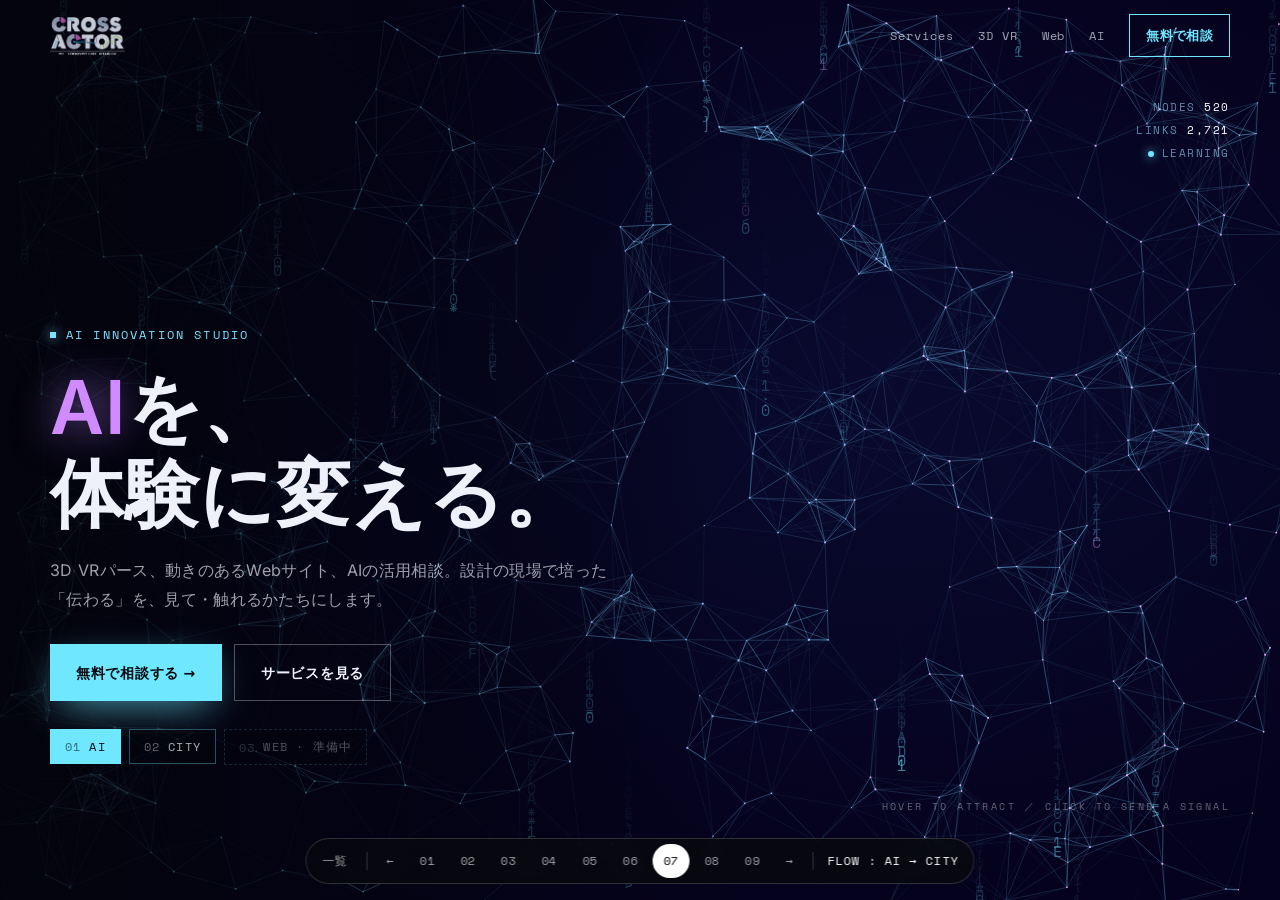
<file: hero-lab/07-flow.html>
<!DOCTYPE html>
<html lang="ja">
<head>
<meta charset="UTF-8">
<meta name="viewport" content="width=device-width, initial-scale=1">
<title>07 FLOW : AI → CITY — CROSSACTOR HERO LAB</title>
<link rel="stylesheet" href="lab.css">
<style>
  :root{ --accent:#6ee7ff; }
  body{ background:#03040a; }
  .stage{ background:#03040a; }
  #rain{ position:absolute; inset:0; z-index:0; width:100%; height:100%; }
  #c{ position:absolute; inset:0; z-index:1; width:100%; height:100%; cursor:pointer; }
  /* 奥の方を少し紺に寄せて、01 の空気感に近づける */
  .stage::before{
    content:""; position:absolute; inset:0; z-index:1; pointer-events:none;
    background:radial-gradient(1100px 760px at 70% 45%, rgba(20,30,90,.28), transparent 65%);
  }
  .stage::after{
    content:""; position:absolute; inset:0; z-index:2; pointer-events:none;
    background:linear-gradient(90deg, rgba(3,4,10,.86) 0%, rgba(3,4,10,.42) 36%, rgba(3,4,10,0) 58%);
  }
  .eyebrow{ color:#7fe3ff; }
  .lab-nav__cta{ color:#6ee7ff; }
  .btn--solid{ box-shadow:0 12px 40px -12px rgba(110,231,255,.8); }

  .word{ display:inline-block; transition:transform .45s var(--ease), opacity .45s var(--ease), filter .45s var(--ease); }
  .word.is-ai  { color:#cf8bff; text-shadow:0 0 40px rgba(190,140,255,.6); }
  .word.is-city{ color:#6ee7ff; text-shadow:0 0 40px rgba(110,231,255,.55); }
  .word.is-out{ transform:translateY(-.45em); opacity:0; filter:blur(8px); }
  .word.is-in{ animation:wordIn .6s var(--ease); }
  @keyframes wordIn{
    from{ transform:translateY(.45em); opacity:0; filter:blur(8px); }
    to  { transform:none; opacity:1; filter:none; }
  }

  .chips{ display:flex; flex-wrap:wrap; gap:8px; list-style:none; margin:28px 0 0; padding:0; }
  .chip{
    appearance:none; cursor:pointer;
    display:inline-flex; align-items:center; gap:8px;
    padding:8px 14px; border:1px solid rgba(110,231,255,.34);
    background:rgba(3,4,10,.6); color:rgba(238,241,250,.72);
    font-family:var(--mono); font-size:12px; letter-spacing:.1em;
    transition:color .3s var(--ease), background .3s var(--ease), border-color .3s var(--ease);
  }
  .chip span{ color:rgba(238,241,250,.4); }
  .chip:hover:not(:disabled){ color:#fff; border-color:#6ee7ff; }
  .chip.is-active{ background:#6ee7ff; border-color:#6ee7ff; color:#03070c; }
  .chip.is-active span{ color:rgba(3,7,12,.55); }
  .chip:disabled{ cursor:default; opacity:.45; border-style:dashed; }
  .chip:focus-visible{ outline:2px solid #6ee7ff; outline-offset:3px; }

  .hud{
    position:absolute; z-index:4; right:var(--edge); top:96px;
    font-family:var(--mono); font-size:11px; letter-spacing:.14em; line-height:2.1; text-align:right;
    color:rgba(160,220,255,.62);
  }
  .hud b{ font-weight:400; color:#fff; }
  .hud__state::before{
    content:""; display:inline-block; width:6px; height:6px; margin-right:8px; border-radius:50%;
    background:#6ee7ff; box-shadow:0 0 10px #6ee7ff; animation:blink 1.2s infinite;
  }
  @keyframes blink{ 50%{ opacity:.2; } }
  .hint{
    position:absolute; z-index:4; right:var(--edge); bottom:84px; margin:0;
    font-family:var(--mono); font-size:10px; letter-spacing:.24em; color:rgba(255,255,255,.38);
  }

  @media (max-width:760px){
    .stage::after{ background:linear-gradient(180deg, rgba(3,4,10,0) 40%, rgba(3,4,10,.9) 66%); }
    .copy .lead{ display:none; }
    .hud{ top:70px; font-size:10px; }
    .hint{ display:none; }
    .chips{ margin-top:18px; }
    .chip{ padding:7px 10px; font-size:11px; }
  }
</style>
</head>
<body>

<header class="lab-nav">
  <a class="lab-nav__logo" href="index.html"><img src="../assets/logo-light.png" alt="CROSSACTOR" width="618" height="314"></a>
  <nav class="lab-nav__links" aria-label="ページ内リンク"><a href="#">Services</a><a href="#">3D VR</a><a href="#">Web</a><a href="#">AI</a></nav>
  <a class="lab-nav__cta" href="#">無料で相談</a>
</header>

<section class="stage">
  <canvas id="rain" aria-hidden="true"></canvas>
  <canvas id="c" aria-hidden="true"></canvas>
  <div class="hud" aria-hidden="true">
    <div>NODES <b id="h-nodes">0</b></div>
    <div>LINKS <b id="h-links">0</b></div>
    <div class="hud__state" id="h-state">LEARNING</div>
  </div>

  <div class="copy">
    <p class="eyebrow rise" style="--d:.05s">AI INNOVATION STUDIO</p>
    <h1 class="title rise" style="--d:.15s" aria-label="AIも、街も、体験に変える。">
      <span aria-hidden="true"><span class="word is-ai" id="word">AI</span>を、<br>体験に変える。</span>
    </h1>
    <p class="lead rise" style="--d:.28s">3D VRパース、動きのあるWebサイト、AIの活用相談。設計の現場で培った「伝わる」を、見て・触れるかたちにします。</p>
    <div class="actions rise" style="--d:.4s">
      <a class="btn btn--solid" href="#">無料で相談する →</a>
      <a class="btn btn--ghost" href="#">サービスを見る</a>
    </div>
    <ul class="chips rise" style="--d:.52s" aria-label="場面を切り替える">
      <li><button type="button" class="chip is-active" data-scene="ai" aria-pressed="true"><span>01</span>AI</button></li>
      <li><button type="button" class="chip" data-scene="city" aria-pressed="false"><span>02</span>CITY</button></li>
      <li><button type="button" class="chip" disabled title="Webの見せ方は別案を検討中"><span>03</span>WEB · 準備中</button></li>
    </ul>
  </div>
  <p class="hint" aria-hidden="true" id="hint">HOVER TO ATTRACT ／ CLICK TO SEND A SIGNAL</p>
</section>

<script src="flow-scene.js"></script>
<script src="lab.js"></script>
<script>
(() => {
  const reduce = matchMedia('(prefers-reduced-motion: reduce)').matches;
  const word = document.getElementById('word');
  const hint = document.getElementById('hint');
  const chips = [...document.querySelectorAll('.chip[data-scene]')];
  const hud = { nodes: document.getElementById('h-nodes'), links: document.getElementById('h-links'), state: document.getElementById('h-state') };
  const WORDS = { ai: 'AI', city: '街' };
  const HINTS = { ai: 'HOVER TO ATTRACT ／ CLICK TO SEND A SIGNAL', city: 'MOVE TO STEER ／ CLICK TO BOOST' };

  const onScene = name => {
    chips.forEach(c => { const on = c.dataset.scene === name; c.classList.toggle('is-active', on); c.setAttribute('aria-pressed', String(on)); });
    hint.textContent = HINTS[name];
    if (reduce) { word.textContent = WORDS[name]; word.className = `word is-${name}`; return; }
    word.classList.add('is-out');
    setTimeout(() => { word.textContent = WORDS[name]; word.className = `word is-in is-${name}`; }, 260);
  };

  const scene = FlowScene.mount({
    canvas: document.getElementById('c'),
    rainCanvas: document.getElementById('rain'),
    pointerTarget: document.querySelector('.stage'),
    onScene,
    onStats: s => {
      hud.nodes.textContent = s.nodes.toLocaleString();
      hud.links.textContent = s.links.toLocaleString();
      hud.state.textContent = s.state;
    },
  });
  chips.forEach(c => c.addEventListener('click', () => scene.show(c.dataset.scene)));
  // 検証用：コンソールから labScene.show('city') で切り替えられる
  window.labScene = scene;
})();
</script>
</body>
</html>
</file>
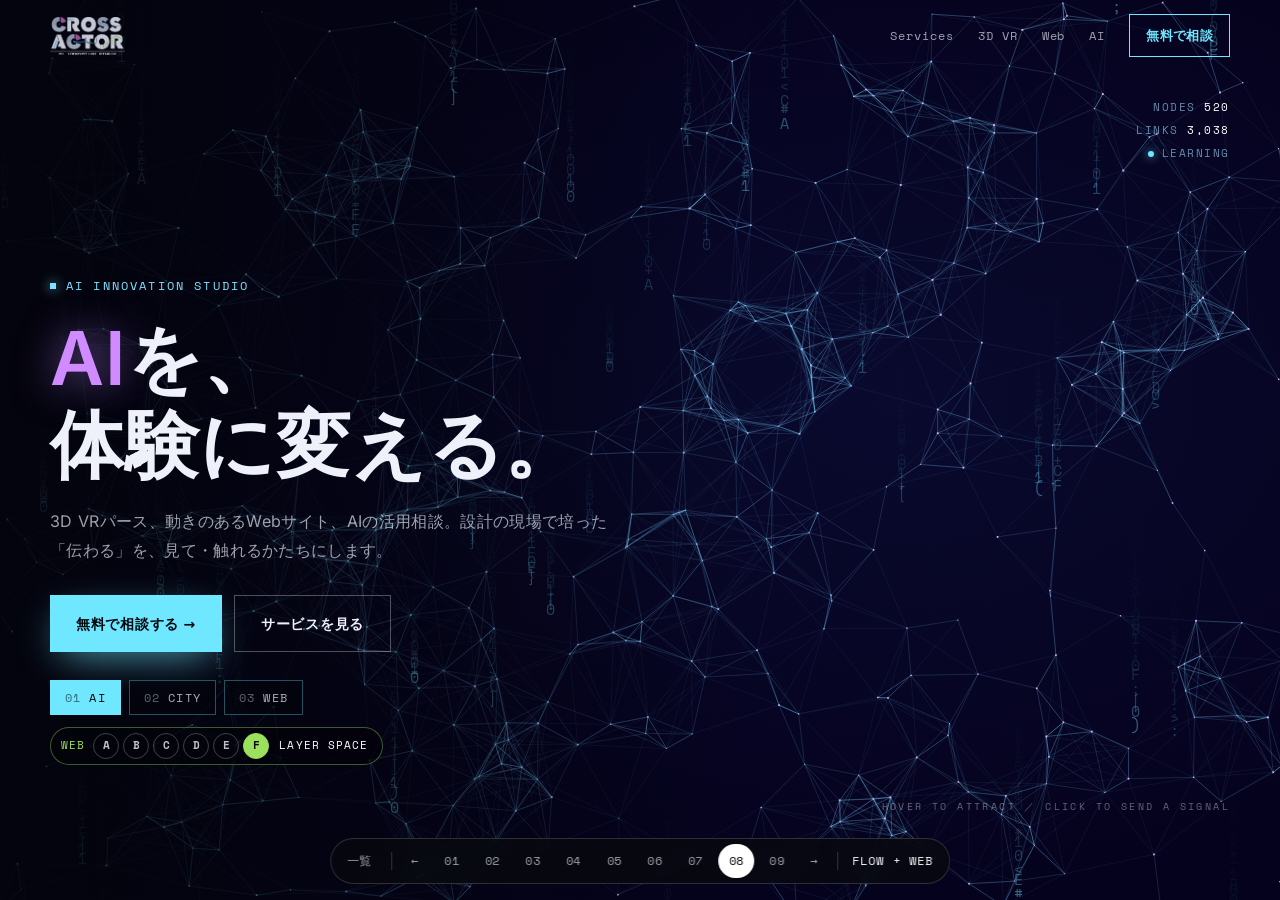
<file: hero-lab/08-flow-web.html>
<!DOCTYPE html>
<html lang="ja">
<head>
<meta charset="UTF-8">
<meta name="viewport" content="width=device-width, initial-scale=1">
<title>08 FLOW + WEB — CROSSACTOR HERO LAB</title>
<link rel="stylesheet" href="lab.css">
<style>
  :root{ --accent:#6ee7ff; }
  body{ background:#03040a; }
  .stage{ background:#03040a; }
  #rain{ position:absolute; inset:0; z-index:0; width:100%; height:100%; }
  #c{ position:absolute; inset:0; z-index:1; width:100%; height:100%; cursor:pointer; }
  .stage::before{
    content:""; position:absolute; inset:0; z-index:1; pointer-events:none;
    background:radial-gradient(1100px 760px at 70% 45%, rgba(20,30,90,.28), transparent 65%);
  }
  .stage::after{
    content:""; position:absolute; inset:0; z-index:2; pointer-events:none;
    background:linear-gradient(90deg, rgba(3,4,10,.86) 0%, rgba(3,4,10,.42) 36%, rgba(3,4,10,0) 58%);
  }
  .eyebrow{ color:#7fe3ff; }
  .lab-nav__cta{ color:#6ee7ff; }
  .btn--solid{ box-shadow:0 12px 40px -12px rgba(110,231,255,.8); }

  .word{ display:inline-block; transition:transform .45s var(--ease), opacity .45s var(--ease), filter .45s var(--ease); }
  .word.is-ai  { color:#cf8bff; text-shadow:0 0 40px rgba(190,140,255,.6); }
  .word.is-city{ color:#6ee7ff; text-shadow:0 0 40px rgba(110,231,255,.55); }
  .word.is-web { color:#9be15d; text-shadow:0 0 40px rgba(140,210,90,.5); }
  .word.is-out{ transform:translateY(-.45em); opacity:0; filter:blur(8px); }
  .word.is-in{ animation:wordIn .6s var(--ease); }
  @keyframes wordIn{
    from{ transform:translateY(.45em); opacity:0; filter:blur(8px); }
    to  { transform:none; opacity:1; filter:none; }
  }

  .chips{ display:flex; flex-wrap:wrap; gap:8px; list-style:none; margin:28px 0 0; padding:0; }
  .chip{
    appearance:none; cursor:pointer;
    display:inline-flex; align-items:center; gap:8px;
    padding:8px 14px; border:1px solid rgba(110,231,255,.34);
    background:rgba(3,4,10,.6); color:rgba(238,241,250,.72);
    font-family:var(--mono); font-size:12px; letter-spacing:.1em;
    transition:color .3s var(--ease), background .3s var(--ease), border-color .3s var(--ease);
  }
  .chip span{ color:rgba(238,241,250,.4); }
  .chip:hover{ color:#fff; border-color:#6ee7ff; }
  .chip.is-active{ background:#6ee7ff; border-color:#6ee7ff; color:#03070c; }
  .chip.is-active span{ color:rgba(3,7,12,.55); }
  .chip:focus-visible{ outline:2px solid #6ee7ff; outline-offset:3px; }

  .hud{
    position:absolute; z-index:4; right:var(--edge); top:96px;
    font-family:var(--mono); font-size:11px; letter-spacing:.14em; line-height:2.1; text-align:right;
    color:rgba(160,220,255,.62);
  }
  .hud b{ font-weight:400; color:#fff; }
  .hud__state::before{
    content:""; display:inline-block; width:6px; height:6px; margin-right:8px; border-radius:50%;
    background:#6ee7ff; box-shadow:0 0 10px #6ee7ff; animation:blink 1.2s infinite;
  }
  @keyframes blink{ 50%{ opacity:.2; } }
  .hint{
    position:absolute; z-index:4; right:var(--edge); bottom:84px; margin:0;
    font-family:var(--mono); font-size:10px; letter-spacing:.24em; color:rgba(255,255,255,.38);
  }

  /* Webの見せ方の切り替え（比較用）。演出と重ならないよう、文字の列に置く */
  .variants{
    display:inline-flex; align-items:center; gap:4px; margin-top:12px; padding:5px 6px 5px 10px;
    background:rgba(3,4,10,.72); border:1px solid rgba(155,225,93,.4); border-radius:999px;
    font-family:var(--mono); font-size:11px; letter-spacing:.1em; color:rgba(238,241,250,.7);
    pointer-events:auto;
  }
  .variants__label{ color:#9be15d; margin-right:4px; }
  .variant{
    appearance:none; cursor:pointer; width:26px; height:26px; border-radius:50%;
    border:1px solid rgba(238,241,250,.25); background:transparent; color:rgba(238,241,250,.8);
    font:inherit; font-weight:700;
  }
  .variant:hover{ border-color:#9be15d; color:#fff; }
  .variant.is-active{ background:#9be15d; border-color:#9be15d; color:#03070c; }
  .variant:focus-visible{ outline:2px solid #9be15d; outline-offset:2px; }
  .variants__name{ padding:0 8px 0 6px; white-space:nowrap; color:#fff; }

  @media (max-width:760px){
    .stage::after{ background:linear-gradient(180deg, rgba(3,4,10,0) 40%, rgba(3,4,10,.9) 66%); }
    .copy .lead{ display:none; }
    .hud{ top:70px; font-size:10px; }
    .hint{ display:none; }
    .chips{ margin-top:18px; }
    .chip{ padding:7px 10px; font-size:11px; }
    .variants{ margin-top:10px; }
    .variants__name{ display:none; }
  }
</style>
</head>
<body>

<header class="lab-nav">
  <a class="lab-nav__logo" href="index.html"><img src="../assets/logo-light.png" alt="CROSSACTOR" width="618" height="314"></a>
  <nav class="lab-nav__links" aria-label="ページ内リンク"><a href="#">Services</a><a href="#">3D VR</a><a href="#">Web</a><a href="#">AI</a></nav>
  <a class="lab-nav__cta" href="#">無料で相談</a>
</header>

<section class="stage">
  <canvas id="rain" aria-hidden="true"></canvas>
  <canvas id="c" aria-hidden="true"></canvas>
  <div class="hud" aria-hidden="true">
    <div>NODES <b id="h-nodes">0</b></div>
    <div>LINKS <b id="h-links">0</b></div>
    <div class="hud__state" id="h-state">LEARNING</div>
  </div>


  <div class="copy">
    <p class="eyebrow rise" style="--d:.05s">AI INNOVATION STUDIO</p>
    <h1 class="title rise" style="--d:.15s" aria-label="AIも、街も、Webも、体験に変える。">
      <span aria-hidden="true"><span class="word is-ai" id="word">AI</span>を、<br>体験に変える。</span>
    </h1>
    <p class="lead rise" style="--d:.28s">3D VRパース、動きのあるWebサイト、AIの活用相談。設計の現場で培った「伝わる」を、見て・触れるかたちにします。</p>
    <div class="actions rise" style="--d:.4s">
      <a class="btn btn--solid" href="#">無料で相談する →</a>
      <a class="btn btn--ghost" href="#">サービスを見る</a>
    </div>
    <ul class="chips rise" style="--d:.52s" aria-label="場面を切り替える">
      <li><button type="button" class="chip is-active" data-scene="ai" aria-pressed="true"><span>01</span>AI</button></li>
      <li><button type="button" class="chip" data-scene="city" aria-pressed="false"><span>02</span>CITY</button></li>
      <li><button type="button" class="chip" data-scene="web" aria-pressed="false"><span>03</span>WEB</button></li>
    </ul>
    <div class="variants rise" style="--d:.62s" role="group" aria-label="Webの見せ方（比較用）">
      <span class="variants__label">WEB</span>
      <button type="button" class="variant" data-v="a" title="UNFOLD LAYOUT">A</button>
      <button type="button" class="variant" data-v="b" title="PHONE FEED">B</button>
      <button type="button" class="variant" data-v="c" title="MULTI SCREEN">C</button>
      <button type="button" class="variant" data-v="d" title="CODE → PAGE">D</button>
      <button type="button" class="variant" data-v="e" title="CURSOR BUILD">E</button>
      <button type="button" class="variant" data-v="f" title="LAYER SPACE">F</button>
      <span class="variants__name" id="v-name"></span>
    </div>
  </div>
  <p class="hint" aria-hidden="true" id="hint">HOVER TO ATTRACT ／ CLICK TO SEND A SIGNAL</p>
</section>

<script src="flow-scene.js"></script>
<script src="web-variants.js"></script>
<script src="lab.js"></script>
<script>
(() => {
  const reduce = matchMedia('(prefers-reduced-motion: reduce)').matches;
  const params = new URLSearchParams(location.search);
  const word = document.getElementById('word');
  const hint = document.getElementById('hint');
  const chips = [...document.querySelectorAll('.chip[data-scene]')];
  const variantBtns = [...document.querySelectorAll('.variant')];
  const vName = document.getElementById('v-name');
  const hud = { nodes: document.getElementById('h-nodes'), links: document.getElementById('h-links'), state: document.getElementById('h-state') };
  const WORDS = { ai: 'AI', city: '街', web: 'Web' };
  const HINTS = {
    ai: 'HOVER TO ATTRACT ／ CLICK TO SEND A SIGNAL',
    city: 'MOVE TO STEER ／ CLICK TO BOOST',
    web: 'MOVE TO TILT ／ HOVER TO INSPECT',
  };

  let v = WebVariants[params.get('v')] ? params.get('v') : 'f';
  const markVariant = () => {
    variantBtns.forEach(b => { const on = b.dataset.v === v; b.classList.toggle('is-active', on); b.setAttribute('aria-pressed', String(on)); });
    vName.textContent = WebVariants[v].name;
  };
  markVariant();

  const onScene = name => {
    chips.forEach(c => { const on = c.dataset.scene === name; c.classList.toggle('is-active', on); c.setAttribute('aria-pressed', String(on)); });
    hint.textContent = HINTS[name];
    if (reduce) { word.textContent = WORDS[name]; word.className = `word is-${name}`; return; }
    word.classList.add('is-out');
    setTimeout(() => { word.textContent = WORDS[name]; word.className = `word is-in is-${name}`; }, 260);
  };

  const scene = FlowScene.mount({
    canvas: document.getElementById('c'),
    rainCanvas: document.getElementById('rain'),
    pointerTarget: document.querySelector('.stage'),
    web: WebVariants[v].make(),
    onScene,
    onStats: s => {
      hud.nodes.textContent = s.nodes.toLocaleString();
      hud.links.textContent = s.links.toLocaleString();
      hud.state.textContent = s.state;
    },
  });

  chips.forEach(c => c.addEventListener('click', () => scene.show(c.dataset.scene)));
  variantBtns.forEach(b => b.addEventListener('click', () => {
    if (b.dataset.v === v && scene.scene === 'web') return;
    v = b.dataset.v;
    markVariant();
    params.set('v', v);
    history.replaceState(null, '', `${location.pathname}?${params}`);
    scene.setWeb(WebVariants[v].make());
    scene.show('web');
  }));

  // ?scene=web などで、その場面から見られるようにする（見比べ用）
  const start = params.get('scene');
  if (['ai', 'city', 'web'].includes(start)) scene.jump(start);

  // 検証用：コンソールから labScene.jump('web') などで切り替えられる
  window.labScene = scene;
})();
</script>
</body>
</html>
</file>
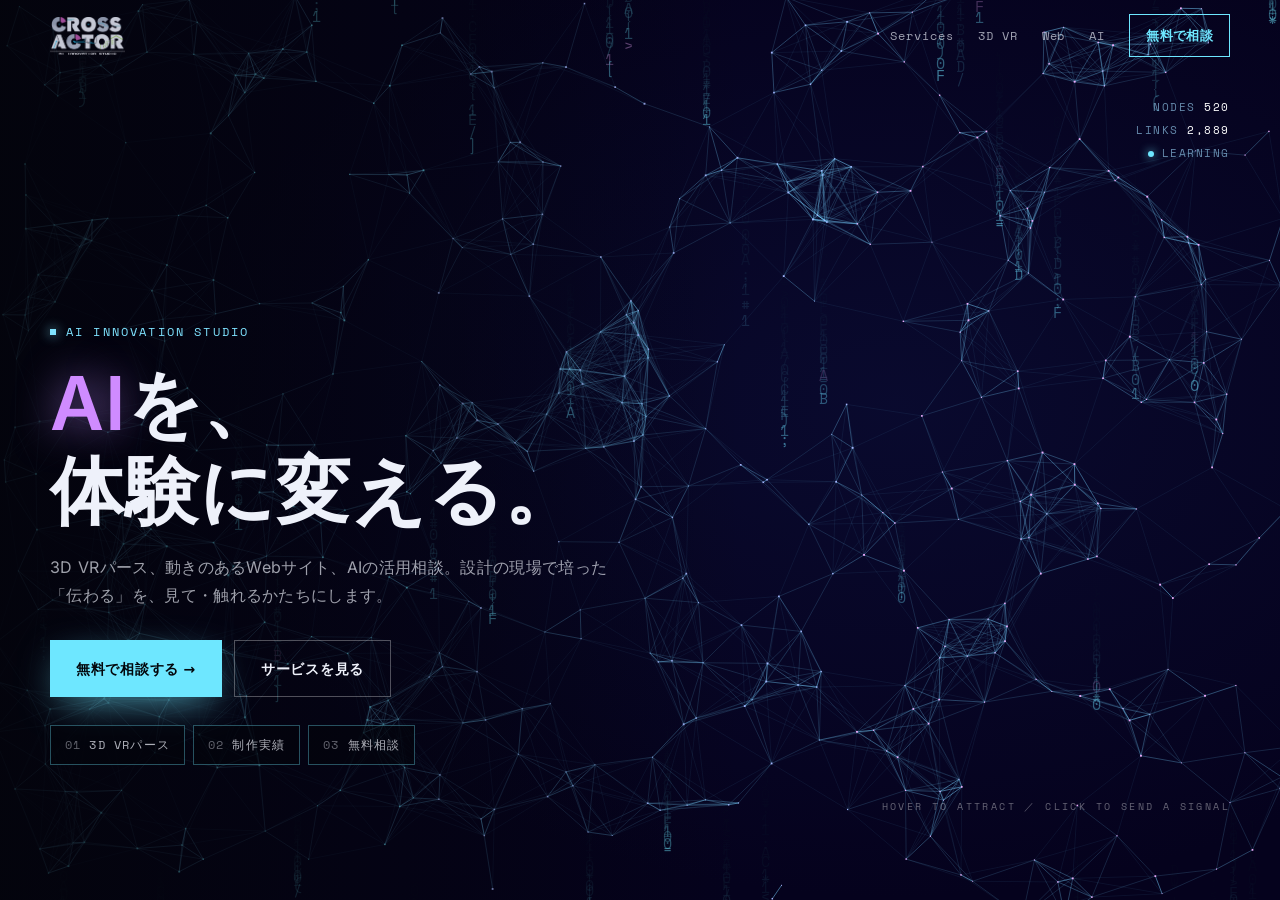
<file: hero-lab/09-flow-plan.html>
<!DOCTYPE html>
<html lang="ja">
<head>
<meta charset="UTF-8">
<meta name="viewport" content="width=device-width, initial-scale=1">
<title>09 FLOW + PLAN → RENDER — CROSSACTOR HERO LAB</title>
<link rel="stylesheet" href="lab.css">
<style>
  :root{ --accent:#6ee7ff; }
  body{ background:#03040a; }
  .stage{ background:#03040a; }
  #rain{ position:absolute; inset:0; z-index:0; width:100%; height:100%; }
  #c{ position:absolute; inset:0; z-index:1; width:100%; height:100%; cursor:pointer; }
  .stage::before{
    content:""; position:absolute; inset:0; z-index:1; pointer-events:none;
    background:radial-gradient(1100px 760px at 70% 45%, rgba(20,30,90,.28), transparent 65%);
  }
  .stage::after{
    content:""; position:absolute; inset:0; z-index:2; pointer-events:none;
    background:linear-gradient(90deg, rgba(3,4,10,.86) 0%, rgba(3,4,10,.42) 36%, rgba(3,4,10,0) 58%);
  }
  .eyebrow{ color:#7fe3ff; }
  .lab-nav__cta{ color:#6ee7ff; }
  .btn--solid{ box-shadow:0 12px 40px -12px rgba(110,231,255,.8); }

  .word{ display:inline-block; transition:transform .45s var(--ease), opacity .45s var(--ease), filter .45s var(--ease); }
  .word.is-ai  { color:#cf8bff; text-shadow:0 0 40px rgba(190,140,255,.6); }
  .word.is-city{ color:#6ee7ff; text-shadow:0 0 40px rgba(110,231,255,.55); }
  .word.is-web { color:#ffc46b; text-shadow:0 0 40px rgba(255,196,107,.5); }
  .word.is-out{ transform:translateY(-.45em); opacity:0; filter:blur(8px); }
  .word.is-in{ animation:wordIn .6s var(--ease); }
  @keyframes wordIn{
    from{ transform:translateY(.45em); opacity:0; filter:blur(8px); }
    to  { transform:none; opacity:1; filter:none; }
  }

  .chips{ display:flex; flex-wrap:wrap; gap:8px; list-style:none; margin:28px 0 0; padding:0; }
  .chip{
    appearance:none; cursor:pointer; text-decoration:none;
    display:inline-flex; align-items:center; gap:8px;
    padding:8px 14px; border:1px solid rgba(110,231,255,.34);
    background:rgba(3,4,10,.6); color:rgba(238,241,250,.72);
    font-family:var(--mono); font-size:12px; letter-spacing:.1em;
    transition:color .3s var(--ease), background .3s var(--ease), border-color .3s var(--ease);
  }
  .chip span{ color:rgba(238,241,250,.4); }
  .chip:hover{ color:#fff; border-color:#6ee7ff; }
  .chip.is-active{ background:#6ee7ff; border-color:#6ee7ff; color:#03070c; }
  .chip.is-active span{ color:rgba(3,7,12,.55); }
  .chip:focus-visible{ outline:2px solid #6ee7ff; outline-offset:3px; }

  .hud{
    position:absolute; z-index:4; right:var(--edge); top:96px;
    font-family:var(--mono); font-size:11px; letter-spacing:.14em; line-height:2.1; text-align:right;
    color:rgba(160,220,255,.62);
  }
  .hud b{ font-weight:400; color:#fff; }
  .hud__state::before{
    content:""; display:inline-block; width:6px; height:6px; margin-right:8px; border-radius:50%;
    background:#6ee7ff; box-shadow:0 0 10px #6ee7ff; animation:blink 1.2s infinite;
  }
  @keyframes blink{ 50%{ opacity:.2; } }
  .hint{
    position:absolute; z-index:4; right:var(--edge); bottom:84px; margin:0;
    font-family:var(--mono); font-size:10px; letter-spacing:.24em; color:rgba(255,255,255,.38);
  }
  .cap{
    position:absolute; z-index:4; right:var(--edge); bottom:106px; margin:0;
    font-size:11px; color:rgba(255,255,255,.45);
    transition:opacity .5s var(--ease);
  }
  .cap[hidden]{ display:block !important; opacity:0; }

  @media (max-width:760px){
    .stage::after{ background:linear-gradient(180deg, rgba(3,4,10,0) 40%, rgba(3,4,10,.9) 66%); }
    .copy .lead{ display:none; }
    .hud{ top:70px; font-size:10px; }
    .hint, .cap{ display:none; }
    .chips{ margin-top:18px; }
    .chip{ padding:7px 10px; font-size:11px; }
  }
</style>
</head>
<body>

<header class="lab-nav">
  <a class="lab-nav__logo" href="index.html"><img src="../assets/logo-light.png" alt="CROSSACTOR" width="618" height="314"></a>
  <nav class="lab-nav__links" aria-label="ページ内リンク"><a href="#">Services</a><a href="#">3D VR</a><a href="#">Web</a><a href="#">AI</a></nav>
  <a class="lab-nav__cta" href="#">無料で相談</a>
</header>

<section class="stage">
  <canvas id="rain" aria-hidden="true"></canvas>
  <canvas id="c" aria-hidden="true"></canvas>
  <div class="hud" aria-hidden="true">
    <div>NODES <b id="h-nodes">0</b></div>
    <div>LINKS <b id="h-links">0</b></div>
    <div class="hud__state" id="h-state">LEARNING</div>
  </div>

  <div class="copy">
    <p class="eyebrow rise" style="--d:.05s">AI INNOVATION STUDIO</p>
    <h1 class="title rise" style="--d:.15s" aria-label="AIも、街も、図面も、体験に変える。">
      <span aria-hidden="true"><span class="word is-ai" id="word">AI</span>を、<br>体験に変える。</span>
    </h1>
    <p class="lead rise" style="--d:.28s">3D VRパース、動きのあるWebサイト、AIの活用相談。設計の現場で培った「伝わる」を、見て・触れるかたちにします。</p>
    <div class="actions rise" style="--d:.4s">
      <a class="btn btn--solid" href="#">無料で相談する →</a>
      <a class="btn btn--ghost" href="#">サービスを見る</a>
    </div>
    <!-- スマホでも親指が届く位置。ここから下のコンテンツへ飛ばす（リンク先は各セクションを作ってから） -->
    <ul class="chips rise" style="--d:.52s" aria-label="コンテンツへ移動">
      <li><a class="chip" href="#service"><span>01</span>3D VRパース</a></li>
      <li><a class="chip" href="#works"><span>02</span>制作実績</a></li>
      <li><a class="chip" href="#contact"><span>03</span>無料相談</a></li>
    </ul>
  </div>
  <p class="cap" id="cap" hidden>※ 平面図と3Dの動きはイメージ ／ パースは制作実例</p>
  <p class="hint" aria-hidden="true" id="hint">HOVER TO ATTRACT ／ CLICK TO SEND A SIGNAL</p>
</section>

<script src="flow-scene.js"></script>
<script src="plan-render.js"></script>
<script>
(() => {
  const reduce = matchMedia('(prefers-reduced-motion: reduce)').matches;
  const params = new URLSearchParams(location.search);
  const word = document.getElementById('word');
  const hint = document.getElementById('hint');
  const cap = document.getElementById('cap');
  const hud = { nodes: document.getElementById('h-nodes'), links: document.getElementById('h-links'), state: document.getElementById('h-state') };
  const WORDS = { ai: 'AI', city: '街', web: '図面' };
  const HINTS = {
    ai: 'HOVER TO ATTRACT ／ CLICK TO SEND A SIGNAL',
    city: 'MOVE TO STEER ／ CLICK TO BOOST',
    web: 'MOVE TO LOOK AROUND',
  };

  const onScene = name => {
    hint.textContent = HINTS[name];
    cap.hidden = name !== 'web';
    if (reduce) { word.textContent = WORDS[name]; word.className = `word is-${name}`; return; }
    word.classList.add('is-out');
    setTimeout(() => { word.textContent = WORDS[name]; word.className = `word is-in is-${name}`; }, 260);
  };

  const scene = FlowScene.mount({
    canvas: document.getElementById('c'),
    rainCanvas: document.getElementById('rain'),
    pointerTarget: document.querySelector('.stage'),
    web: PlanRender.make({ image: '../assets/render-living.webp', walk: ['../assets/walk-living2.webp'] }),
    durations: { toWeb: 2600, web: 21200, toAI: 3400 },   // 縁取り→分解をゆっくり見せる
    webRain: 0,   // PLAN の背景は方眼紙（plan-render 側で描く）。AI のコードレインは消す
    stateNames: { toWeb: 'DRAFTING', web: 'PLAN → RENDER' },
    onScene,
    onStats: s => {
      hud.nodes.textContent = s.nodes.toLocaleString();
      hud.links.textContent = s.links.toLocaleString();
      hud.state.textContent = s.state;
    },
  });

  // ?scene=web などで、その場面から見られるようにする（見比べ用）
  const start = params.get('scene');
  if (['ai', 'city', 'web'].includes(start)) scene.jump(start);

  // 検証用：コンソールから labScene.jump('web') などで切り替えられる
  window.labScene = scene;
})();
</script>
</body>
</html>
</file>
<file: styles.css>
/* =========================================================
   CROSSACTOR — 3D VR 建築ビジュアライゼーション LP
   配色と書体は、ロゴと公開中ポートフォリオサイトから引いている
   （brand-guide.md は空のため）
   ========================================================= */

/* 書体は同梱（ライセンス: assets/fonts/OFL-*.txt） */
@font-face{
  font-family:"Space Mono"; font-style:normal; font-weight:400; font-display:swap;
  src:url("assets/fonts/space-mono-400-latin.woff2") format("woff2");
}
@font-face{
  font-family:"Space Mono"; font-style:normal; font-weight:700; font-display:swap;
  src:url("assets/fonts/space-mono-700-latin.woff2") format("woff2");
}
@font-face{
  font-family:"Inter"; font-style:normal; font-weight:300 600; font-display:swap;
  src:url("assets/fonts/inter-latin.woff2") format("woff2");
}

:root{
  --bg:      #0a0a0f;
  --bg2:     #0e0f17;
  --ink:     #07070b;

  --cyan:    #00c8ff;   /* ロゴの回路線 */
  --purple:  #b44af0;   /* ロゴの扇形 */
  --green:   #7aba2a;   /* ロゴの家 */

  --text:    #e8e8f0;
  --muted:   rgba(232,232,240,.64);
  --faint:   rgba(232,232,240,.4);
  --rule:    rgba(255,255,255,.16);
  --rule2:   rgba(255,255,255,.34);

  --wrap:    1180px;
  --ease:    cubic-bezier(.16,.84,.44,1);

  --mono: "Space Mono", ui-monospace, Menlo, Consolas, monospace;
  --sans: Inter, "Hiragino Kaku Gothic ProN", "Hiragino Sans", "Yu Gothic",
          "Noto Sans JP", Meiryo, system-ui, sans-serif;
}

*, *::before, *::after{ box-sizing:border-box; }
html{ scroll-behavior:smooth; }
body{
  margin:0;
  background:var(--bg); color:var(--text);
  font-family:var(--sans); font-size:16px; line-height:1.9; letter-spacing:.02em;
  -webkit-font-smoothing:antialiased;
  overflow-x:hidden;
}
img{ max-width:100%; display:block; }
/* 日本語の見出しは句読点でだけ折り返す（「始められま／す。」のような泣き別れを防ぐ）。
   句読点の無い長い語が画面幅を超えるときだけ、どこでも折る */
.seq__title, .h2, .cta__title, .card h3, .why__item h3{
  word-break:keep-all; overflow-wrap:anywhere; line-break:strict;
}
a{ color:inherit; text-decoration:none; }
.wrap{ width:min(100% - 48px, var(--wrap)); margin-inline:auto; }

/* ---------- ナビ ---------- */
.nav{
  position:fixed; inset:0 0 auto 0; z-index:100;
  display:flex; align-items:center; gap:28px;
  padding:12px max(24px, calc((100vw - var(--wrap)) / 2));
  background:linear-gradient(to bottom, rgba(255,255,255,.92), rgba(255,255,255,0));
  border-bottom:1px solid transparent;
  transition:background .4s var(--ease), border-color .4s var(--ease);
}
.nav.is-stuck{
  background:rgba(255,255,255,.9);
  backdrop-filter:blur(12px);
  border-bottom-color:var(--rule);
}
.nav__logo img{ height:42px; width:auto; }
.nav__links{ display:flex; gap:26px; margin-left:auto; }
.nav__links a{
  font-family:var(--mono); font-size:12px; letter-spacing:.08em;
  color:var(--muted); transition:color .3s var(--ease);
}
.nav__links a:hover{ color:var(--cyan); }

/* ---------- ボタン ---------- */
.btn{
  display:inline-flex; align-items:center; justify-content:center; gap:10px;
  padding:14px 26px; border:1px solid transparent; border-radius:2px;
  font-size:14px; font-weight:600; letter-spacing:.06em; white-space:nowrap;
  cursor:pointer;
  transition:transform .35s var(--ease), box-shadow .35s var(--ease),
             border-color .35s var(--ease), color .35s var(--ease), background .35s var(--ease);
}
.btn--primary{ background:var(--cyan); color:#FFD93B; }
.btn--primary::after{ content:"→"; font-family:var(--mono); }
.btn--primary:hover{
  transform:translateY(-2px);
  box-shadow:0 0 0 1px var(--cyan), 0 12px 40px -10px rgba(255,255,255,.75);
}
.btn--line{ border-color:var(--rule2); color:var(--text); background:rgba(255,255,255,.4); }
.btn--line:hover{ border-color:var(--cyan); color:var(--cyan); }
.btn--lg{ padding:18px 40px; font-size:15px; }
.nav__cta{ padding:9px 18px; font-size:13px; }

/* ---------- 共通見出し ---------- */
.label{
  display:flex; align-items:center; gap:10px;
  font-family:var(--mono); font-size:12px; letter-spacing:.14em;
  color:var(--cyan); margin:0 0 18px;
}
.label--center{ justify-content:center; }
.label__dot{ width:6px; height:6px; background:var(--cyan); box-shadow:0 0 12px var(--cyan); flex:none; }
.h2{ font-size:clamp(28px, 4vw, 46px); line-height:1.4; font-weight:700; margin:0 0 18px; }
.lead{ color:var(--muted); max-width:42em; margin:0 0 48px; }

/* =========================================================
   SEQUENCE（図面 → 構造 → 完成 → 体験）
   ========================================================= */
.seq{ position:relative; height:420vh; }
.seq__stage{
  position:sticky; top:0;
  height:100vh; height:100svh;
  overflow:hidden;
  display:grid; grid-template-columns:minmax(0,5fr) minmax(0,7fr);
  gap:clamp(24px, 4vw, 64px); align-items:center;
  padding:92px max(24px, calc((100vw - var(--wrap)) / 2)) 56px;
}
/* 方眼：設計図の紙を思わせる背景 */
.grid{
  position:absolute; inset:0; z-index:0; pointer-events:none;
  background-image:
    linear-gradient(var(--rule) 1px, transparent 1px),
    linear-gradient(90deg, var(--rule) 1px, transparent 1px);
  background-size:48px 48px;
  -webkit-mask-image:radial-gradient(ellipse at 62% 50%, #000 15%, transparent 72%);
          mask-image:radial-gradient(ellipse at 62% 50%, #000 15%, transparent 72%);
  opacity:.55;
}

.seq__copy{ position:relative; z-index:2; }
.seq__title{
  font-size:clamp(34px, 4.6vw, 64px); line-height:1.3; font-weight:800;
  margin:0 0 22px;
}
.hl{ color:var(--cyan); text-shadow:0 0 34px rgba(255,255,255,.45); }
.seq__lead{ color:var(--muted); font-size:clamp(14px, 1.3vw, 16px); margin:0 0 28px; }

.phases{ list-style:none; margin:0 0 32px; padding:0; border-top:1px solid var(--rule); }
.phase{
  position:relative;
  display:grid; grid-template-columns:40px 124px 1fr; align-items:baseline; gap:8px;
  padding:10px 0; border-bottom:1px solid var(--rule);
  color:var(--faint); transition:color .4s var(--ease);
}
/* 段階ごとの進み具合を下線で見せる */
.phase::after{
  content:""; position:absolute; left:0; bottom:-1px; height:1px;
  width:calc(var(--t, 0) * 100%);
  background:var(--cyan); box-shadow:0 0 8px var(--cyan);
}
.phase.is-active, .phase.is-done{ color:var(--text); }
.phase__no{ font-family:var(--mono); font-size:12px; }
.phase.is-active .phase__no{ color:var(--cyan); }
.phase__en{ font-family:var(--mono); font-size:13px; font-weight:700; letter-spacing:.12em; }
.phase__ja{ font-size:13px; }
.seq__actions{ display:flex; flex-wrap:wrap; gap:12px; }

.seq__view{ position:relative; z-index:2; }
.frame{
  position:relative; overflow:hidden;
  aspect-ratio:16 / 10;
  border:1px solid var(--rule2);
  background:var(--ink);
  box-shadow:0 40px 90px -40px rgba(0,0,0,.9), 0 0 0 1px rgba(0,0,0,.4);
}
.layer{ position:absolute; inset:0; width:100%; height:100%; object-fit:cover; }

.layer--plan{ z-index:1; object-fit:contain; padding:5%; opacity:0; }
/* 構造写真は下から“立ち上がる”ように見せる */
.layer--structure{
  z-index:2; opacity:0;
  clip-path:inset(100% 0 0 0);
  filter:saturate(.75) contrast(1.06) brightness(.78);
}
.layer--draw{ z-index:3; }
.layer--draw line, .layer--draw polyline, .layer--draw rect{
  fill:none; stroke:var(--cyan); stroke-width:1.6;
  vector-effect:non-scaling-stroke; stroke-linecap:round; stroke-linejoin:round;
  stroke-dasharray:1; stroke-dashoffset:1;
}
.layer--draw .dim{ stroke:rgba(255,255,255,.55); stroke-width:1; }
.layer--draw .struct{ stroke:var(--green); stroke-opacity:.9; }
.layer--draw text{
  fill:var(--cyan); font-family:var(--mono); font-size:13px; letter-spacing:.06em;
  opacity:0;
}
/* 完成パースは左から右へ“塗られていく” */
.layer--finish{
  z-index:4;
  clip-path:inset(0 100% 0 0);
  transform:scale(1.12);
  will-change:transform, clip-path;
}

/* VR表示：四隅のブラケットと照準 */
.vr{
  position:absolute; inset:0; z-index:5; pointer-events:none;
  opacity:0; transition:opacity .6s var(--ease);
}
.frame.is-vr{ cursor:crosshair; }
.frame.is-vr .vr{ opacity:1; }
.vr__c{ position:absolute; width:26px; height:26px; border:0 solid var(--cyan); }
.vr__c--tl{ top:44px; left:14px; border-top-width:2px; border-left-width:2px; }
.vr__c--tr{ top:44px; right:14px; border-top-width:2px; border-right-width:2px; }
.vr__c--bl{ bottom:14px; left:14px; border-bottom-width:2px; border-left-width:2px; }
.vr__c--br{ bottom:14px; right:14px; border-bottom-width:2px; border-right-width:2px; }
.vr__cross{
  position:absolute; left:50%; top:50%; width:22px; height:22px; transform:translate(-50%,-50%);
  background:
    linear-gradient(var(--cyan), var(--cyan)) center / 1px 100% no-repeat,
    linear-gradient(var(--cyan), var(--cyan)) center / 100% 1px no-repeat;
  opacity:.8;
}
.vr__read{
  position:absolute; left:50%; bottom:18px; transform:translateX(-50%);
  font-family:var(--mono); font-size:11px; letter-spacing:.14em; color:var(--cyan);
  background:rgba(255,255,255,.7); padding:4px 10px; white-space:nowrap;
}

.hud{
  position:absolute; left:0; right:0; top:0; z-index:6;
  display:flex; align-items:center; gap:14px;
  padding:10px 14px;
  font-family:var(--mono); font-size:11px; letter-spacing:.12em; color:var(--cyan);
  background:linear-gradient(to bottom, rgba(255,255,255,.9), rgba(255,255,255,0));
}
.hud__name{ color:var(--text); min-width:92px; }
.hud__bar{ flex:1; height:1px; background:var(--rule); }
.hud__bar i{ display:block; height:100%; width:0; background:var(--cyan); box-shadow:0 0 8px var(--cyan); }

.view__caption{ margin:10px 0 0; font-size:11.5px; color:var(--faint); }

.scrollcue{
  position:absolute; left:50%; bottom:16px; z-index:3; transform:translateX(-50%);
  display:flex; align-items:center; gap:12px;
  font-family:var(--mono); font-size:10px; letter-spacing:.3em; color:var(--faint);
  white-space:nowrap;
}
.scrollcue span{
  width:44px; height:1px; background:var(--faint);
  transform-origin:left; animation:cue 2.2s var(--ease) infinite;
}
@keyframes cue{
  0%  { transform:scaleX(0); opacity:1; }
  60% { transform:scaleX(1); opacity:1; }
  100%{ transform:scaleX(1); opacity:0; }
}

/* =========================================================
   セクション共通
   ========================================================= */
.section{ position:relative; padding:130px 0; border-top:1px solid var(--rule); }

/* ---------- USE CASES ---------- */
.cards{
  display:grid; grid-template-columns:repeat(auto-fit, minmax(260px, 1fr));
  gap:1px; background:var(--rule); border:1px solid var(--rule);
}
.card{ position:relative; background:var(--bg); padding:38px 30px 34px; transition:background .4s var(--ease); }
.card:hover{ background:var(--bg2); }
.card__no{ position:absolute; top:18px; right:22px; font-family:var(--mono); font-size:12px; color:var(--faint); }
.card__icon{ width:54px; height:54px; margin-bottom:24px; fill:none; stroke:var(--cyan); stroke-width:1.5; stroke-linejoin:round; stroke-linecap:round; }
.card h3{ font-size:19px; line-height:1.5; margin:0 0 10px; }
.card p{ color:var(--muted); font-size:14.5px; margin:0 0 22px; }
.tag{
  display:inline-block; padding:3px 10px;
  font-family:var(--mono); font-size:11px; letter-spacing:.08em;
  color:var(--green); border:1px solid rgba(20,20,20,.45);
}

/* ---------- BEFORE / AFTER ---------- */
.cmp-tabs{ display:flex; flex-wrap:wrap; width:fit-content; margin-bottom:16px; border:1px solid var(--rule2); }
.cmp-tab{
  appearance:none; border:0; background:transparent; color:var(--muted); cursor:pointer;
  padding:10px 18px; font-family:var(--sans); font-size:13px; letter-spacing:.04em;
  transition:background .3s var(--ease), color .3s var(--ease);
}
.cmp-tab:hover{ color:var(--text); }
.cmp-tab[aria-selected="true"]{ background:var(--cyan); color:#FFD93B; font-weight:600; }
.cmp-tab:focus-visible{ outline:2px solid var(--cyan); outline-offset:2px; }

.cmp{
  position:relative; overflow:hidden;
  aspect-ratio:21 / 9; min-height:300px;
  border:1px solid var(--rule2); background:var(--ink);
  cursor:grab; user-select:none; -webkit-user-select:none; touch-action:pan-y;
  --pos:50%; --pan:0px;
}
.cmp.is-panning{ cursor:grabbing; }
/* 360度写真は左右がつながっているので、横に繰り返して回し続けられる */
.cmp__img{
  position:absolute; inset:0;
  background-size:auto 100%; background-repeat:repeat-x;
  background-position:var(--pan) 50%;
}
.cmp__img--b{ clip-path:inset(0 0 0 var(--pos)); }
.cmp__line{
  position:absolute; top:0; bottom:0; left:var(--pos); width:1px;
  background:var(--cyan); box-shadow:0 0 12px var(--cyan); pointer-events:none;
}
.cmp__handle{
  position:absolute; top:50%; left:var(--pos); z-index:2;
  width:48px; height:48px; transform:translate(-50%, -50%);
  display:grid; place-items:center;
  border:1px solid var(--cyan); border-radius:50%;
  background:rgba(255,255,255,.82); color:var(--cyan);
  font-family:var(--mono); font-size:15px; cursor:ew-resize; touch-action:none;
}
.cmp__handle:focus-visible{ outline:2px solid var(--cyan); outline-offset:4px; }
.cmp__tag{
  position:absolute; top:14px; z-index:1;
  padding:5px 10px; font-family:var(--sans); font-size:12px; letter-spacing:.04em;
  background:rgba(255,255,255,.78); border:1px solid var(--rule2); pointer-events:none;
}
.cmp__tag--a{ left:14px; }
.cmp__tag--b{ right:14px; color:var(--cyan); }
.cmp__hint{
  position:absolute; left:50%; bottom:14px; transform:translateX(-50%); z-index:1;
  margin:0; padding:4px 12px; white-space:nowrap; pointer-events:none;
  font-size:12px; background:rgba(255,255,255,.75); border:1px solid var(--rule);
  transition:opacity .5s var(--ease);
}
.cmp.is-touched .cmp__hint{ opacity:0; }
.cmp-note{ margin:12px 0 0; font-size:12px; color:var(--faint); }

/* ---------- PROCESS ---------- */
.tracks{ display:grid; grid-template-columns:repeat(auto-fit, minmax(300px, 1fr)); gap:56px; }
.track h3{ display:flex; align-items:baseline; gap:12px; font-size:18px; margin:0 0 24px; }
.track h3 small{ font-family:var(--mono); font-size:12px; letter-spacing:.12em; color:var(--cyan); }
.steps{ position:relative; list-style:none; margin:0; padding:0 0 0 30px; }
.steps::before, .steps::after{
  content:""; position:absolute; left:5px; top:8px; width:1px;
}
.steps::before{ bottom:34px; background:var(--rule); }
/* スクロールに合わせて線が伸びる */
.steps::after{
  height:calc(var(--draw, 0) * (100% - 42px));
  background:var(--cyan); box-shadow:0 0 8px var(--cyan);
}
.step{ position:relative; padding:0 0 30px; }
.step::before{
  content:""; position:absolute; left:-29px; top:9px; width:9px; height:9px;
  border:1px solid var(--cyan); background:var(--bg); transform:rotate(45deg);
}
.step__no{ font-family:var(--mono); font-size:11px; letter-spacing:.14em; color:var(--cyan); }
.step h4{ margin:2px 0 6px; font-size:16px; }
.step p{ margin:0; color:var(--muted); font-size:14px; }

/* ---------- PROFILE ---------- */
.profile__text{ color:var(--muted); max-width:46em; margin:0 0 52px; }
.why{ display:grid; grid-template-columns:repeat(auto-fit, minmax(260px, 1fr)); gap:28px; margin-bottom:52px; }
.why__item{ border-top:1px solid var(--cyan); padding-top:22px; }
.why__no{ font-family:var(--mono); font-size:12px; color:var(--cyan); }
.why__item h3{ font-size:18px; line-height:1.5; margin:6px 0 10px; }
.why__item p{ margin:0; color:var(--muted); font-size:14.5px; }
.skills{ display:flex; flex-wrap:wrap; gap:8px; list-style:none; margin:0; padding:0; }
.skills li{ padding:6px 12px; font-size:13px; border:1px solid var(--rule2); }

/* ---------- CTA ---------- */
.cta{ position:relative; overflow:hidden; padding:150px 0; text-align:center; border-top:1px solid var(--rule); }
.cta::before{
  content:""; position:absolute; inset:0; pointer-events:none;
  background-image:
    linear-gradient(var(--rule) 1px, transparent 1px),
    linear-gradient(90deg, var(--rule) 1px, transparent 1px);
  background-size:48px 48px;
  -webkit-mask-image:radial-gradient(ellipse at 50% 50%, #000 10%, transparent 65%);
          mask-image:radial-gradient(ellipse at 50% 50%, #000 10%, transparent 65%);
  opacity:.6;
}
.cta__inner{ position:relative; max-width:720px; }
.cta__title{ font-size:clamp(28px, 4.2vw, 50px); line-height:1.4; margin:0 0 16px; }
.cta__lead{ color:var(--muted); margin:0 auto 34px; }
.cta__note{ margin:22px 0 0; font-size:12px; color:var(--faint); }

/* ---------- フッター ---------- */
.foot{ border-top:1px solid var(--rule); padding:44px 0 60px; font-size:12px; color:var(--faint); }
.foot__inner{ display:grid; gap:14px; }
.foot__logo{ height:36px; width:auto; }
.credits{ list-style:none; margin:0; padding:0; display:grid; gap:4px; line-height:1.7; }
.credits a{ text-decoration:underline; text-underline-offset:2px; }
.foot__copy{ margin:0; }

/* ---------- スクロール演出 ---------- */
.reveal{ opacity:0; transform:translateY(24px); transition:opacity .9s var(--ease), transform .9s var(--ease); }
.reveal.is-in{ opacity:1; transform:none; }

/* ---------- レスポンシブ ---------- */
@media (max-width:980px){
  .nav__links{ display:none; }
  .nav__cta{ margin-left:auto; }
  .nav__logo img{ height:34px; }
  .seq__stage{
    grid-template-columns:1fr; align-content:center; gap:18px;
    padding-top:70px; padding-bottom:44px;
  }
  .seq__view{ order:-1; }
  .frame{ aspect-ratio:16 / 11; }
  .seq__title{ font-size:clamp(28px, 7vw, 44px); margin-bottom:12px; }
  .seq__lead, .phase__ja, .view__caption{ display:none; }
  .phase{ grid-template-columns:34px 1fr; padding:5px 0; }
  .phases{ margin-bottom:18px; }
  .section{ padding:96px 0; }
}
@media (max-width:560px){
  .seq__actions .btn--line{ display:none; }
  .cmp{ aspect-ratio:4 / 3; }
  .cmp__tag{ font-size:11px; }
}

@media (prefers-reduced-motion:reduce){
  html{ scroll-behavior:auto; }
  *, *::before, *::after{ animation-duration:.01ms !important; animation-iteration-count:1 !important; transition-duration:.01ms !important; }
  .reveal{ opacity:1; transform:none; }
}
</file>
<file: sections.css>
/* =========================================================
   トップ・サービス・ショーケース・相談診断・固定CTA
   （配色や .btn などの共通部品は styles.css）
   ========================================================= */

/* ---------- HERO ---------- */
.hero{
  position:relative; isolation:isolate; overflow:hidden;
  min-height:100vh; min-height:100svh;
  display:flex; align-items:center;
  padding:110px max(24px, calc((100vw - var(--wrap)) / 2)) 96px;
}
/* 方眼（設計図の紙）と、カーソルを追う光 */
.hero::before{
  content:""; position:absolute; inset:0; z-index:-2; pointer-events:none;
  background-image:
    linear-gradient(var(--rule) 1px, transparent 1px),
    linear-gradient(90deg, var(--rule) 1px, transparent 1px);
  background-size:48px 48px;
  -webkit-mask-image:radial-gradient(ellipse at 70% 50%, #000 10%, transparent 70%);
          mask-image:radial-gradient(ellipse at 70% 50%, #000 10%, transparent 70%);
  opacity:.45;
}
.hero__glow{
  position:absolute; inset:0; z-index:-1; pointer-events:none;
  background:
    radial-gradient(560px circle at var(--gx, 70%) var(--gy, 45%), rgba(255,255,255,.13), transparent 62%),
    radial-gradient(900px circle at 88% 115%, rgba(255,255,255,.12), transparent 60%);
}
.hero__canvas{ position:absolute; inset:0; z-index:0; width:100%; height:100%; cursor:pointer; }
/* 左側の文字の下だけ暗くして、線画に負けないようにする */
.hero::after{
  content:""; position:absolute; inset:0; z-index:0; pointer-events:none;
  background:linear-gradient(90deg, rgba(255,255,255,.82) 0%, rgba(255,255,255,.55) 34%, rgba(255,255,255,0) 60%);
}
/* 文字の上でもカーソルが線画に届くよう、文字の塊はポインタを素通りさせる */
.hero__inner{ position:relative; z-index:1; max-width:640px; pointer-events:none; }
.hero__inner a, .hero__inner button{ pointer-events:auto; }

.hero__title{
  font-size:clamp(40px, 6vw, 86px); line-height:1.18; font-weight:800;
  margin:0 0 24px; letter-spacing:.01em;
}
.hero__word{ display:inline-block; }
.hero__word-in{
  display:inline-block;
  transition:transform .45s var(--ease), opacity .45s var(--ease), filter .45s var(--ease);
}
.hero__word-in.is-cyan  { color:var(--cyan);  text-shadow:0 0 40px rgba(255,255,255,.5); }
.hero__word-in.is-green { color:var(--green); text-shadow:0 0 40px rgba(20,20,20,.5); }
.hero__word-in.is-purple{ color:#141414;      text-shadow:0 0 40px rgba(255,255,255,.55); }
.hero__word-in.is-out{ transform:translateY(-.45em); opacity:0; filter:blur(8px); }
.hero__word-in.is-in{ animation:wordIn .6s var(--ease); }
@keyframes wordIn{
  from{ transform:translateY(.45em); opacity:0; filter:blur(8px); }
  to  { transform:none; opacity:1; filter:none; }
}
.hero__lead{ color:var(--muted); font-size:clamp(14px, 1.35vw, 17px); margin:0 0 34px; }
.hero__actions{ display:flex; flex-wrap:wrap; gap:12px; }

.hero__chips{ display:flex; flex-wrap:wrap; gap:8px; list-style:none; margin:34px 0 0; padding:0; }
.chip{
  appearance:none; cursor:pointer;
  display:inline-flex; align-items:center; gap:8px;
  padding:8px 14px; border:1px solid var(--rule2);
  background:rgba(255,255,255,.6); color:var(--muted);
  font-family:var(--mono); font-size:12px; letter-spacing:.1em;
  transition:color .3s var(--ease), background .3s var(--ease), border-color .3s var(--ease);
}
.chip span{ color:var(--faint); }
.chip:hover{ color:var(--text); border-color:var(--cyan); }
.chip.is-active{ background:var(--cyan); border-color:var(--cyan); color:#FFD93B; }
.chip.is-active span{ color:rgba(255,217,59,.55); }
.chip:focus-visible{ outline:2px solid var(--cyan); outline-offset:3px; }

.hero__hint{
  position:absolute; z-index:1; margin:0;
  right:max(24px, calc((100vw - var(--wrap)) / 2)); bottom:30px;
  font-family:var(--mono); font-size:10px; letter-spacing:.24em; color:var(--faint);
}
.hero__made{
  position:absolute; z-index:1;
  left:max(24px, calc((100vw - var(--wrap)) / 2)); bottom:26px;
  font-size:12px; color:var(--muted);
  border-bottom:1px solid var(--rule2); padding-bottom:2px;
  transition:color .3s var(--ease), border-color .3s var(--ease);
}
.hero__made:hover{ color:var(--cyan); border-color:var(--cyan); }

/* 読み込み時に下からふわっと出す */
.rise{ opacity:0; transform:translateY(22px); animation:rise .9s var(--ease) forwards; animation-delay:var(--d, 0s); }
@keyframes rise{ to{ opacity:1; transform:none; } }

/* ---------- 流れる帯 ---------- */
.marquee{ position:relative; overflow:hidden; padding:20px 0; background:var(--ink); border-block:1px solid var(--rule); }
.marquee__track{ display:flex; width:max-content; animation:marquee 36s linear infinite; }
.marquee:hover .marquee__track{ animation-play-state:paused; }
.marquee__group{
  display:flex; align-items:center; gap:28px; padding-right:28px;
  font-family:var(--mono); font-size:clamp(18px, 2.4vw, 30px); letter-spacing:.08em; white-space:nowrap;
  color:transparent; -webkit-text-stroke:1px rgba(255,255,255,.6);
}
.marquee__group i{ font-style:normal; color:var(--cyan); -webkit-text-stroke:0; }
@keyframes marquee{ to{ transform:translateX(-50%); } }

/* ---------- SERVICES ---------- */
.svc{ display:grid; grid-template-columns:repeat(auto-fit, minmax(300px, 1fr)); gap:20px; }
.svc > div{ display:flex; }
.svc__card{
  position:relative; overflow:hidden; flex:1;
  display:flex; flex-direction:column;
  padding:36px 30px 28px;
  border:1px solid var(--rule);
  background:linear-gradient(160deg, rgba(255,255,255,.95), rgba(255,255,255,.95));
  transform:perspective(900px) rotateX(var(--rx, 0deg)) rotateY(var(--ry, 0deg));
  transition:border-color .4s var(--ease), transform .5s var(--ease);
}
/* カーソル位置にスポットライト */
.svc__card::before{
  content:""; position:absolute; inset:0; pointer-events:none;
  background:radial-gradient(360px circle at var(--mx, 50%) var(--my, 0%), rgba(255,255,255,.14), transparent 62%);
  opacity:0; transition:opacity .4s var(--ease);
}
.svc__card:hover{ border-color:var(--rule2); }
.svc__card:hover::before{ opacity:1; }
.svc__no{
  position:absolute; top:16px; right:20px;
  font-family:var(--mono); font-size:48px; line-height:1; font-weight:700;
  color:transparent; -webkit-text-stroke:1px var(--rule2);
}
.svc__en{ margin:0 0 10px; font-family:var(--mono); font-size:11px; letter-spacing:.14em; color:var(--cyan); }
.svc__card[data-kind="web"] .svc__en{ color:var(--green); }
.svc__card[data-kind="ai"] .svc__en{ color:#141414; }
.svc__card h3{ margin:0 0 12px; font-size:22px; line-height:1.5; }
.svc__card > p{ margin:0 0 18px; color:var(--muted); font-size:14.5px; }
.svc__list{ list-style:none; margin:0 0 28px; padding:0; display:grid; gap:6px; font-size:13.5px; }
.svc__list li{ position:relative; padding-left:18px; }
.svc__list li::before{ content:""; position:absolute; left:0; top:.9em; width:9px; height:1px; background:var(--green); }
.svc__foot{ margin-top:auto; display:flex; flex-wrap:wrap; align-items:center; justify-content:space-between; gap:12px; }
.svc__consult{ font-size:14px; font-weight:600; color:var(--cyan); }
.svc__consult:hover{ text-decoration:underline; text-underline-offset:3px; }

/* ---------- SHOWCASE ---------- */
.show{ display:grid; grid-template-columns:repeat(auto-fit, minmax(250px, 1fr)); gap:1px; background:var(--rule); border:1px solid var(--rule); }
.show__item{
  position:relative; display:flex; flex-direction:column;
  min-height:270px; padding:30px 26px 26px; background:var(--bg);
  transition:background .4s var(--ease);
}
a.show__item:hover{ background:var(--bg2); }
.show__no{ font-family:var(--mono); font-size:12px; color:var(--faint); }
.show__item h3{ margin:14px 0 10px; font-size:18px; line-height:1.5; }
.show__item p{ margin:0 0 20px; color:var(--muted); font-size:14px; }
.show__go{ margin-top:auto; font-family:var(--mono); font-size:12px; letter-spacing:.06em; color:var(--cyan); }
.show__item--cta{ background:linear-gradient(160deg, rgba(255,255,255,.12), var(--bg) 70%); }
.show__item--cta .btn{ margin-top:auto; align-self:flex-start; }

/* ---------- 相談診断 ---------- */
.diag__wrap{ display:grid; grid-template-columns:minmax(0,5fr) minmax(0,6fr); gap:clamp(28px, 5vw, 72px); align-items:start; }
/* 診断の見出しは列が狭いので一段小さくし、2行に収める */
.diag__intro .h2{ font-size:clamp(26px, 3.4vw, 40px); }
.diag__points{ list-style:none; margin:0; padding:0; display:grid; gap:8px; font-size:14px; color:var(--muted); }
.diag__points li::before{ content:"✓"; margin-right:10px; font-family:var(--mono); color:var(--cyan); }

.diag__panel{
  --pad:clamp(20px, 3vw, 36px);
  position:relative;
  min-height:440px; padding:30px var(--pad) 26px;
  border:1px solid var(--rule2);
  background:rgba(255,255,255,.92);
  box-shadow:0 30px 80px -40px rgba(0,0,0,.9);
}
.diag__bar{ height:2px; margin:-30px calc(var(--pad) * -1) 26px; background:var(--rule); }
.diag__bar i{ display:block; height:100%; width:0; background:var(--cyan); box-shadow:0 0 10px var(--cyan); transition:width .5s var(--ease); }
.diag__view.is-enter{ animation:stepIn .45s var(--ease); }
@keyframes stepIn{ from{ opacity:0; transform:translateX(16px); } to{ opacity:1; transform:none; } }
.diag__step{ margin:0 0 8px; font-family:var(--mono); font-size:11px; letter-spacing:.14em; color:var(--cyan); }
.diag__q{ margin:0 0 20px; font-size:clamp(19px, 2vw, 24px); line-height:1.5; }
.diag__opts{ display:grid; gap:10px; }
.opt{
  appearance:none; cursor:pointer; width:100%;
  display:flex; align-items:center; gap:14px;
  padding:14px 16px; text-align:left;
  border:1px solid var(--rule2); background:transparent; color:var(--text);
  font:inherit; font-size:15px; line-height:1.6;
  transition:border-color .25s var(--ease), background .25s var(--ease), transform .25s var(--ease);
}
.opt:hover, .opt:focus-visible{ outline:none; border-color:var(--cyan); background:rgba(255,255,255,.07); transform:translateX(4px); }
.opt__key{
  flex:none; width:26px; height:26px; display:grid; place-items:center;
  border:1px solid var(--rule2); font-family:var(--mono); font-size:12px; color:var(--cyan);
}
.opt small{ display:block; font-size:12px; color:var(--faint); }
.diag__nav{ min-height:24px; margin-top:16px; }
.diag__back{ appearance:none; border:0; background:none; padding:0; cursor:pointer; font:inherit; font-size:13px; color:var(--muted); }
.diag__back:hover{ color:var(--cyan); }

.memo-label{ display:block; margin:0 0 8px; font-size:12.5px; color:var(--faint); }
.memo{
  width:100%; min-height:220px; resize:vertical; padding:14px;
  background:var(--ink); color:var(--text); border:1px solid var(--rule2);
  font:inherit; font-size:13.5px; line-height:1.8;
}
.memo:focus{ outline:1px solid var(--cyan); }
.next{ margin:16px 0 0; padding:14px 16px; border-left:2px solid var(--green); background:rgba(20,20,20,.07); }
.next h4{ margin:0 0 6px; font-family:var(--mono); font-size:12px; letter-spacing:.1em; color:var(--green); }
.next p{ margin:0; font-size:14px; }
.diag__actions{ display:flex; flex-wrap:wrap; align-items:center; gap:10px; margin-top:20px; }
.diag__msg{ margin:12px 0 0; font-size:12.5px; color:var(--faint); }
.diag__msg.is-ok{ color:var(--green); }
.diag__msg.is-warn{ color:#ffb35c; }

.cta__actions{ display:flex; flex-wrap:wrap; justify-content:center; gap:12px; }

/* ---------- 固定の相談ボタン ---------- */
.float-cta{
  position:fixed; right:20px; bottom:20px; z-index:90;
  display:inline-flex; align-items:center; gap:10px;
  padding:13px 20px; border-radius:999px;
  background:var(--cyan); color:#FFD93B; font-size:14px; font-weight:700;
  box-shadow:0 14px 40px -12px rgba(255,255,255,.85);
  transform:translateY(140%); opacity:0; pointer-events:none;
  transition:transform .5s var(--ease), opacity .5s var(--ease);
}
.float-cta.is-shown{ transform:none; opacity:1; pointer-events:auto; }
.float-cta__dot{ width:8px; height:8px; border-radius:50%; background:#FFD93B; animation:ping 1.6s ease-out infinite; }
@keyframes ping{
  0%  { box-shadow:0 0 0 0 rgba(255,217,59,.55); }
  100%{ box-shadow:0 0 0 8px rgba(255,217,59,0); }
}

/* ---------- レスポンシブ ---------- */
@media (max-width:980px){
  .hero{ align-items:flex-end; padding-top:90px; padding-bottom:84px; }
  .hero::after{ background:linear-gradient(180deg, rgba(255,255,255,0) 30%, rgba(255,255,255,.75) 55%, rgba(255,255,255,.9) 100%); }
  .hero__title{ font-size:clamp(34px, 9vw, 56px); }
  .hero__chips{ margin-top:22px; }
  .hero__hint{ display:none; }
  .hero__made{ bottom:20px; font-size:11px; }
  .diag__wrap{ grid-template-columns:1fr; }
}
@media (max-width:560px){
  .hero__actions .btn--lg{ padding:15px 22px; font-size:14px; }
  .float-cta{ right:12px; bottom:12px; padding:11px 16px; font-size:13px; }
  .diag__panel{ min-height:0; }
}
@media (prefers-reduced-motion:reduce){
  .rise{ opacity:1; transform:none; animation:none; }
  .marquee__track{ animation:none; }
}
</file>
<file: kiiro.css>
/* 黄色：E案の黄色地に、LPの線画3Dを黒い線で（試し用の上書き） */
:root{
  --bg:#FFD93B; --bg2:#FFE676; --ink:#FFFFFF;
  --cyan:#141414; --purple:#7a2fb5; --green:#141414;
  --text:#141414; --muted:rgba(20,20,20,.8); --faint:rgba(20,20,20,.58);
  --rule:rgba(20,20,20,.22); --rule2:rgba(20,20,20,.7);
}
html{ background:#FFD93B; }
.nav{ --text:#fff; --muted:rgba(255,255,255,.8); --rule:rgba(255,255,255,.2); background:#141414 !important; }
.nav__links a:hover{ color:#FFD93B; }
.nav .btn--primary{ background:#FFD93B; color:#141414; }
.btn{ border-radius:999px; }
.btn--primary{ border:2.5px solid #141414; }
.btn--primary:hover{ box-shadow:none; }
.btn--line{ background:#fff; color:#141414; border:2.5px solid #141414; box-shadow:5px 5px 0 #141414; }
.btn--line:hover{ color:#141414; border-color:#141414; }
.hero::before{ opacity:.7; }
.hero__glow{ background:radial-gradient(560px circle at var(--gx, 70%) var(--gy, 45%), rgba(255,255,255,.6), transparent 62%); }
.hero::after{ background:linear-gradient(90deg, rgba(255,217,59,.9) 0%, rgba(255,217,59,.55) 34%, rgba(255,217,59,0) 60%); }
.hero__word-in.is-cyan,.hero__word-in.is-green,.hero__word-in.is-purple{ color:#141414; text-shadow:none; background:linear-gradient(transparent 62%, #fff 62%); }
.label__dot{ box-shadow:none; }
.chip{ background:#fff; color:#141414; border:2px solid #141414; border-radius:999px; }
.chip span{ color:#555; }
.chip.is-active{ background:#141414; border-color:#141414; color:#FFD93B; }
.chip.is-active span{ color:#FFD93B; }
.hero__hint{ display:none; }
.marquee{ background:#141414; --text:#FFD93B; --muted:#FFD93B; --faint:#FFD93B; color:#FFD93B; }
.hero__me{ position:absolute; right:max(24px, calc((100vw - var(--wrap)) / 2)); bottom:0; width:240px; z-index:1; pointer-events:none; }
.hero__me .arch{ position:absolute; left:0; right:0; bottom:0; height:212px; background:#fff; border:2.5px solid #141414; border-bottom:0; border-radius:120px 120px 0 0; }
.hero__me img{ position:relative; display:block; width:100%; height:auto; animation:meBob 4s ease-in-out infinite; transform-origin:50% 100%; }
@keyframes meBob{ 0%,100%{ transform:rotate(-1.5deg) } 50%{ transform:rotate(1.5deg) translateY(-5px) } }
.hero__me .bub{ position:absolute; margin:0; white-space:nowrap; color:#141414; border:2.5px solid #141414; padding:6px 18px; font-weight:700; font-size:16px; line-height:1.6; border-radius:22px 22px 4px 22px; }
.bub1{ right:196px; bottom:236px; background:#fff; }
.bub2{ right:214px; bottom:176px; background:#141414; color:#fff !important; }
@media (max-width:820px){ .hero__me{ display:none; } }
</file>
<file: town.css>
/* 黄色トップ：自動区割り → 街ができていくPV（試作）。案1〜3 は .hero の data-v で切り替える */
@font-face{ font-family:"Dela Gothic One"; font-weight:400; font-display:swap; src:url("assets/fonts-jp/dela-gothic-one-latin-400-normal.woff2") format("woff2"); unicode-range:U+0000-00FF; }
@font-face{ font-family:"Dela Gothic One"; font-weight:400; font-display:swap; src:url("assets/fonts-jp/dela-gothic-one-japanese-400-normal.woff2") format("woff2"); }
@font-face{ font-family:"Zen Maru Gothic"; font-weight:900; font-display:swap; src:url("assets/fonts-jp/zen-maru-gothic-latin-900-normal.woff2") format("woff2"); unicode-range:U+0000-00FF; }
@font-face{ font-family:"Zen Maru Gothic"; font-weight:900; font-display:swap; src:url("assets/fonts-jp/zen-maru-gothic-japanese-900-normal.woff2") format("woff2"); }
@font-face{ font-family:"Zen Maru Gothic"; font-weight:500; font-display:swap; src:url("assets/fonts-jp/zen-maru-gothic-japanese-500-normal.woff2") format("woff2"); }
@font-face{ font-family:"Mochiy Pop One"; font-weight:400; font-display:swap; src:url("assets/fonts-jp/mochiy-pop-one-latin-400-normal.woff2") format("woff2"); unicode-range:U+0000-00FF; }
@font-face{ font-family:"Mochiy Pop One"; font-weight:400; font-display:swap; src:url("assets/fonts-jp/mochiy-pop-one-japanese-400-normal.woff2") format("woff2"); }
@font-face{ font-family:"Zen Kaku Gothic New"; font-weight:400; font-display:swap; src:url("assets/fonts-jp/zen-kaku-gothic-new-japanese-400-normal.woff2") format("woff2"); }
@font-face{ font-family:"Zen Kaku Gothic New"; font-weight:700; font-display:swap; src:url("assets/fonts-jp/zen-kaku-gothic-new-japanese-700-normal.woff2") format("woff2"); }

.town{ --edge:max(24px, calc((100vw - var(--wrap)) / 2)); }
.town .tv{ display:none; }
.town[data-v="1"] .tv1, .town[data-v="2"] .tv2, .town[data-v="3"] .tv3{ display:block; }
.town__canvas{ position:absolute; inset:0; z-index:0; width:100%; height:100%; }
.town .hero__inner{ max-width:600px; }
.town .hero__title{ font-weight:400; }
.town .mk{ background:linear-gradient(transparent 60%, #fff 60%); padding:0 .06em; }
.town .hero__lead{ font-family:"Zen Kaku Gothic New", var(--sans); font-size:17px; line-height:1.95; color:#262626; max-width:520px; }
.town .hero__made{ display:none; }

/* 再生バー（どの段階か・押すとそこへ飛ぶ） */
.town__hud{ position:absolute; z-index:2; left:var(--edge); bottom:30px; display:flex; flex-wrap:wrap; align-items:center; gap:10px 16px; }
.town__rec{ font-family:var(--mono); font-size:12px; letter-spacing:.08em; color:#141414; display:flex; align-items:center; gap:8px; min-width:150px; }
.town__rec i{ width:9px; height:9px; border-radius:50%; background:#d6281e; animation:recBlink 1.2s steps(2) infinite; }
@keyframes recBlink{ 50%{ opacity:.2; } }
.town__steps{ display:flex; gap:6px; list-style:none; margin:0; padding:0; }
.town__steps button{ min-height:44px; padding:0 16px; font-family:"Zen Kaku Gothic New", var(--sans); font-weight:700; font-size:14px; color:#141414; background:#fff; border:2px solid #141414; border-radius:999px; cursor:pointer; }
.town__steps button span{ font-family:var(--mono); font-size:11px; margin-right:6px; color:#555; }
.town__steps button[aria-current="step"]{ background:#141414; color:#FFD93B; }
.town__steps button[aria-current="step"] span{ color:#FFD93B; }
.town__bar{ position:relative; width:220px; height:4px; background:rgba(20,20,20,.18); border-radius:2px; overflow:hidden; }
.town__bar i{ position:absolute; inset:0 auto 0 0; width:0; background:#141414; }

/* ---------- 案1 ステージ：全面の街に、左へ太い見出し（Dela Gothic One） ---------- */
.town[data-v="1"]::after{ background:linear-gradient(90deg, rgba(255,217,59,.96) 0%, rgba(255,217,59,.78) 30%, rgba(255,217,59,0) 56%); }
.town[data-v="1"] .hero__inner{ max-width:680px; }
.town[data-v="1"] .hero__title{ font-family:"Dela Gothic One", var(--sans); font-size:clamp(40px, 5.3vw, 78px); line-height:1.22; letter-spacing:.02em; }
.town[data-v="1"] .hero__me{ right:var(--edge); }

/* ---------- 案2 モニター：右に再生中の画面、左に丸い見出し（Zen Maru Gothic） ---------- */
.town[data-v="2"]::after{ display:none; }
.town[data-v="2"] .town__canvas{ left:50%; right:auto; top:118px; bottom:auto; width:calc(50% - var(--edge)); height:calc(100% - 268px); min-height:460px;
  background:#FFE98A; border:2.5px solid #141414; border-radius:22px; box-shadow:8px 8px 0 #141414; }
.town[data-v="2"] .hero__inner{ max-width:calc(50% - 64px); }
.town[data-v="2"] .hero__title{ font-family:"Zen Maru Gothic", var(--sans); font-weight:900; font-size:clamp(38px, 4.3vw, 64px); line-height:1.3; }
.town[data-v="2"] .hero__lead{ font-family:"Zen Maru Gothic", var(--sans); font-weight:500; }
.town[data-v="2"] .town__hud{ left:50%; bottom:42px; }
.town[data-v="2"] .town__bar{ width:160px; }
.town[data-v="2"] .hero__me{ right:auto; left:calc(50% - 150px); width:170px; }
.town[data-v="2"] .hero__me .arch{ height:150px; border-radius:85px 85px 0 0; }
.town[data-v="2"] .bub1{ right:auto; left:130px; bottom:176px; }
.town[data-v="2"] .bub2{ right:auto; left:150px; bottom:124px; }
.town[data-v="2"] .town__screen{ display:flex; }

/* ---------- 案3 大見出し：中央に特大の見出し、その下から街が建つ（Mochiy Pop One） ---------- */
.town[data-v="3"]{ align-items:flex-start; }
.town[data-v="3"]::after{ background:linear-gradient(180deg, rgba(255,217,59,.92) 0%, rgba(255,217,59,.6) 30%, rgba(255,217,59,0) 50%); }
.town[data-v="3"] .hero__inner{ max-width:none; width:100%; text-align:center; display:flex; flex-direction:column; align-items:center; }
.town[data-v="3"] .hero__title{ font-family:"Mochiy Pop One", var(--sans); font-size:clamp(50px, 8.2vw, 118px); line-height:1.12; margin-bottom:14px;
  -webkit-text-stroke:0; paint-order:stroke fill; text-shadow:0 6px 0 #fff, 0 -2px 0 #fff, 3px 0 0 #fff, -3px 0 0 #fff; }
.town[data-v="3"] .hero__lead{ text-align:center; margin-inline:auto; margin-bottom:24px; }
.town[data-v="3"] .hero__actions{ justify-content:center; }
.town[data-v="3"] .label{ justify-content:center; }
.town[data-v="3"] .hero__me{ display:none; }
.town[data-v="3"] .town__hud{ left:50%; transform:translateX(-50%); justify-content:center; }

.town__screen{ display:none; position:absolute; z-index:2; left:calc(50% + 18px); top:132px; gap:8px; align-items:center;
  font-family:var(--mono); font-size:11px; letter-spacing:.1em; color:#141414; background:#fff; border:2px solid #141414; border-radius:999px; padding:4px 12px; }

/* 試作だけの切り替えボタン */
.vswitch{ position:fixed; z-index:300; right:16px; top:84px; display:flex; gap:6px; padding:6px; background:#141414; border-radius:999px; }
.vswitch button{ min-height:40px; padding:0 14px; border-radius:999px; border:0; font-family:"Zen Kaku Gothic New", var(--sans); font-weight:700; font-size:13px; background:transparent; color:#fff; cursor:pointer; }
.vswitch button[aria-pressed="true"]{ background:#FFD93B; color:#141414; }

.town[data-v="2"] .town__hud{ left:calc(50% + 36px); }
.town[data-v="3"]{ min-height:1180px; }
.town[data-v="3"] .town__hud{ bottom:34px; }

/* AI の層：点の方眼と、AIのログ（紫だけがAIの色） */
.town{ --ai:#4B2BD6; }
.town::before{ background-image:radial-gradient(rgba(20,20,20,.26) 1.3px, transparent 1.7px) !important; background-size:22px 22px !important; }
.town .label__dot{ background:var(--ai); }
.town__ai{ position:absolute; z-index:2; right:var(--edge); top:112px; width:300px; background:#fff; border:2.5px solid #141414; border-radius:16px; box-shadow:5px 5px 0 #141414; overflow:hidden; }
.town__ai-bar{ display:flex; align-items:center; gap:6px; margin:0; padding:8px 12px; border-bottom:2px solid #141414; background:#FFE98A; font-family:var(--mono); font-size:11px; letter-spacing:.06em; color:#141414; }
.town__ai-bar i{ width:9px; height:9px; border-radius:50%; border:1.5px solid #141414; background:#fff; }
.town__ai-bar i:first-child{ background:var(--ai); }
.town__ai-bar span{ margin-left:6px; }
.town__ai-log{ min-height:168px; padding:10px 14px 12px; font-family:var(--mono), "Zen Kaku Gothic New", sans-serif; font-size:12px; line-height:1.75; color:#141414; }
.town__ai-log p{ margin:0; }
.town__ai-log .p{ color:var(--ai); font-weight:700; }
.town__ai-log .ok{ color:var(--ai); margin-bottom:4px; }
.town__cursor{ display:inline-block; width:7px; height:13px; margin-left:2px; vertical-align:-2px; background:#141414; animation:recBlink 1s steps(2) infinite; }
.vswitch{ top:84px; right:auto; left:16px; }
.town[data-v="2"] .town__ai{ right:calc(var(--edge) - 18px); top:86px; width:270px; }
.town[data-v="3"] .town__ai{ top:640px; }

/* スマホ：見出し → 街の画面 → 再生バー の順に縦へ並べる */
@media (max-width:820px){
  .town{ flex-direction:column; align-items:stretch; padding-top:150px; padding-bottom:40px; min-height:0; }
  .town[data-v]{ min-height:0; }
  .town::after{ display:none; }
  .town .hero__inner, .town[data-v="2"] .hero__inner{ order:1; max-width:none; }
  .town .town__canvas, .town[data-v] .town__canvas{ order:2; position:relative; inset:auto; left:auto; right:auto; top:auto; width:100%; height:300px; min-height:0; margin-top:28px;
    background:#FFE98A; border:2.5px solid #141414; border-radius:18px; box-shadow:5px 5px 0 #141414; }
  .town .town__hud, .town[data-v] .town__hud{ order:4; position:static; transform:none; margin-top:16px; justify-content:flex-start; }
  .town__steps{ flex-wrap:wrap; }
  .town__steps button{ white-space:nowrap; padding:0 12px; font-size:13px; }
  .town__bar, .town__screen{ display:none !important; }
  .town .town__ai, .town[data-v] .town__ai{ order:3; position:static; width:auto; margin-top:16px; }
  .town .town__ai-log{ min-height:0; }
  .town[data-v="3"] .hero__title{ font-size:44px; }
  .town[data-v="2"] .hero__title{ font-size:36px; }
  .vswitch{ top:80px; right:12px; left:12px; justify-content:center; }
  .vswitch button{ min-height:36px; padding:0 10px; font-size:12px; }
}
</file>
<file: hero-lab/lab.css>
/* =========================================================
   HERO LAB 共通
   5パターンで「見出し・ボタン・ナビ」をそろえ、動きと見た目だけを比べられるようにする
   ========================================================= */
@font-face{ font-family:"Space Mono"; font-weight:400; font-display:swap; src:url("../assets/fonts/space-mono-400-latin.woff2") format("woff2"); }
@font-face{ font-family:"Space Mono"; font-weight:700; font-display:swap; src:url("../assets/fonts/space-mono-700-latin.woff2") format("woff2"); }
@font-face{ font-family:"Inter"; font-weight:300 600; font-display:swap; src:url("../assets/fonts/inter-latin.woff2") format("woff2"); }

:root{
  --text:#eef1fa;
  --muted:rgba(238,241,250,.66);
  --faint:rgba(238,241,250,.4);
  --accent:#00c8ff;
  --wrap:1180px;
  --edge:max(24px, calc((100vw - var(--wrap)) / 2));
  --ease:cubic-bezier(.16,.84,.44,1);
  --mono:"Space Mono", ui-monospace, Menlo, Consolas, monospace;
  --sans:Inter, "Hiragino Kaku Gothic ProN", "Hiragino Sans", "Yu Gothic", "Noto Sans JP", Meiryo, system-ui, sans-serif;
}
*, *::before, *::after{ box-sizing:border-box; }
html, body{ margin:0; }
body{
  background:#05060a; color:var(--text);
  font-family:var(--sans); line-height:1.8; letter-spacing:.02em;
  -webkit-font-smoothing:antialiased; overflow-x:hidden;
}
a{ color:inherit; }

/* ---------- ナビ（全パターン共通の骨格） ---------- */
.lab-nav{
  position:fixed; inset:0 0 auto 0; z-index:50;
  display:flex; align-items:center; gap:24px;
  padding:14px var(--edge);
}
.lab-nav__logo img{ display:block; height:38px; width:auto; }
.lab-nav__word{ font-family:var(--mono); font-weight:700; letter-spacing:.18em; font-size:15px; text-decoration:none; }
.lab-nav__links{ display:flex; gap:24px; margin-left:auto; font-family:var(--mono); font-size:12px; letter-spacing:.08em; }
.lab-nav__links a{ color:var(--muted); text-decoration:none; }
.lab-nav__links a:hover{ color:var(--text); }
.lab-nav__cta{ padding:9px 16px; font-size:13px; font-weight:600; text-decoration:none; border:1px solid currentColor; white-space:nowrap; }

/* ---------- ステージと文字 ---------- */
.stage{ position:relative; height:100vh; height:100svh; min-height:560px; overflow:hidden; isolation:isolate; }
/* スマホでタップするたびに画面全体が青く光る（ブラウザのタップハイライト）のを消す */
.stage, .stage *{ -webkit-tap-highlight-color:transparent; }
.copy{
  position:absolute; z-index:6;
  left:var(--edge); bottom:15vh;
  max-width:620px; pointer-events:none;
}
.copy a, .copy button{ pointer-events:auto; }
.eyebrow{
  display:flex; align-items:center; gap:10px; margin:0 0 18px;
  font-family:var(--mono); font-size:12px; letter-spacing:.18em;
}
.eyebrow::before{ content:""; width:6px; height:6px; background:currentColor; box-shadow:0 0 12px currentColor; }
.title{
  margin:0 0 20px;
  font-size:clamp(36px, 5.8vw, 82px); line-height:1.16; font-weight:800; letter-spacing:.01em;
  word-break:keep-all; overflow-wrap:anywhere;
}
.lead{ margin:0 0 30px; max-width:36em; font-size:clamp(14px, 1.3vw, 16px); color:var(--muted); }
.actions{ display:flex; flex-wrap:wrap; gap:12px; }
.btn{
  display:inline-flex; align-items:center; gap:10px;
  padding:15px 26px; font-size:14px; font-weight:600; letter-spacing:.05em;
  text-decoration:none; white-space:nowrap;
  transition:transform .35s var(--ease), box-shadow .35s var(--ease), background .35s var(--ease);
}
.btn:hover{ transform:translateY(-2px); }
.btn--solid{ background:var(--accent); color:#03070c; }
.btn--ghost{ border:1px solid rgba(255,255,255,.3); color:var(--text); }

/* 読み込み時に下からふわっと */
.rise{ opacity:0; transform:translateY(20px); animation:rise .9s var(--ease) forwards; animation-delay:var(--d, 0s); }
@keyframes rise{ to{ opacity:1; transform:none; } }

/* ---------- パターン切替（下中央の固定バー） ---------- */
.lab-switch{
  position:fixed; left:50%; bottom:16px; transform:translateX(-50%); z-index:80;
  display:flex; align-items:center; gap:4px; padding:5px;
  background:rgba(8,9,14,.8); border:1px solid rgba(255,255,255,.16); border-radius:999px;
  backdrop-filter:blur(10px); -webkit-backdrop-filter:blur(10px);
  font-family:var(--mono); font-size:12px; color:#fff;
}
.lab-switch a{ padding:6px 11px; border-radius:999px; color:rgba(255,255,255,.62); text-decoration:none; white-space:nowrap; }
.lab-switch a:hover{ color:#fff; }
.lab-switch a[aria-current="page"]{ background:#fff; color:#05060a; }
.lab-switch__name{ padding:0 10px 0 6px; white-space:nowrap; letter-spacing:.1em; }
.lab-switch__sep{ width:1px; height:18px; background:rgba(255,255,255,.18); margin:0 4px; }

@media (max-width:760px){
  .lab-nav__links{ display:none; }
  .lab-nav__cta{ margin-left:auto; }
  .copy{ right:var(--edge); bottom:11vh; }
  /* 9文字の見出し（「話しかけるように、」など）が1行に収まる大きさにする */
  .title{ font-size:clamp(28px, 8.4vw, 36px); }
  .lab-switch__name{ display:none; }
  /* パターンが増えても画面からはみ出さないよう、詰めたうえでバーの中だけ横に流せるようにする */
  .lab-switch{ max-width:calc(100vw - 16px); overflow-x:auto; scrollbar-width:none; gap:0; }
  .lab-switch::-webkit-scrollbar{ display:none; }
  .lab-switch a{ padding:6px 8px; }
  .lab-switch__sep{ display:none; }
}
@media (prefers-reduced-motion:reduce){
  .rise{ opacity:1; transform:none; animation:none; }
}
</file>
<file: top-new.css>
/* =========================================================
   CROSSACTOR トップページ（構成やり直し版）
   ポートフォリオを土台に、AI研修・コンサルの相談までつなげる
   ヒーローは hero-lab の FLOW SCENE + PLAN → RENDER をそのまま使う
   ========================================================= */
@font-face{ font-family:"Space Mono"; font-weight:400; font-display:swap; src:url("assets/fonts/space-mono-400-latin.woff2") format("woff2"); }
@font-face{ font-family:"Space Mono"; font-weight:700; font-display:swap; src:url("assets/fonts/space-mono-700-latin.woff2") format("woff2"); }
@font-face{ font-family:"Inter"; font-weight:300 600; font-display:swap; src:url("assets/fonts/inter-latin.woff2") format("woff2"); }

:root{
  --bg:#07041f;
  --bg2:#0d0838;
  --text:#eef1fa;
  --muted:rgba(238,241,250,.66);
  --faint:rgba(238,241,250,.4);
  --line:rgba(150,145,255,.22);
  --cy:#6ee7ff;
  --am:#ffc46b;
  --pk:#cf8bff;
  --wrap:1180px;
  --edge:max(24px, calc((100vw - var(--wrap)) / 2));
  --ease:cubic-bezier(.16,.84,.44,1);
  --mono:"Space Mono", ui-monospace, Menlo, Consolas, monospace;
  --sans:Inter, "Hiragino Kaku Gothic ProN", "Hiragino Sans", "Yu Gothic", "Noto Sans JP", Meiryo, system-ui, sans-serif;
}
*, *::before, *::after{ box-sizing:border-box; }
html{ scroll-behavior:smooth; }
html, body{ margin:0; }
body{
  background:var(--bg); color:var(--text);
  font-family:var(--sans); line-height:1.9; letter-spacing:.02em;
  -webkit-font-smoothing:antialiased; overflow-x:hidden;
  -webkit-tap-highlight-color:transparent;
}
img{ max-width:100%; display:block; }
a{ color:inherit; }
:focus-visible{ outline:2px solid var(--cy); outline-offset:3px; }

/* ---------- ヘッダー ---------- */
.nav{
  position:fixed; inset:0 0 auto 0; z-index:50;
  display:flex; align-items:center; gap:24px; padding:14px var(--edge);
  transition:background .4s var(--ease), backdrop-filter .4s var(--ease);
}
.nav.is-stuck{ background:rgba(7,4,31,.82); backdrop-filter:blur(12px); }
.nav__logo img{ height:38px; width:auto; }
.nav__links{ display:flex; gap:22px; margin-left:auto; font-family:var(--mono); font-size:12px; letter-spacing:.08em; }
.nav__links a{ color:var(--muted); text-decoration:none; }
.nav__links a:hover{ color:var(--text); }
.nav__cta{
  padding:9px 16px; font-size:13px; font-weight:600; text-decoration:none;
  border:1px solid var(--cy); color:var(--cy); white-space:nowrap;
}

/* ---------- ヒーロー ---------- */
.stage{ position:relative; height:100svh; min-height:560px; overflow:hidden; isolation:isolate; background:var(--bg); }
#rain{ position:absolute; inset:0; z-index:0; width:100%; height:100%; }
#hero{ position:absolute; inset:0; z-index:1; width:100%; height:100%; }
.stage::before{
  content:""; position:absolute; inset:0; z-index:1; pointer-events:none;
  background:radial-gradient(1100px 760px at 70% 45%, rgba(20,30,90,.28), transparent 65%);
}
.stage::after{
  content:""; position:absolute; inset:0; z-index:2; pointer-events:none;
  background:linear-gradient(90deg, rgba(7,4,31,.86) 0%, rgba(7,4,31,.42) 36%, rgba(7,4,31,0) 58%);
}
.copy{ position:absolute; z-index:6; left:var(--edge); bottom:15vh; max-width:620px; pointer-events:none; }
.copy a, .copy button{ pointer-events:auto; }
.eyebrow{
  display:flex; align-items:center; gap:10px; margin:0 0 18px;
  font-family:var(--mono); font-size:12px; letter-spacing:.18em; color:#7fe3ff;
}
.eyebrow::before{ content:""; width:6px; height:6px; background:currentColor; box-shadow:0 0 12px currentColor; }
.hero__title{
  margin:0 0 20px; font-size:clamp(36px, 5.8vw, 82px); line-height:1.16; font-weight:800; letter-spacing:.01em;
  word-break:keep-all; overflow-wrap:anywhere;
}
.word{ display:inline-block; transition:transform .45s var(--ease), opacity .45s var(--ease), filter .45s var(--ease); }
.word.is-ai  { color:var(--pk); text-shadow:0 0 40px rgba(190,140,255,.6); }
.word.is-city{ color:var(--cy); text-shadow:0 0 40px rgba(110,231,255,.55); }
.word.is-web { color:var(--am); text-shadow:0 0 40px rgba(255,196,107,.5); }
.word.is-out{ transform:translateY(-.45em); opacity:0; filter:blur(8px); }
.word.is-in{ animation:wordIn .6s var(--ease); }
@keyframes wordIn{ from{ transform:translateY(.45em); opacity:0; filter:blur(8px); } to{ transform:none; opacity:1; filter:none; } }
.hero__lead{ margin:0 0 30px; max-width:34em; font-size:clamp(14px, 1.3vw, 16px); color:var(--muted); }
.actions{ display:flex; flex-wrap:wrap; gap:12px; }

.btn{
  display:inline-flex; align-items:center; gap:10px;
  padding:15px 26px; font-size:14px; font-weight:600; letter-spacing:.05em;
  text-decoration:none; white-space:nowrap; border:1px solid transparent;
  transition:transform .35s var(--ease), box-shadow .35s var(--ease), background .35s var(--ease);
}
.btn:hover{ transform:translateY(-2px); }
.btn--solid{ background:var(--cy); color:#03070c; box-shadow:0 12px 40px -12px rgba(110,231,255,.8); }
.btn--ghost{ border-color:rgba(255,255,255,.3); color:var(--text); }

/* 親指が届く位置のコンテンツ導線 */
.chips{ display:flex; flex-wrap:wrap; gap:8px; list-style:none; margin:28px 0 0; padding:0; }
.chip{
  display:inline-flex; align-items:center; gap:8px; text-decoration:none;
  padding:8px 14px; border:1px solid var(--line);
  background:rgba(7,4,31,.6); color:rgba(238,241,250,.72);
  font-family:var(--mono); font-size:12px; letter-spacing:.1em;
  transition:color .3s var(--ease), border-color .3s var(--ease);
}
.chip span{ color:var(--faint); }
.chip:hover{ color:#fff; border-color:var(--cy); }

.hud{
  position:absolute; z-index:4; right:var(--edge); top:96px;
  font-family:var(--mono); font-size:11px; letter-spacing:.14em; line-height:2.1; text-align:right; color:rgba(160,220,255,.62);
}
.hud b{ font-weight:400; color:#fff; }
.hud__state::before{
  content:""; display:inline-block; width:6px; height:6px; margin-right:8px; border-radius:50%;
  background:var(--cy); box-shadow:0 0 10px var(--cy); animation:blink 1.2s infinite;
}
@keyframes blink{ 50%{ opacity:.2; } }
.cap{ position:absolute; z-index:4; right:var(--edge); bottom:84px; margin:0; font-size:11px; color:rgba(255,255,255,.45); transition:opacity .5s var(--ease); }
.cap[hidden]{ display:block !important; opacity:0; }

/* ---------- セクション共通 ---------- */
.section{ padding:120px var(--edge); position:relative; }
.section--alt{ background:var(--bg2); }
.section__head{ max-width:var(--wrap); margin:0 auto 56px; }
.label{ display:flex; align-items:center; gap:10px; margin:0 0 16px; font-family:var(--mono); font-size:11px; letter-spacing:.2em; color:var(--cy); }
.label::before{ content:""; width:28px; height:1px; background:currentColor; }
.h2{ margin:0 0 18px; font-size:clamp(26px, 3.4vw, 44px); line-height:1.35; font-weight:800; word-break:keep-all; overflow-wrap:anywhere; }
.h2 .hl{ color:var(--cy); }
.sub{ margin:0; max-width:46em; color:var(--muted); font-size:15px; }
.wrap{ max-width:var(--wrap); margin:0 auto; }

/* スクロールで出てくる */
.reveal{ opacity:0; transform:translateY(24px); transition:opacity .8s var(--ease), transform .8s var(--ease); transition-delay:var(--d, 0s); }
.reveal.is-in{ opacity:1; transform:none; }

/* ---------- 作品（大きく見せる） ---------- */
.work{ display:grid; gap:28px; margin-bottom:72px; }
.work:last-child{ margin-bottom:0; }
.work__media{ position:relative; border:1px solid var(--line); background:#05031a; overflow:hidden; }
.work__media img{ width:100%; height:auto; }
.work__tag{
  position:absolute; left:0; top:0; padding:6px 12px;
  background:rgba(7,4,31,.8); border-right:1px solid var(--line); border-bottom:1px solid var(--line);
  font-family:var(--mono); font-size:10px; letter-spacing:.18em; color:var(--cy);
}
.work__body h3{ margin:0 0 12px; font-size:20px; font-weight:700; }
.work__body p{ margin:0 0 14px; color:var(--muted); font-size:15px; }
.meta{ display:flex; flex-wrap:wrap; gap:8px 18px; margin:0; padding:0; list-style:none; font-family:var(--mono); font-size:11px; letter-spacing:.1em; color:var(--faint); }

/* 図面 → パース の並べ方 */
.pair{ display:grid; grid-template-columns:1fr 1fr; gap:14px; align-items:stretch; }
.pair figure{ margin:0; }
.pair figcaption{ margin-top:10px; font-family:var(--mono); font-size:11px; letter-spacing:.1em; color:var(--faint); }
.trio{ display:grid; grid-template-columns:repeat(3, 1fr); gap:14px; }
.trio figure{ margin:0; }
.trio figcaption{ margin-top:10px; font-family:var(--mono); font-size:11px; letter-spacing:.1em; color:var(--faint); }

/* ---------- カード（AIの実例・研修メニュー） ---------- */
.cards{ display:grid; grid-template-columns:repeat(auto-fit, minmax(280px, 1fr)); gap:1px; background:var(--line); border:1px solid var(--line); }
.card{ background:var(--bg); padding:30px 26px; }
.card__no{ font-family:var(--mono); font-size:11px; letter-spacing:.16em; color:var(--cy); }
.card h3{ margin:12px 0 10px; font-size:17px; font-weight:700; line-height:1.6; }
.card p{ margin:0 0 12px; color:var(--muted); font-size:14px; }
.card .state{ display:inline-block; padding:3px 10px; border:1px solid var(--line); font-family:var(--mono); font-size:10px; letter-spacing:.14em; color:var(--am); }

/* ---------- 料金 ---------- */
.menu{ display:grid; gap:1px; background:var(--line); border:1px solid var(--line); }
.menu__row{ background:var(--bg); display:grid; grid-template-columns:1fr auto; gap:10px 32px; padding:26px; align-items:start; }
.menu__row h3{ margin:0 0 8px; font-size:17px; font-weight:700; }
.menu__row p{ margin:0; color:var(--muted); font-size:14px; }
.price{ font-family:var(--mono); font-size:16px; letter-spacing:.06em; color:var(--text); white-space:nowrap; }
.price small{ display:block; font-size:10px; letter-spacing:.14em; color:var(--faint); }
/* まだ決まっていない数字（公開前に埋める） */
.tbd{ color:var(--am); border-bottom:1px dashed var(--am); }
.note{ margin:22px 0 0; padding:18px 20px; border-left:2px solid var(--am); background:rgba(255,196,107,.06); color:var(--muted); font-size:14px; }

/* ---------- プロフィール ---------- */
.profile{ display:grid; grid-template-columns:1.2fr 1fr; gap:48px; align-items:start; }
.facts{ margin:0; padding:0; list-style:none; border-top:1px solid var(--line); }
.facts div{ display:grid; grid-template-columns:120px 1fr; gap:16px; padding:14px 0; border-bottom:1px solid var(--line); font-size:14px; }
.facts dt{ font-family:var(--mono); font-size:11px; letter-spacing:.14em; color:var(--faint); padding-top:4px; }
.facts dd{ margin:0; color:var(--muted); }

/* ---------- 相談 ---------- */
.cta{ padding:120px var(--edge); text-align:center; background:linear-gradient(180deg, var(--bg) 0%, #0a1226 100%); }
.cta .h2{ margin-bottom:20px; }
.cta__note{ margin:24px 0 0; font-size:12px; color:var(--faint); }

.footer{ padding:40px var(--edge); border-top:1px solid var(--line); font-size:12px; color:var(--faint); }
.footer a{ color:var(--muted); }
.footer__row{ max-width:var(--wrap); margin:0 auto; display:flex; flex-wrap:wrap; gap:12px 28px; justify-content:space-between; }

@media (min-width:861px){
  .work--wide .work__inner{ display:grid; grid-template-columns:1.35fr 1fr; gap:40px; align-items:center; }
}
@media (max-width:860px){
  .section{ padding:84px var(--edge); }
  .section__head{ margin-bottom:40px; }
  .profile{ grid-template-columns:1fr; gap:28px; }
  .trio{ grid-template-columns:1fr; }
  .menu__row{ grid-template-columns:1fr; }
}
@media (max-width:760px){
  .nav__links{ display:none; }
  .nav__cta{ margin-left:auto; }
  .stage::after{ background:linear-gradient(180deg, rgba(7,4,31,0) 40%, rgba(7,4,31,.9) 66%); }
  .copy{ right:var(--edge); bottom:11vh; }
  .hero__title{ font-size:clamp(28px, 8.4vw, 36px); }
  .hero__lead{ display:none; }
  .hud{ top:70px; font-size:10px; }
  .cap{ display:none; }
  .chips{ margin-top:18px; }
  .chip{ padding:7px 10px; font-size:11px; }
  .pair{ grid-template-columns:1fr; }
  .facts div{ grid-template-columns:1fr; gap:2px; }
}
@media (prefers-reduced-motion:reduce){
  html{ scroll-behavior:auto; }
  .reveal{ opacity:1; transform:none; transition:none; }
}
</file>
<file: ao.css>
/* 青：さらに暗いタンザナイト。ほぼ黒に近い濃紺に、青紫と紫の光を少しだけ（試し用の上書き） */
html{ background:#04020f; }
body{
  background:
    radial-gradient(1100px 760px at 84% 6%, rgba(84,62,220,.30), transparent 62%) fixed,
    radial-gradient(900px 720px at 0% 94%, rgba(120,40,170,.20), transparent 60%) fixed,
    linear-gradient(160deg, #110a48 0%, #0a0530 45%, #04020f 100%) fixed !important;
}
.stage::before{
  background:
    radial-gradient(1000px 700px at 74% 38%, rgba(84,62,220,.28), transparent 64%),
    radial-gradient(820px 640px at 2% 104%, rgba(120,40,170,.24), transparent 60%),
    linear-gradient(180deg, rgba(36,22,120,.22) 0%, rgba(7,4,31,0) 55%);
}
.section--alt{ background:rgba(120,96,255,.05); }
.card, .menu__row{ background:rgba(7,4,31,.72); }
.cta{ background:linear-gradient(180deg, rgba(7,4,31,0) 0%, rgba(60,34,160,.36) 100%); }
</file>
